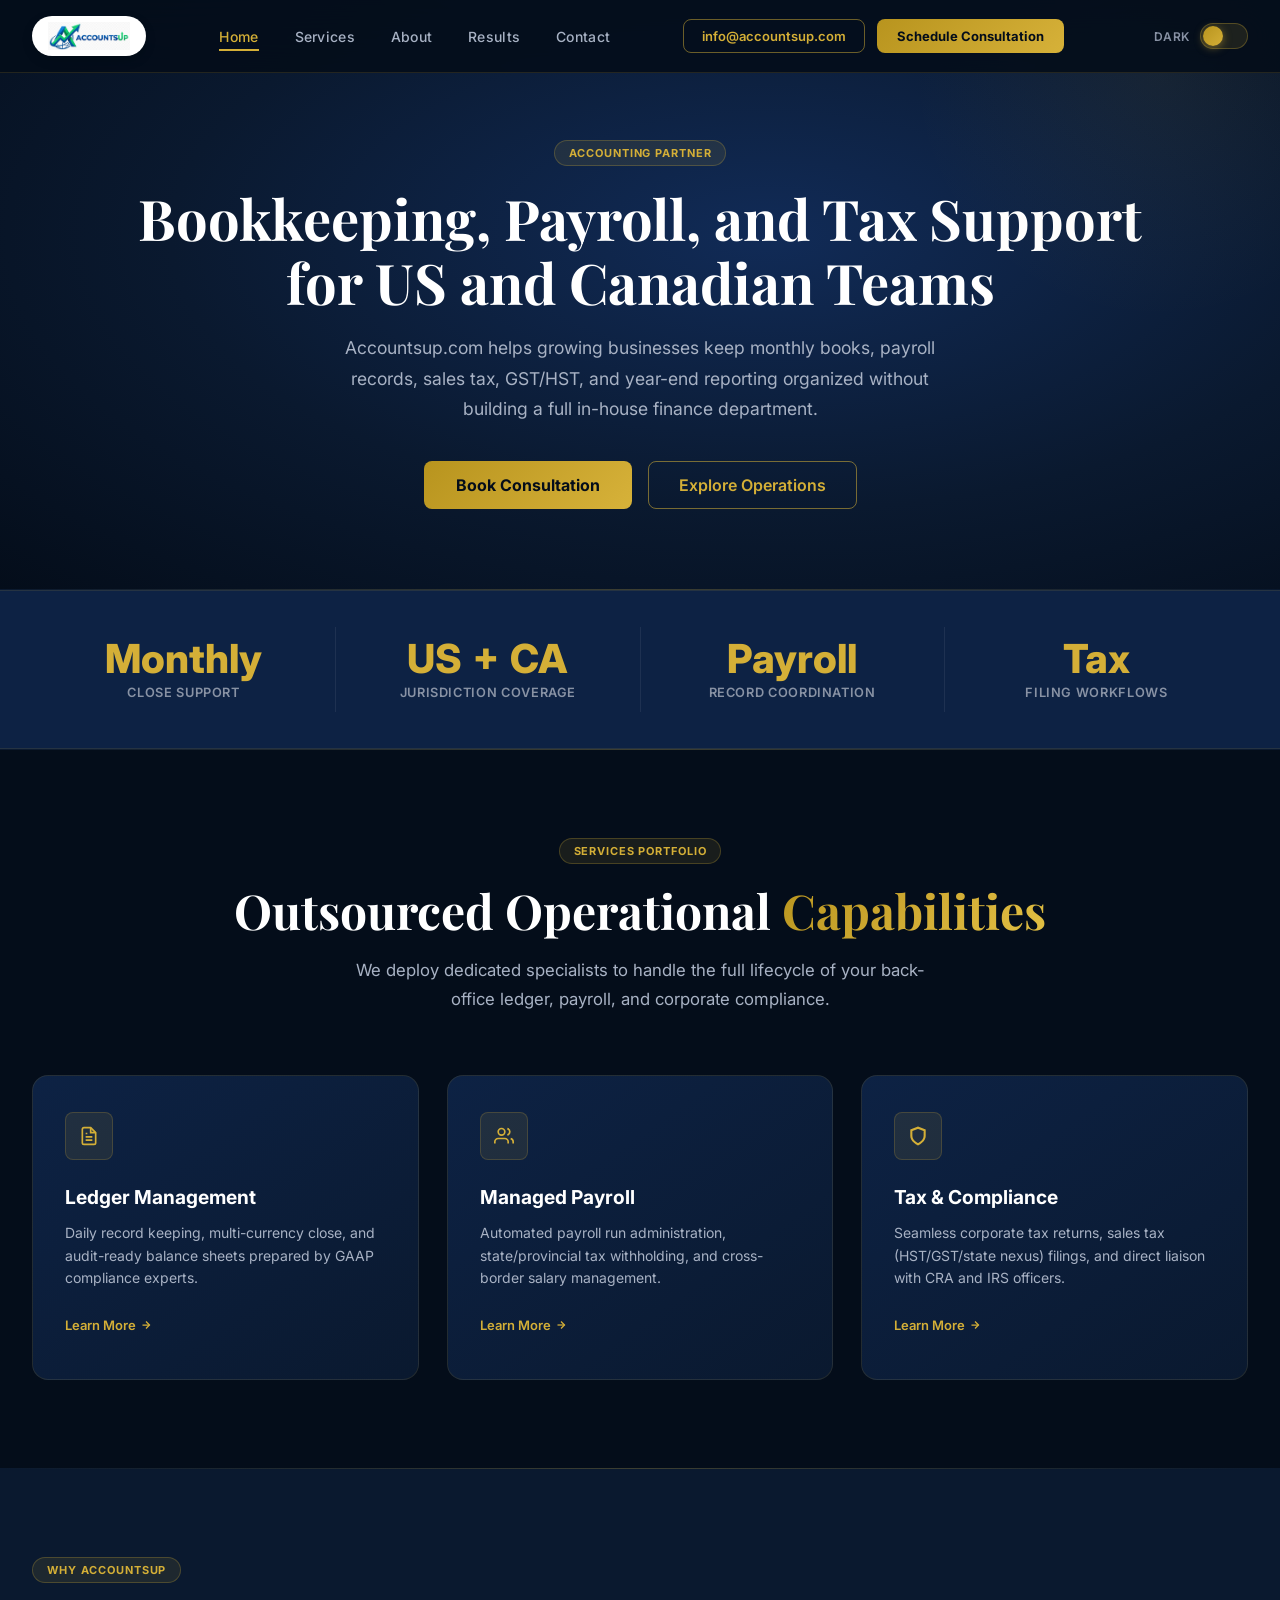
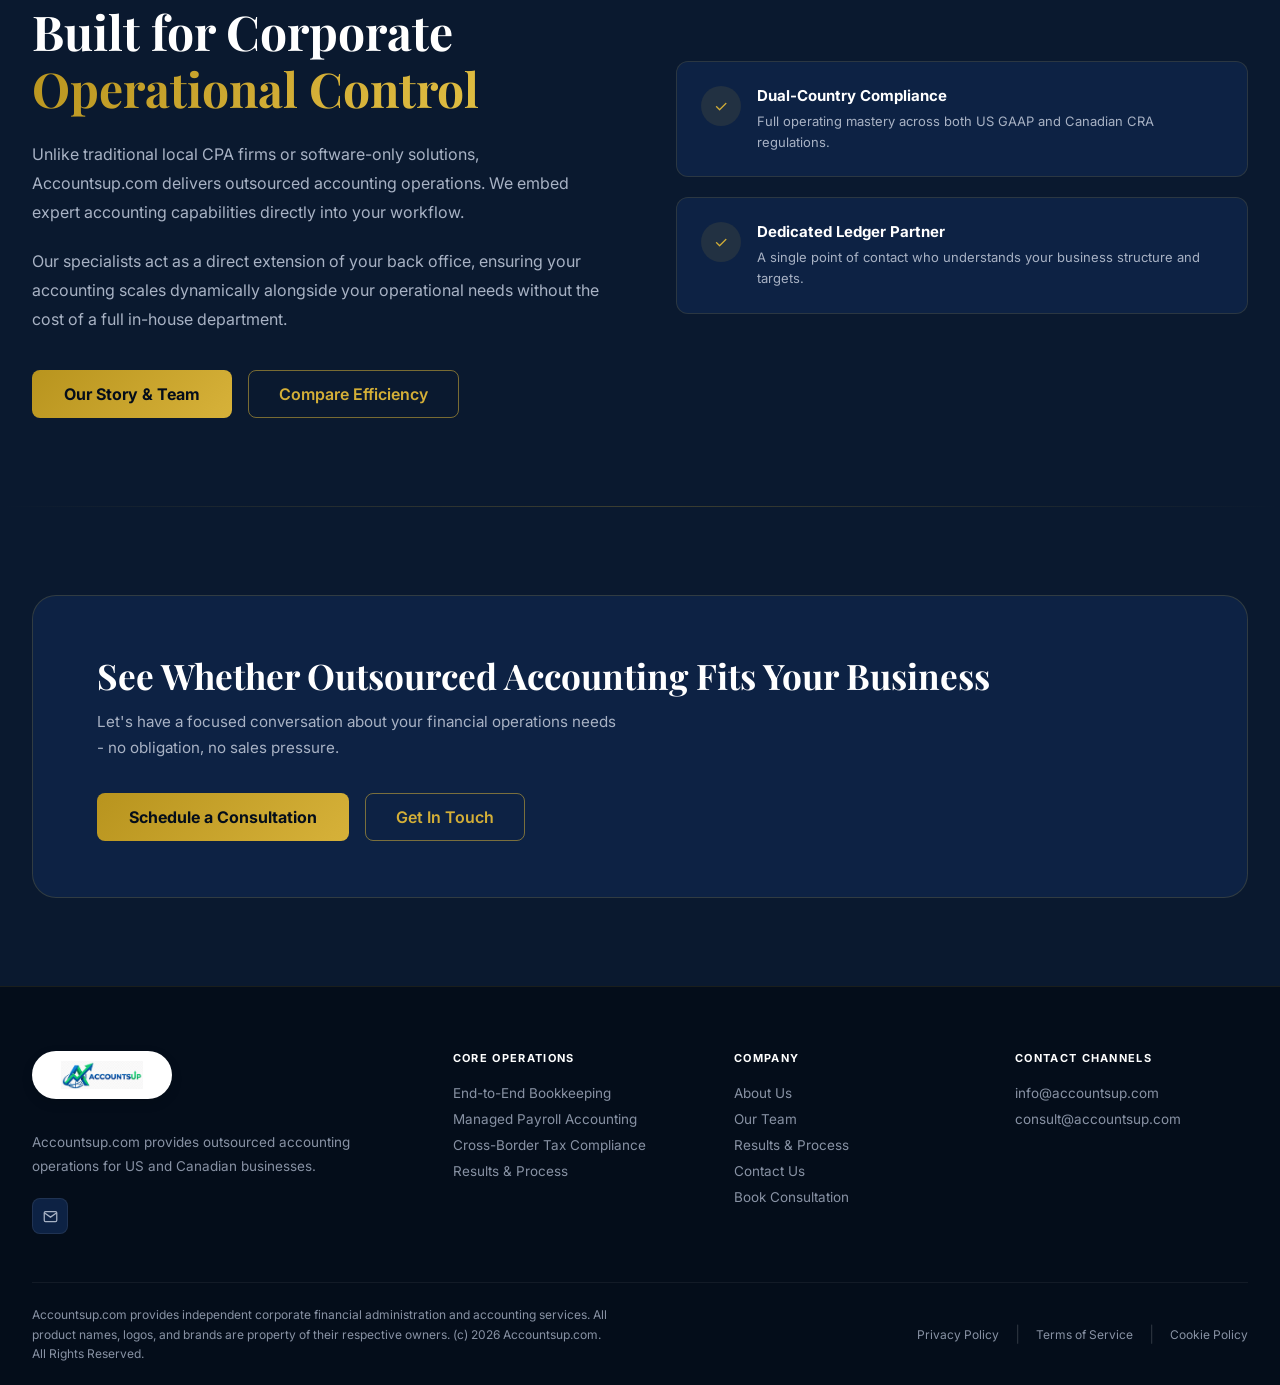
<file: index.html>
﻿<!DOCTYPE html>
<html lang="en">
<head>
<meta charset="UTF-8">
<meta name="viewport" content="width=device-width, initial-scale=1.0">
<meta name="description" content="Accountsup.com - Premium Corporate Accounting & financial operations for US & Canada. Expert bookkeeping, payroll, and tax compliance under US GAAP and CRA regulations.">
<title>Accountsup.com | Corporate Accounting & financial operations</title>
<link rel="stylesheet" href="css/global.css">
</head>
<body class="page-fade-in">

<header id="main-nav">
  <div class="nav-inner">
    <a href="index.html" class="nav-logo" id="logo-nav">
    <img src="assets/logo.png" alt="Accountsup Logo" style="height:48px;width:auto;">
</a>
    <nav class="nav-links" aria-label="Primary navigation">
      <a href="index.html" class="nav-link" id="nav-home">Home</a>
      <a href="services.html" class="nav-link" id="nav-services">Services</a>
      <a href="about.html" class="nav-link" id="nav-about">About</a>
      <a href="performance.html" class="nav-link" id="nav-performance">Results</a>
      <a href="contact.html" class="nav-link" id="nav-contact">Contact</a>
    </nav>
    <div class="nav-actions">
      <a href="mailto:info@accountsup.com" class="btn-outline-sm">info@accountsup.com</a>
      <a href="consultation.html" class="btn-gold-sm" id="nav-consultation">Schedule Consultation</a>
    </div>
    <button class="hamburger" id="hamburger-btn" aria-label="Toggle menu">
      <span></span><span></span><span></span>
    </button>
  </div>
</header>

<div id="mobile-menu">
  <a href="index.html" class="mobile-nav-link" id="mob-nav-home">Home</a>
  <a href="services.html" class="mobile-nav-link" id="mob-nav-services">Services</a>
  <a href="about.html" class="mobile-nav-link" id="mob-nav-about">About</a>
  <a href="performance.html" class="mobile-nav-link" id="mob-nav-performance">Results</a>
  <a href="contact.html" class="mobile-nav-link" id="mob-nav-contact">Contact</a>
  <a href="consultation.html" class="mobile-cta" id="mob-nav-consultation">Schedule Consultation</a>
</div>

<main>
  <div class="page-hero" style="text-align:center;">
    <div class="page-hero-inner">
      <div class="page-hero-chip">Accounting Partner</div>
      <h1>Bookkeeping, Payroll, and Tax Support<br>for US and Canadian Teams</h1>
      <p style="margin: 0 auto 36px auto;">Accountsup.com helps growing businesses keep monthly books, payroll records, sales tax, GST/HST, and year-end reporting organized without building a full in-house finance department.</p>
      <div style="display:flex;gap:16px;flex-wrap:wrap;justify-content:center;">
        <a href="consultation.html" class="btn-gold" id="hero-consult-btn">Book Consultation</a>
        <a href="services.html" class="btn-outline" id="hero-services-btn">Explore Operations</a>
      </div>
    </div>
  </div>

  <div class="section-divider"></div>

  <div class="stats-bar reveal">
    <div class="stat-item"><div class="stat-number">Monthly</div><div class="stat-label">Close Support</div></div>
    <div class="stat-item"><div class="stat-number">US + CA</div><div class="stat-label">Jurisdiction Coverage</div></div>
    <div class="stat-item"><div class="stat-number">Payroll</div><div class="stat-label">Record Coordination</div></div>
    <div class="stat-item"><div class="stat-number">Tax</div><div class="stat-label">Filing Workflows</div></div>
  </div>

  <div class="section-divider"></div>

  <section class="section section-alt">
    <div class="section-inner">
      <div class="section-header reveal">
        <div class="section-chip">Services Portfolio</div>
        <h2 class="section-title">Outsourced Operational <span class="gold-gradient-text">Capabilities</span></h2>
        <p class="section-subtitle">We deploy dedicated specialists to handle the full lifecycle of your back-office ledger, payroll, and corporate compliance.</p>
      </div>
      <div class="grid-3">
        <div class="card reveal" id="svc-bookkeeping-card">
          <div class="card-icon" style="width:48px;height:48px;background:rgba(212,175,55,0.1);border-radius:8px;display:flex;align-items:center;justify-content:center;margin-bottom:24px;">
            <svg width="20" height="20" viewBox="0 0 24 24" fill="none" stroke="var(--gold)" stroke-width="2"><path d="M14 2H6a2 2 0 00-2 2v16a2 2 0 002 2h12a2 2 0 002-2V8z"/><polyline points="14 2 14 8 20 8"/><line x1="16" y1="13" x2="8" y2="13"/><line x1="16" y1="17" x2="8" y2="17"/><polyline points="10 9 9 9 8 9"/></svg>
          </div>
          <h3 class="card-title" style="font-size:1.2rem;font-weight:700;color:var(--white);margin-bottom:12px;">Ledger Management</h3>
          <p class="card-text" style="font-size:14px;color:var(--slate-mid);line-height:1.6;margin-bottom:24px;">Daily record keeping, multi-currency close, and audit-ready balance sheets prepared by GAAP compliance experts.</p>
          <a href="services.html#bookkeeping" class="footer-link" style="color:var(--gold);font-weight:600;font-size:13px;display:inline-flex;align-items:center;gap:4px;">Learn More <svg width="12" height="12" viewBox="0 0 24 24" fill="none" stroke="currentColor" stroke-width="2.5"><line x1="5" y1="12" x2="19" y2="12"/><polyline points="12 5 19 12 12 19"/></svg></a>
        </div>
        
        <div class="card reveal reveal-delay-1" id="svc-payroll-card">
          <div class="card-icon" style="width:48px;height:48px;background:rgba(212,175,55,0.1);border-radius:8px;display:flex;align-items:center;justify-content:center;margin-bottom:24px;">
            <svg width="20" height="20" viewBox="0 0 24 24" fill="none" stroke="var(--gold)" stroke-width="2"><path d="M17 21v-2a4 4 0 00-4-4H5a4 4 0 00-4 4v2"/><circle cx="9" cy="7" r="4"/><path d="M23 21v-2a4 4 0 00-3-3.87"/><path d="M16 3.13a4 4 0 010 7.75"/></svg>
          </div>
          <h3 class="card-title" style="font-size:1.2rem;font-weight:700;color:var(--white);margin-bottom:12px;">Managed Payroll</h3>
          <p class="card-text" style="font-size:14px;color:var(--slate-mid);line-height:1.6;margin-bottom:24px;">Automated payroll run administration, state/provincial tax withholding, and cross-border salary management.</p>
          <a href="services.html#payroll" class="footer-link" style="color:var(--gold);font-weight:600;font-size:13px;display:inline-flex;align-items:center;gap:4px;">Learn More <svg width="12" height="12" viewBox="0 0 24 24" fill="none" stroke="currentColor" stroke-width="2.5"><line x1="5" y1="12" x2="19" y2="12"/><polyline points="12 5 19 12 12 19"/></svg></a>
        </div>

        <div class="card reveal reveal-delay-2" id="svc-tax-card">
          <div class="card-icon" style="width:48px;height:48px;background:rgba(212,175,55,0.1);border-radius:8px;display:flex;align-items:center;justify-content:center;margin-bottom:24px;">
            <svg width="20" height="20" viewBox="0 0 24 24" fill="none" stroke="var(--gold)" stroke-width="2.5"><path d="M12 22s8-4 8-10V5l-8-3-8 3v7c0 6 8 10 8 10z"/></svg>
          </div>
          <h3 class="card-title" style="font-size:1.2rem;font-weight:700;color:var(--white);margin-bottom:12px;">Tax &amp; Compliance</h3>
          <p class="card-text" style="font-size:14px;color:var(--slate-mid);line-height:1.6;margin-bottom:24px;">Seamless corporate tax returns, sales tax (HST/GST/state nexus) filings, and direct liaison with CRA and IRS officers.</p>
          <a href="services.html#tax" class="footer-link" style="color:var(--gold);font-weight:600;font-size:13px;display:inline-flex;align-items:center;gap:4px;">Learn More <svg width="12" height="12" viewBox="0 0 24 24" fill="none" stroke="currentColor" stroke-width="2.5"><line x1="5" y1="12" x2="19" y2="12"/><polyline points="12 5 19 12 12 19"/></svg></a>
        </div>
      </div>
    </div>
  </section>

  <div class="section-divider"></div>

  <section class="section">
    <div class="section-inner">
      <div style="display:grid;grid-template-columns:1fr 1fr;gap:72px;align-items:center;">
        <div class="reveal">
          <div class="section-chip" style="margin-bottom:20px;">Why Accountsup</div>
          <h2 class="section-title" style="text-align:left;margin-bottom:22px;">Built for Corporate <span class="gold-gradient-text">Operational Control</span></h2>
          <p style="color:var(--slate-mid);line-height:1.82;margin-bottom:20px;">Unlike traditional local CPA firms or software-only solutions, Accountsup.com delivers outsourced accounting operations. We embed expert accounting capabilities directly into your workflow.</p>
          <p style="color:var(--slate-mid);line-height:1.82;margin-bottom:36px;">Our specialists act as a direct extension of your back office, ensuring your accounting scales dynamically alongside your operational needs without the cost of a full in-house department.</p>
          <div style="display:flex;gap:16px;flex-wrap:wrap;">
            <a href="about.html" class="btn-gold" id="home-about-link">Our Story &amp; Team</a>
            <a href="performance.html" class="btn-outline" id="home-perf-link">Compare Efficiency</a>
          </div>
        </div>
        <div class="reveal reveal-delay-2">
          <div style="display:grid;grid-template-columns:1fr;gap:20px;">
            <div class="value-card" style="padding:24px;border:1px solid rgba(212,175,55,0.15);border-radius:12px;display:flex;gap:16px;background:var(--navy-800);">
              <div style="width:40px;height:40px;background:rgba(212,175,55,0.1);border-radius:50%;display:flex;align-items:center;justify-content:center;color:var(--gold);flex-shrink:0;">✓</div>
              <div>
                <h4 style="color:var(--white);font-weight:700;margin-bottom:6px;font-size:15px;">Dual-Country Compliance</h4>
                <p style="color:var(--slate-mid);font-size:13px;line-height:1.6;">Full operating mastery across both US GAAP and Canadian CRA regulations.</p>
              </div>
            </div>
            <div class="value-card" style="padding:24px;border:1px solid rgba(212,175,55,0.15);border-radius:12px;display:flex;gap:16px;background:var(--navy-800);">
              <div style="width:40px;height:40px;background:rgba(212,175,55,0.1);border-radius:50%;display:flex;align-items:center;justify-content:center;color:var(--gold);flex-shrink:0;">✓</div>
              <div>
                <h4 style="color:var(--white);font-weight:700;margin-bottom:6px;font-size:15px;">Dedicated Ledger Partner</h4>
                <p style="color:var(--slate-mid);font-size:13px;line-height:1.6;">A single point of contact who understands your business structure and targets.</p>
              </div>
            </div>
          </div>
        </div>
      </div>
    </div>
  </section>

  <div class="section-divider"></div>

  <section class="section">
    <div class="section-inner">
      <div class="cta-banner reveal">
        <div><h2>See Whether Outsourced Accounting Fits Your Business</h2><p>Let's have a focused conversation about your financial operations needs - no obligation, no sales pressure.</p></div>
        <div class="cta-actions">
          <a href="consultation.html" class="btn-gold" id="home-cta-consult">Schedule a Consultation</a>
          <a href="contact.html" class="btn-outline" id="home-cta-contact">Get In Touch</a>
        </div>
      </div>
    </div>
  </section>
</main>

<footer id="main-footer">
  <div class="footer-inner">
    <div class="footer-grid">
      <div><div class="nav-logo" style="margin-bottom:16px;width:140px;height:48px;">Accountsup</div><p class="footer-brand-desc">Accountsup.com provides outsourced accounting operations for US and Canadian businesses.</p><div class="footer-socials"><a href="mailto:info@accountsup.com" class="footer-social" aria-label="Email"><svg width="15" height="15" viewBox="0 0 24 24" fill="none" stroke="currentColor" stroke-width="2"><path d="M4 4h16c1.1 0 2 .9 2 2v12c0 1.1-.9 2-2 2H4c-1.1 0-2-.9-2-2V6c0-1.1.9-2 2-2z"/><polyline points="22,6 12,13 2,6"/></svg></a></div></div>
      <div><div class="footer-col-title">Core Operations</div><a href="services.html#bookkeeping" class="footer-link">End-to-End Bookkeeping</a><a href="services.html#payroll" class="footer-link">Managed Payroll Accounting</a><a href="services.html#tax" class="footer-link">Cross-Border Tax Compliance</a><a href="performance.html" class="footer-link">Results & Process</a></div>
      <div><div class="footer-col-title">Company</div><a href="about.html" class="footer-link">About Us</a><a href="about.html#team" class="footer-link">Our Team</a><a href="performance.html" class="footer-link">Results & Process</a><a href="contact.html" class="footer-link">Contact Us</a><a href="consultation.html" class="footer-link">Book Consultation</a></div>
      <div><div class="footer-col-title">Contact Channels</div><a href="mailto:info@accountsup.com" class="footer-link">info@accountsup.com</a><a href="mailto:consult@accountsup.com" class="footer-link">consult@accountsup.com</a></div>
    </div>
    <div class="footer-bottom"><p class="footer-legal">Accountsup.com provides independent corporate financial administration and accounting services. All product names, logos, and brands are property of their respective owners. (c) 2026 Accountsup.com. All Rights Reserved.</p><div class="footer-policy-links"><a href="privacy.html">Privacy Policy</a><span>|</span><a href="terms.html">Terms of Service</a><span>|</span><a href="cookies.html">Cookie Policy</a></div></div>
  </div>
</footer>

<button id="back-to-top" aria-label="Back to top">
  <svg width="20" height="20" viewBox="0 0 24 24" fill="none" stroke="#040d1a" stroke-width="2.8"><path d="M18 15l-6-6-6 6"/></svg>
</button>

<style>
@keyframes floatCard { 0%,100%{transform:translateY(0)} 50%{transform:translateY(-14px)} }
@keyframes pulse { 0%,100%{opacity:1} 50%{opacity:.4} }
@media (max-width:900px){ [style*="grid-template-columns:1fr 1fr"]:first-of-type{grid-template-columns:1fr!important} }
</style>
<script src="js/nav.js"></script>
</body>
</html>
</file>
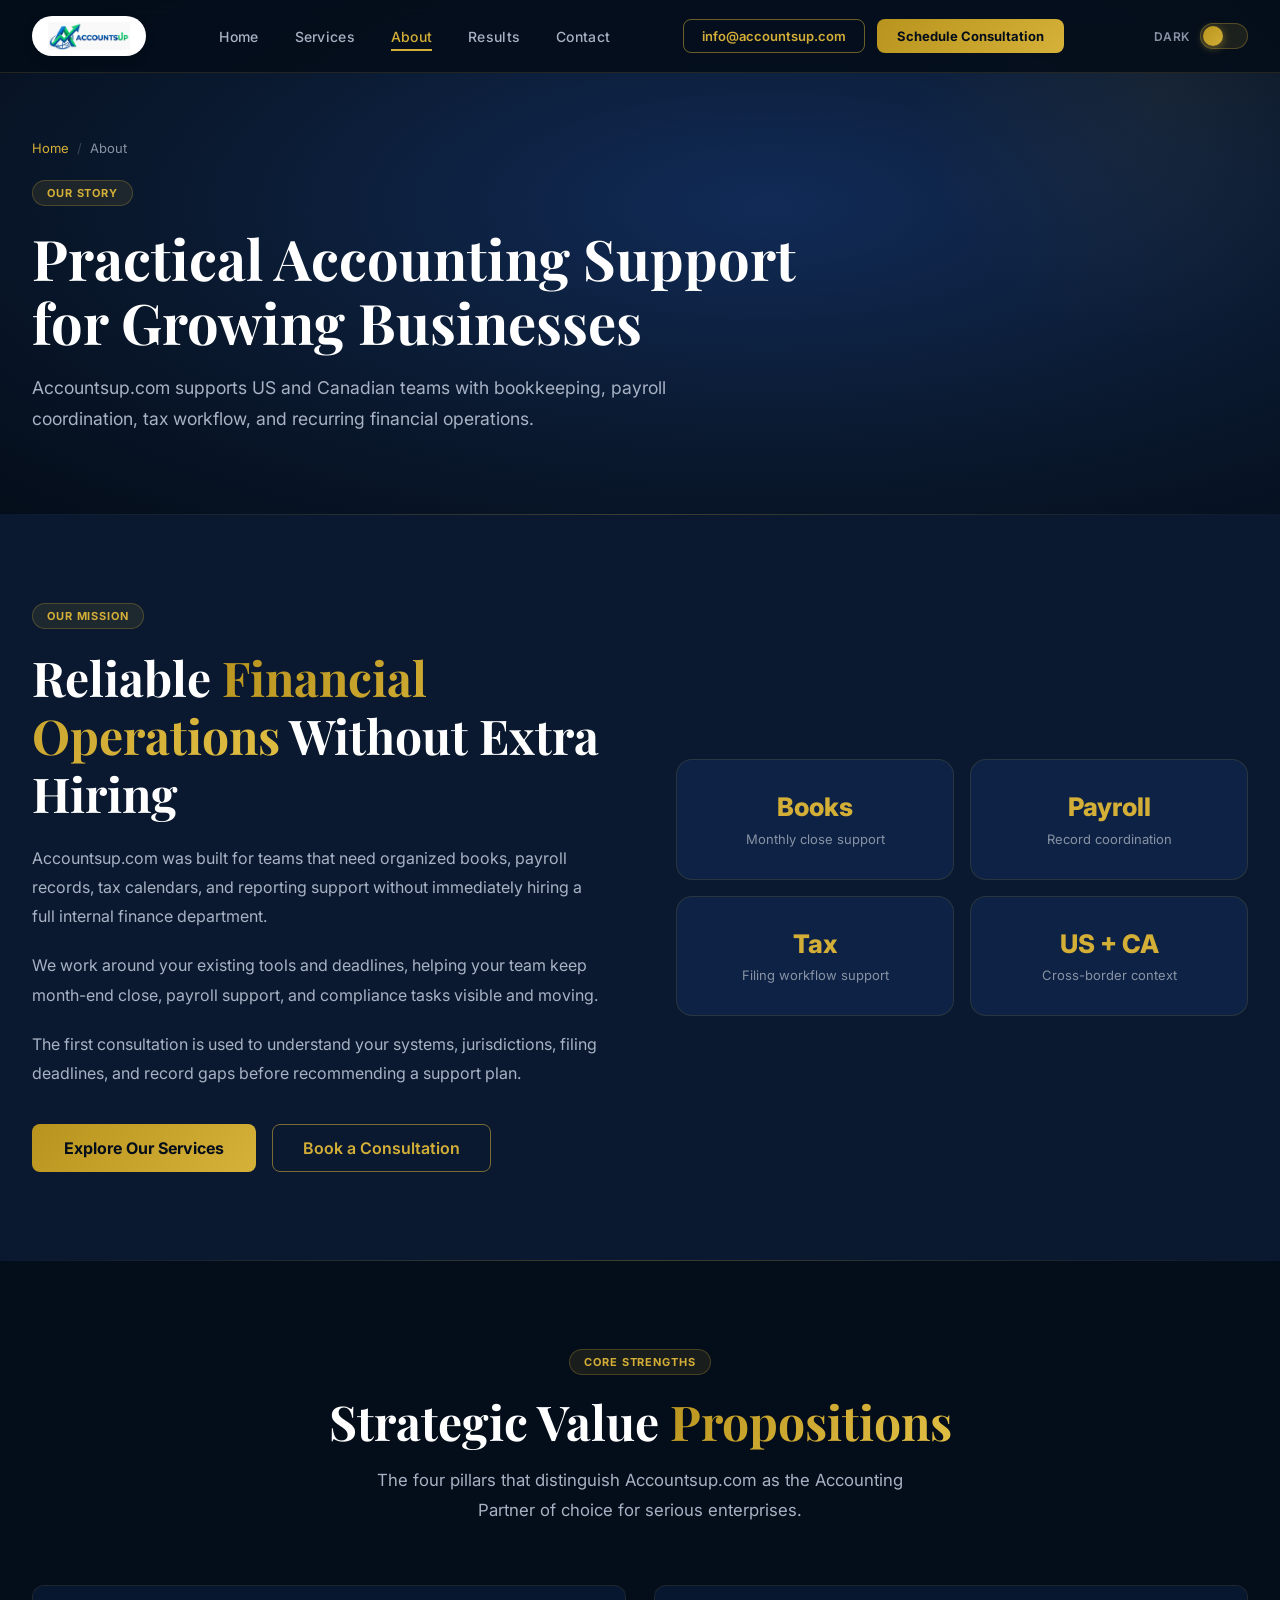
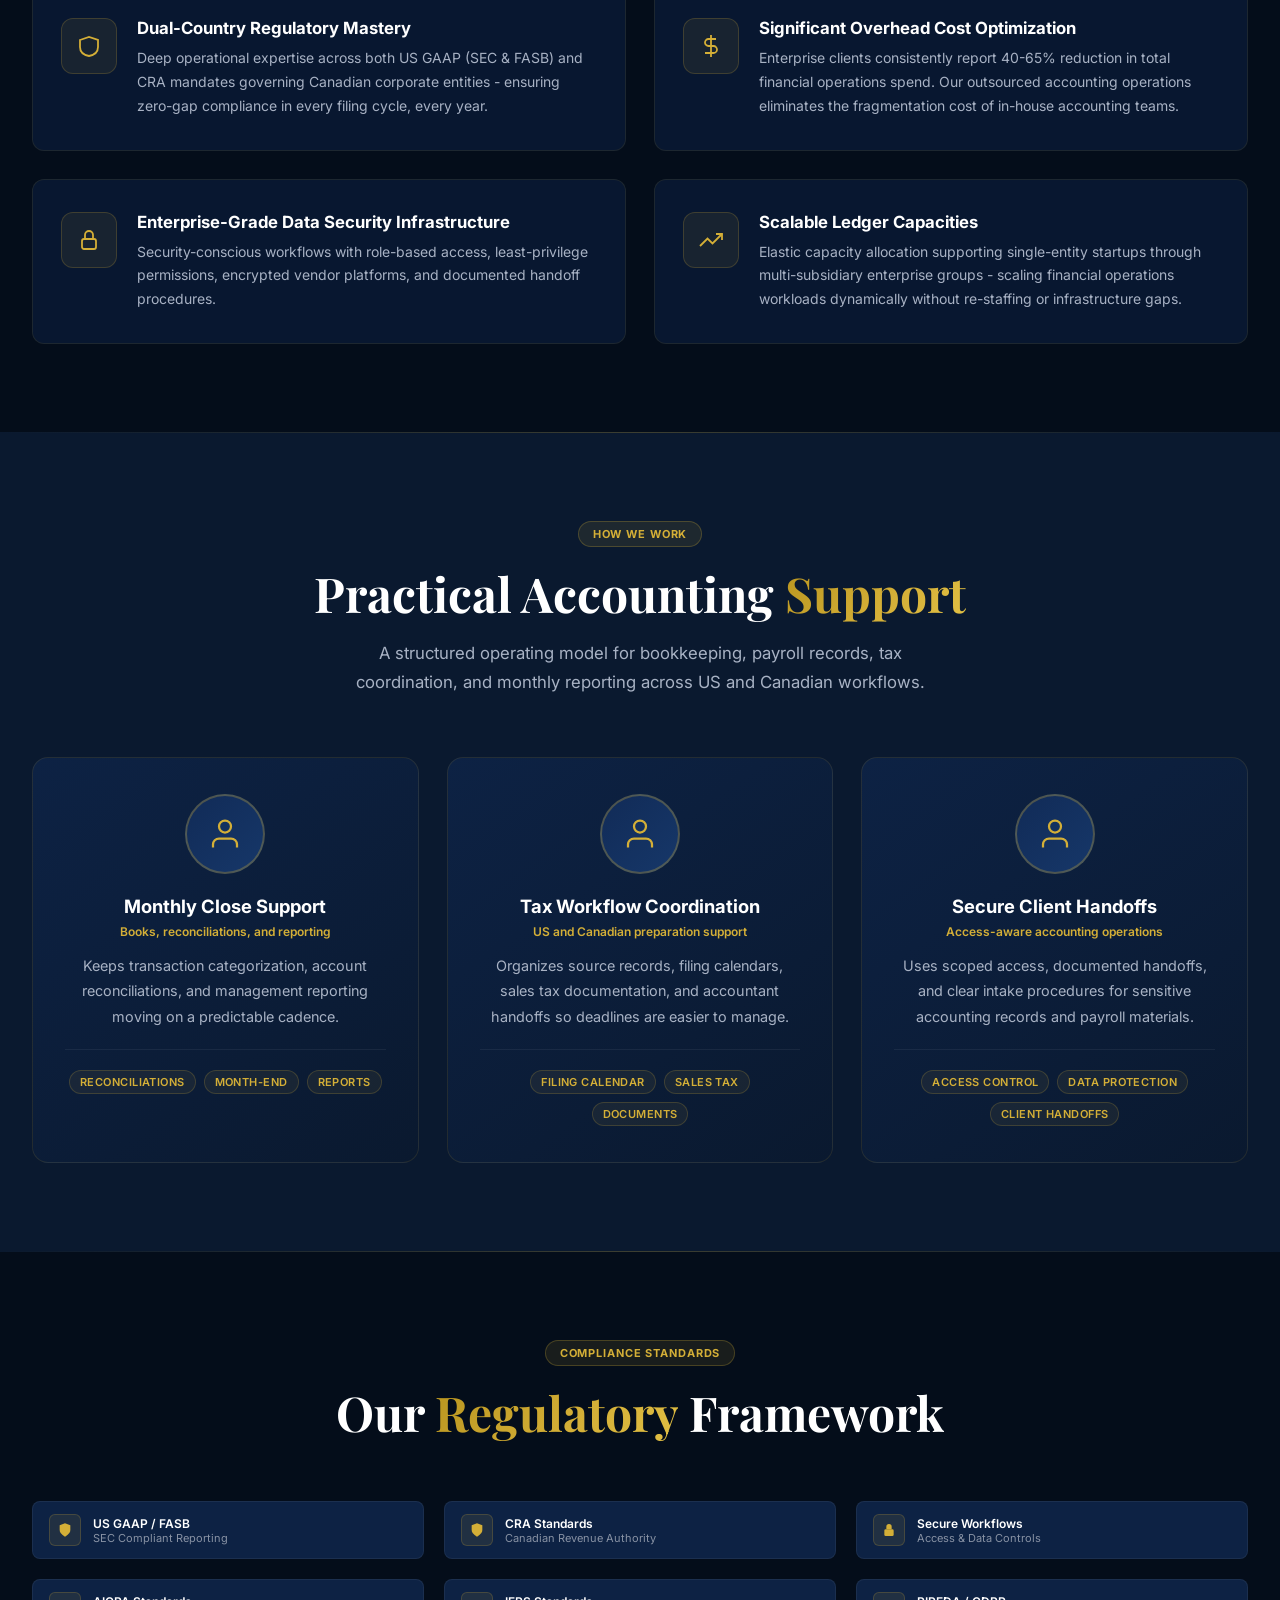
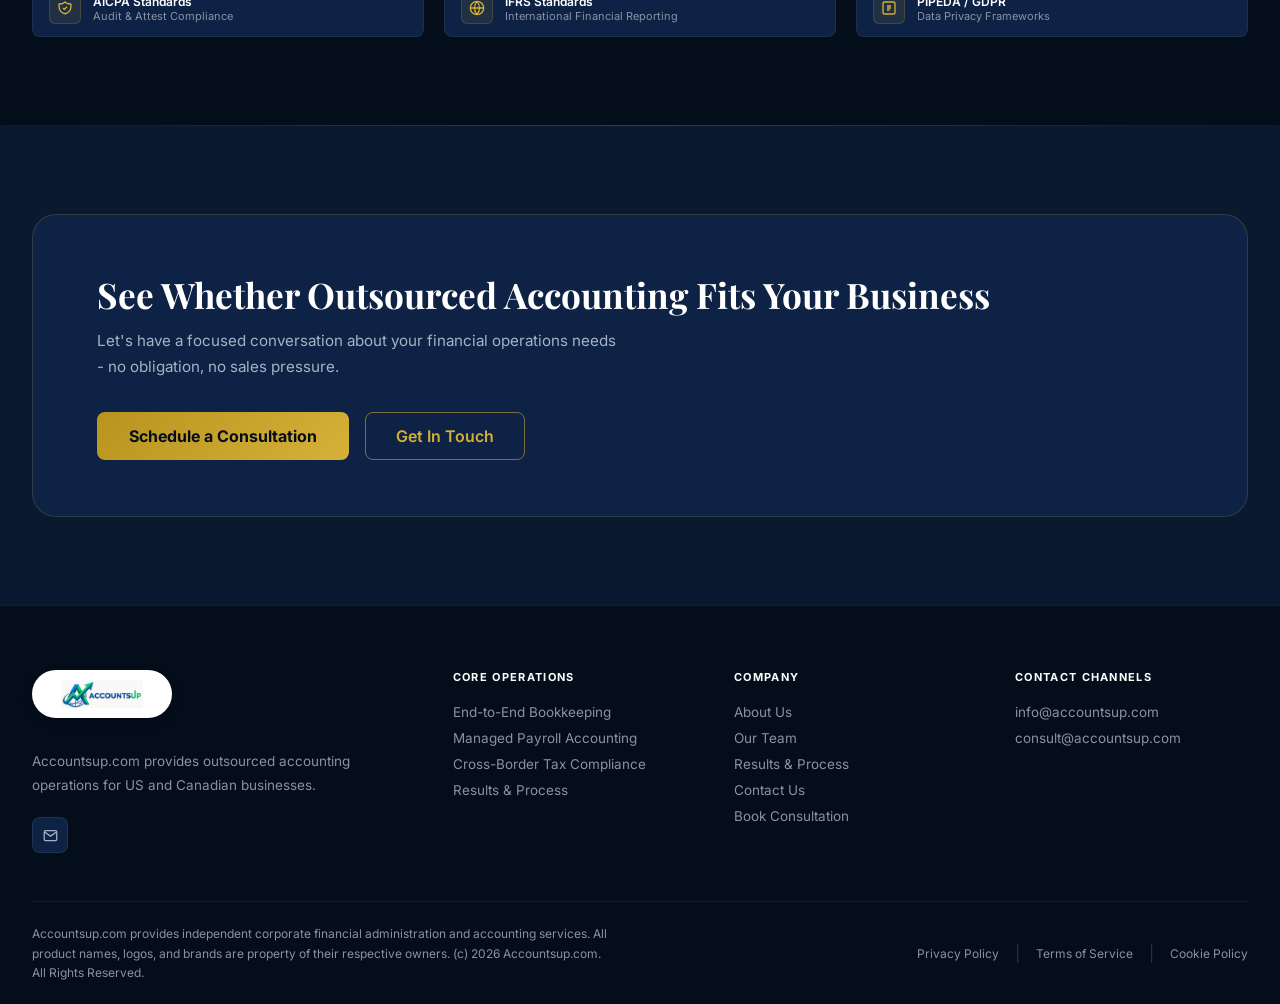
<file: about.html>
﻿<!DOCTYPE html>
<html lang="en">
<head>
<meta charset="UTF-8">
<meta name="viewport" content="width=device-width, initial-scale=1.0">
<meta name="description" content="About Accountsup.com - Our story, mission, and the Accounting Partner team delivering outsourced accounting operations across US and Canada.">
<title>About Us | Accountsup.com</title>
<link rel="stylesheet" href="css/global.css">
</head>
<body class="page-fade-in">

<header id="main-nav">
  <div class="nav-inner">
    <a href="index.html" class="nav-logo">Accountsup</a>
    <nav class="nav-links" aria-label="Primary navigation">
      <a href="index.html" class="nav-link" id="nav-home">Home</a>
      <a href="services.html" class="nav-link" id="nav-services">Services</a>
      <a href="about.html" class="nav-link" id="nav-about">About</a>
      <a href="performance.html" class="nav-link" id="nav-performance">Results</a>
      <a href="contact.html" class="nav-link" id="nav-contact">Contact</a>
    </nav>
    <div class="nav-actions">
      <a href="mailto:info@accountsup.com" class="btn-outline-sm">info@accountsup.com</a>
      <a href="consultation.html" class="btn-gold-sm" id="nav-consultation">Schedule Consultation</a>
    </div>
    <button class="hamburger" id="hamburger-btn" aria-label="Toggle menu"><span></span><span></span><span></span></button>
  </div>
</header>
<div id="mobile-menu">
  <a href="index.html" class="mobile-nav-link" id="mob-nav-home">Home</a>
  <a href="services.html" class="mobile-nav-link" id="mob-nav-services">Services</a>
  <a href="about.html" class="mobile-nav-link" id="mob-nav-about">About</a>
  <a href="performance.html" class="mobile-nav-link" id="mob-nav-performance">Results</a>
  <a href="contact.html" class="mobile-nav-link" id="mob-nav-contact">Contact</a>
  <a href="consultation.html" class="mobile-cta" id="mob-nav-consultation">Schedule Consultation</a>
</div>

<main>
  <div class="page-hero">
    <div class="page-hero-inner">
      <div class="breadcrumb"><a href="index.html">Home</a><span class="breadcrumb-sep">/</span><span>About</span></div>
      <div class="page-hero-chip">Our Story</div>
      <h1>Practical Accounting Support<br>for Growing Businesses</h1>
      <p>Accountsup.com supports US and Canadian teams with bookkeeping, payroll coordination, tax workflow, and recurring financial operations.</p>
    </div>
  </div>

  <div class="section-divider"></div>

  <section class="section">
    <div class="section-inner">
      <div style="display:grid;grid-template-columns:1fr 1fr;gap:72px;align-items:center;">
        <div class="reveal">
          <div class="section-chip" style="margin-bottom:20px;">Our Mission</div>
          <h2 class="section-title" style="text-align:left;margin-bottom:22px;">Reliable <span class="gold-gradient-text">Financial Operations</span> Without Extra Hiring</h2>
          <p style="color:var(--slate-mid);line-height:1.82;margin-bottom:20px;">Accountsup.com was built for teams that need organized books, payroll records, tax calendars, and reporting support without immediately hiring a full internal finance department.</p>
          <p style="color:var(--slate-mid);line-height:1.82;margin-bottom:20px;">We work around your existing tools and deadlines, helping your team keep month-end close, payroll support, and compliance tasks visible and moving.</p>
          <p style="color:var(--slate-mid);line-height:1.82;margin-bottom:36px;">The first consultation is used to understand your systems, jurisdictions, filing deadlines, and record gaps before recommending a support plan.</p>
          <div style="display:flex;gap:16px;flex-wrap:wrap;">
            <a href="services.html" class="btn-gold" id="about-services-link">Explore Our Services</a>
            <a href="consultation.html" class="btn-outline" id="about-consult-link">Book a Consultation</a>
          </div>
        </div>
        <div class="reveal reveal-delay-2">
          <div style="display:grid;grid-template-columns:1fr 1fr;gap:16px;">
            <div style="background:var(--navy-800);border:1px solid rgba(212,175,55,0.14);border-radius:16px;padding:32px 24px;text-align:center;">
              <div style="font-size:1.6rem;font-weight:800;color:var(--gold);line-height:1.2;margin-bottom:8px;">Books</div>
              <div style="font-size:13px;color:var(--slate-soft);">Monthly close support</div>
            </div>
            <div style="background:var(--navy-800);border:1px solid rgba(212,175,55,0.14);border-radius:16px;padding:32px 24px;text-align:center;">
              <div style="font-size:1.6rem;font-weight:800;color:var(--gold);line-height:1.2;margin-bottom:8px;">Payroll</div>
              <div style="font-size:13px;color:var(--slate-soft);">Record coordination</div>
            </div>
            <div style="background:var(--navy-800);border:1px solid rgba(212,175,55,0.14);border-radius:16px;padding:32px 24px;text-align:center;">
              <div style="font-size:1.6rem;font-weight:800;color:var(--gold);line-height:1.2;margin-bottom:8px;">Tax</div>
              <div style="font-size:13px;color:var(--slate-soft);">Filing workflow support</div>
            </div>
            <div style="background:var(--navy-800);border:1px solid rgba(212,175,55,0.14);border-radius:16px;padding:32px 24px;text-align:center;">
              <div style="font-size:1.6rem;font-weight:800;color:var(--gold);line-height:1.2;margin-bottom:8px;">US + CA</div>
              <div style="font-size:13px;color:var(--slate-soft);">Cross-border context</div>
            </div>
          </div>
        </div>
      </div>
    </div>
  </section>

  <div class="section-divider"></div>

  <section class="section section-alt">
    <div class="section-inner">
      <div class="section-header reveal">
        <div class="section-chip">Core Strengths</div>
        <h2 class="section-title">Strategic Value <span class="gold-gradient-text">Propositions</span></h2>
        <p class="section-subtitle">The four pillars that distinguish Accountsup.com as the Accounting Partner of choice for serious enterprises.</p>
      </div>
      <div class="grid-2">
        <div class="value-card reveal" id="about-vp-reg">
          <div class="card-icon" style="flex-shrink:0;"><svg width="24" height="24" viewBox="0 0 24 24" fill="none" stroke="var(--gold)" stroke-width="1.8"><path d="M3 6l9-3 9 3v7c0 4.5-3.5 8-9 9C6.5 21 3 17.5 3 13V6z"/></svg></div>
          <div><h3>Dual-Country Regulatory Mastery</h3><p>Deep operational expertise across both US GAAP (SEC &amp; FASB) and CRA mandates governing Canadian corporate entities - ensuring zero-gap compliance in every filing cycle, every year.</p></div>
        </div>
        <div class="value-card reveal reveal-delay-1" id="about-vp-cost">
          <div class="card-icon" style="flex-shrink:0;"><svg width="24" height="24" viewBox="0 0 24 24" fill="none" stroke="var(--gold)" stroke-width="1.8"><path d="M12 1v22M17 5H9.5a3.5 3.5 0 000 7h5a3.5 3.5 0 010 7H6"/></svg></div>
          <div><h3>Significant Overhead Cost Optimization</h3><p>Enterprise clients consistently report 40-65% reduction in total financial operations spend. Our outsourced accounting operations eliminates the fragmentation cost of in-house accounting teams.</p></div>
        </div>
        <div class="value-card reveal reveal-delay-2" id="about-vp-sec">
          <div class="card-icon" style="flex-shrink:0;"><svg width="24" height="24" viewBox="0 0 24 24" fill="none" stroke="var(--gold)" stroke-width="1.8"><rect x="5" y="11" width="14" height="10" rx="2"/><path d="M8 11V7a4 4 0 018 0v4"/></svg></div>
          <div><h3>Enterprise-Grade Data Security Infrastructure</h3><p>Security-conscious workflows with role-based access, least-privilege permissions, encrypted vendor platforms, and documented handoff procedures.</p></div>
        </div>
        <div class="value-card reveal reveal-delay-3" id="about-vp-scale">
          <div class="card-icon" style="flex-shrink:0;"><svg width="24" height="24" viewBox="0 0 24 24" fill="none" stroke="var(--gold)" stroke-width="1.8"><polyline points="23 6 13.5 15.5 8.5 10.5 1 18"/><polyline points="17 6 23 6 23 12"/></svg></div>
          <div><h3>Scalable Ledger Capacities</h3><p>Elastic capacity allocation supporting single-entity startups through multi-subsidiary enterprise groups - scaling financial operations workloads dynamically without re-staffing or infrastructure gaps.</p></div>
        </div>
      </div>
    </div>
  </section>

  <div class="section-divider"></div>

  <section class="section" id="team">
    <div class="section-inner">
      <div class="section-header reveal">
        <div class="section-chip">How We Work</div>
        <h2 class="section-title">Practical Accounting <span class="gold-gradient-text">Support</span></h2>
        <p class="section-subtitle">A structured operating model for bookkeeping, payroll records, tax coordination, and monthly reporting across US and Canadian workflows.</p>
      </div>
      <div class="grid-3">
        <div class="card reveal" id="team-card-1" style="text-align:center;">
          <div style="width:80px;height:80px;border-radius:50%;background:linear-gradient(135deg,var(--navy-700),var(--navy-600));border:2px solid rgba(212,175,55,0.3);margin:0 auto 20px;display:flex;align-items:center;justify-content:center;">
            <svg width="36" height="36" viewBox="0 0 24 24" fill="none" stroke="var(--gold)" stroke-width="1.5"><path d="M20 21v-2a4 4 0 00-4-4H8a4 4 0 00-4 4v2"/><circle cx="12" cy="7" r="4"/></svg>
          </div>
          <h3 class="card-title" style="margin-bottom:4px;">Monthly Close Support</h3>
          <div style="font-size:12px;color:var(--gold);font-weight:600;margin-bottom:14px;">Books, reconciliations, and reporting</div>
          <p class="card-text">Keeps transaction categorization, account reconciliations, and management reporting moving on a predictable cadence.</p>
          <div class="card-footer" style="justify-content:center;">
            <span class="tech-badge">Reconciliations</span><span class="tech-badge">Month-End</span><span class="tech-badge">Reports</span>
          </div>
        </div>
        <div class="card reveal reveal-delay-1" id="team-card-2" style="text-align:center;">
          <div style="width:80px;height:80px;border-radius:50%;background:linear-gradient(135deg,var(--navy-700),var(--navy-600));border:2px solid rgba(212,175,55,0.3);margin:0 auto 20px;display:flex;align-items:center;justify-content:center;">
            <svg width="36" height="36" viewBox="0 0 24 24" fill="none" stroke="var(--gold)" stroke-width="1.5"><path d="M20 21v-2a4 4 0 00-4-4H8a4 4 0 00-4 4v2"/><circle cx="12" cy="7" r="4"/></svg>
          </div>
          <h3 class="card-title" style="margin-bottom:4px;">Tax Workflow Coordination</h3>
          <div style="font-size:12px;color:var(--gold);font-weight:600;margin-bottom:14px;">US and Canadian preparation support</div>
          <p class="card-text">Organizes source records, filing calendars, sales tax documentation, and accountant handoffs so deadlines are easier to manage.</p>
          <div class="card-footer" style="justify-content:center;">
            <span class="tech-badge">Filing Calendar</span><span class="tech-badge">Sales Tax</span><span class="tech-badge">Documents</span>
          </div>
        </div>
        <div class="card reveal reveal-delay-2" id="team-card-3" style="text-align:center;">
          <div style="width:80px;height:80px;border-radius:50%;background:linear-gradient(135deg,var(--navy-700),var(--navy-600));border:2px solid rgba(212,175,55,0.3);margin:0 auto 20px;display:flex;align-items:center;justify-content:center;">
            <svg width="36" height="36" viewBox="0 0 24 24" fill="none" stroke="var(--gold)" stroke-width="1.5"><path d="M20 21v-2a4 4 0 00-4-4H8a4 4 0 00-4 4v2"/><circle cx="12" cy="7" r="4"/></svg>
          </div>
          <h3 class="card-title" style="margin-bottom:4px;">Secure Client Handoffs</h3>
          <div style="font-size:12px;color:var(--gold);font-weight:600;margin-bottom:14px;">Access-aware accounting operations</div>
          <p class="card-text">Uses scoped access, documented handoffs, and clear intake procedures for sensitive accounting records and payroll materials.</p>
          <div class="card-footer" style="justify-content:center;">
            <span class="tech-badge">Access Control</span><span class="tech-badge">Data Protection</span><span class="tech-badge">Client Handoffs</span>
          </div>
        </div>
      </div>
    </div>
  </section>

  <div class="section-divider"></div>

  <section class="section section-alt">
    <div class="section-inner">
      <div class="section-header reveal">
        <div class="section-chip">Compliance Standards</div>
        <h2 class="section-title">Our <span class="gold-gradient-text">Regulatory</span> Framework</h2>
      </div>
      <div style="display:grid;grid-template-columns:repeat(3,1fr);gap:20px;" class="reveal" id="compliance-grid">
        <div class="compliance-badge"><div class="compliance-badge-icon"><svg width="16" height="16" viewBox="0 0 24 24" fill="var(--gold)"><path d="M12 22s8-4 8-10V5l-8-3-8 3v7c0 6 8 10 8 10z"/></svg></div><div><div class="compliance-badge-title">US GAAP / FASB</div><div class="compliance-badge-sub">SEC Compliant Reporting</div></div></div>
        <div class="compliance-badge"><div class="compliance-badge-icon"><svg width="16" height="16" viewBox="0 0 24 24" fill="var(--gold)"><path d="M12 22s8-4 8-10V5l-8-3-8 3v7c0 6 8 10 8 10z"/></svg></div><div><div class="compliance-badge-title">CRA Standards</div><div class="compliance-badge-sub">Canadian Revenue Authority</div></div></div>
        <div class="compliance-badge"><div class="compliance-badge-icon"><svg width="16" height="16" viewBox="0 0 24 24" fill="var(--gold)"><rect x="5" y="11" width="14" height="10" rx="2"/><path d="M8 11V7a4 4 0 018 0v4"/></svg></div><div><div class="compliance-badge-title">Secure Workflows</div><div class="compliance-badge-sub">Access & Data Controls</div></div></div>
        <div class="compliance-badge"><div class="compliance-badge-icon"><svg width="16" height="16" viewBox="0 0 24 24" fill="none" stroke="var(--gold)" stroke-width="2"><path d="M9 12l2 2 4-4m5.618-4.016A11.955 11.955 0 0112 2.944a11.955 11.955 0 01-8.618 3.04A12.02 12.02 0 003 9c0 5.591 3.824 10.29 9 11.622 5.176-1.332 9-6.03 9-11.622 0-1.042-.133-2.052-.382-3.016z"/></svg></div><div><div class="compliance-badge-title">AICPA Standards</div><div class="compliance-badge-sub">Audit &amp; Attest Compliance</div></div></div>
        <div class="compliance-badge"><div class="compliance-badge-icon"><svg width="16" height="16" viewBox="0 0 24 24" fill="none" stroke="var(--gold)" stroke-width="2"><circle cx="12" cy="12" r="10"/><path d="M2 12h20M12 2a15.3 15.3 0 010 20M12 2a15.3 15.3 0 000 20"/></svg></div><div><div class="compliance-badge-title">IFRS Standards</div><div class="compliance-badge-sub">International Financial Reporting</div></div></div>
        <div class="compliance-badge"><div class="compliance-badge-icon"><svg width="16" height="16" viewBox="0 0 24 24" fill="none" stroke="var(--gold)" stroke-width="2"><rect x="3" y="3" width="18" height="18" rx="2"/><path d="M9 9h6M9 12h6M9 15h4"/></svg></div><div><div class="compliance-badge-title">PIPEDA / GDPR</div><div class="compliance-badge-sub">Data Privacy Frameworks</div></div></div>
      </div>
    </div>
  </section>

  <div class="section-divider"></div>

  <section class="section">
    <div class="section-inner">
      <div class="cta-banner reveal">
        <div><h2>See Whether Outsourced Accounting Fits Your Business</h2><p>Let's have a focused conversation about your financial operations needs - no obligation, no sales pressure.</p></div>
        <div class="cta-actions">
          <a href="consultation.html" class="btn-gold" id="about-cta-consult">Schedule a Consultation</a>
          <a href="contact.html" class="btn-outline" id="about-cta-contact">Get In Touch</a>
        </div>
      </div>
    </div>
  </section>
</main>

<footer id="main-footer">
  <div class="footer-inner">
    <div class="footer-grid">
      <div><div class="nav-logo" style="margin-bottom:16px;width:140px;height:48px;">Accountsup</div><p class="footer-brand-desc">Accountsup.com provides outsourced accounting operations for US and Canadian businesses.</p><div class="footer-socials"><a href="mailto:info@accountsup.com" class="footer-social" aria-label="Email"><svg width="15" height="15" viewBox="0 0 24 24" fill="none" stroke="currentColor" stroke-width="2"><path d="M4 4h16c1.1 0 2 .9 2 2v12c0 1.1-.9 2-2 2H4c-1.1 0-2-.9-2-2V6c0-1.1.9-2 2-2z"/><polyline points="22,6 12,13 2,6"/></svg></a></div></div>
      <div><div class="footer-col-title">Core Operations</div><a href="services.html#bookkeeping" class="footer-link">End-to-End Bookkeeping</a><a href="services.html#payroll" class="footer-link">Managed Payroll Accounting</a><a href="services.html#tax" class="footer-link">Cross-Border Tax Compliance</a><a href="performance.html" class="footer-link">Results & Process</a></div>
      <div><div class="footer-col-title">Company</div><a href="about.html" class="footer-link">About Us</a><a href="about.html#team" class="footer-link">Our Team</a><a href="performance.html" class="footer-link">Results & Process</a><a href="contact.html" class="footer-link">Contact Us</a><a href="consultation.html" class="footer-link">Book Consultation</a></div>
      <div><div class="footer-col-title">Contact Channels</div><a href="mailto:info@accountsup.com" class="footer-link">info@accountsup.com</a><a href="mailto:consult@accountsup.com" class="footer-link">consult@accountsup.com</a></div>
    </div>
    <div class="footer-bottom"><p class="footer-legal">Accountsup.com provides independent corporate financial administration and accounting services. All product names, logos, and brands are property of their respective owners. (c) 2026 Accountsup.com. All Rights Reserved.</p><div class="footer-policy-links"><a href="privacy.html">Privacy Policy</a><span>|</span><a href="terms.html">Terms of Service</a><span>|</span><a href="cookies.html">Cookie Policy</a></div></div>
  </div>
</footer>
<button id="back-to-top" aria-label="Back to top"><svg width="20" height="20" viewBox="0 0 24 24" fill="none" stroke="#040d1a" stroke-width="2.8"><path d="M18 15l-6-6-6 6"/></svg></button>
<style>@media(max-width:900px){[style*="grid-template-columns:1fr 1fr"]{grid-template-columns:1fr!important}[style*="grid-template-columns:repeat(3,1fr)"]{grid-template-columns:1fr 1fr!important}}</style>
<script src="js/nav.js"></script>
</body>
</html>
</file>
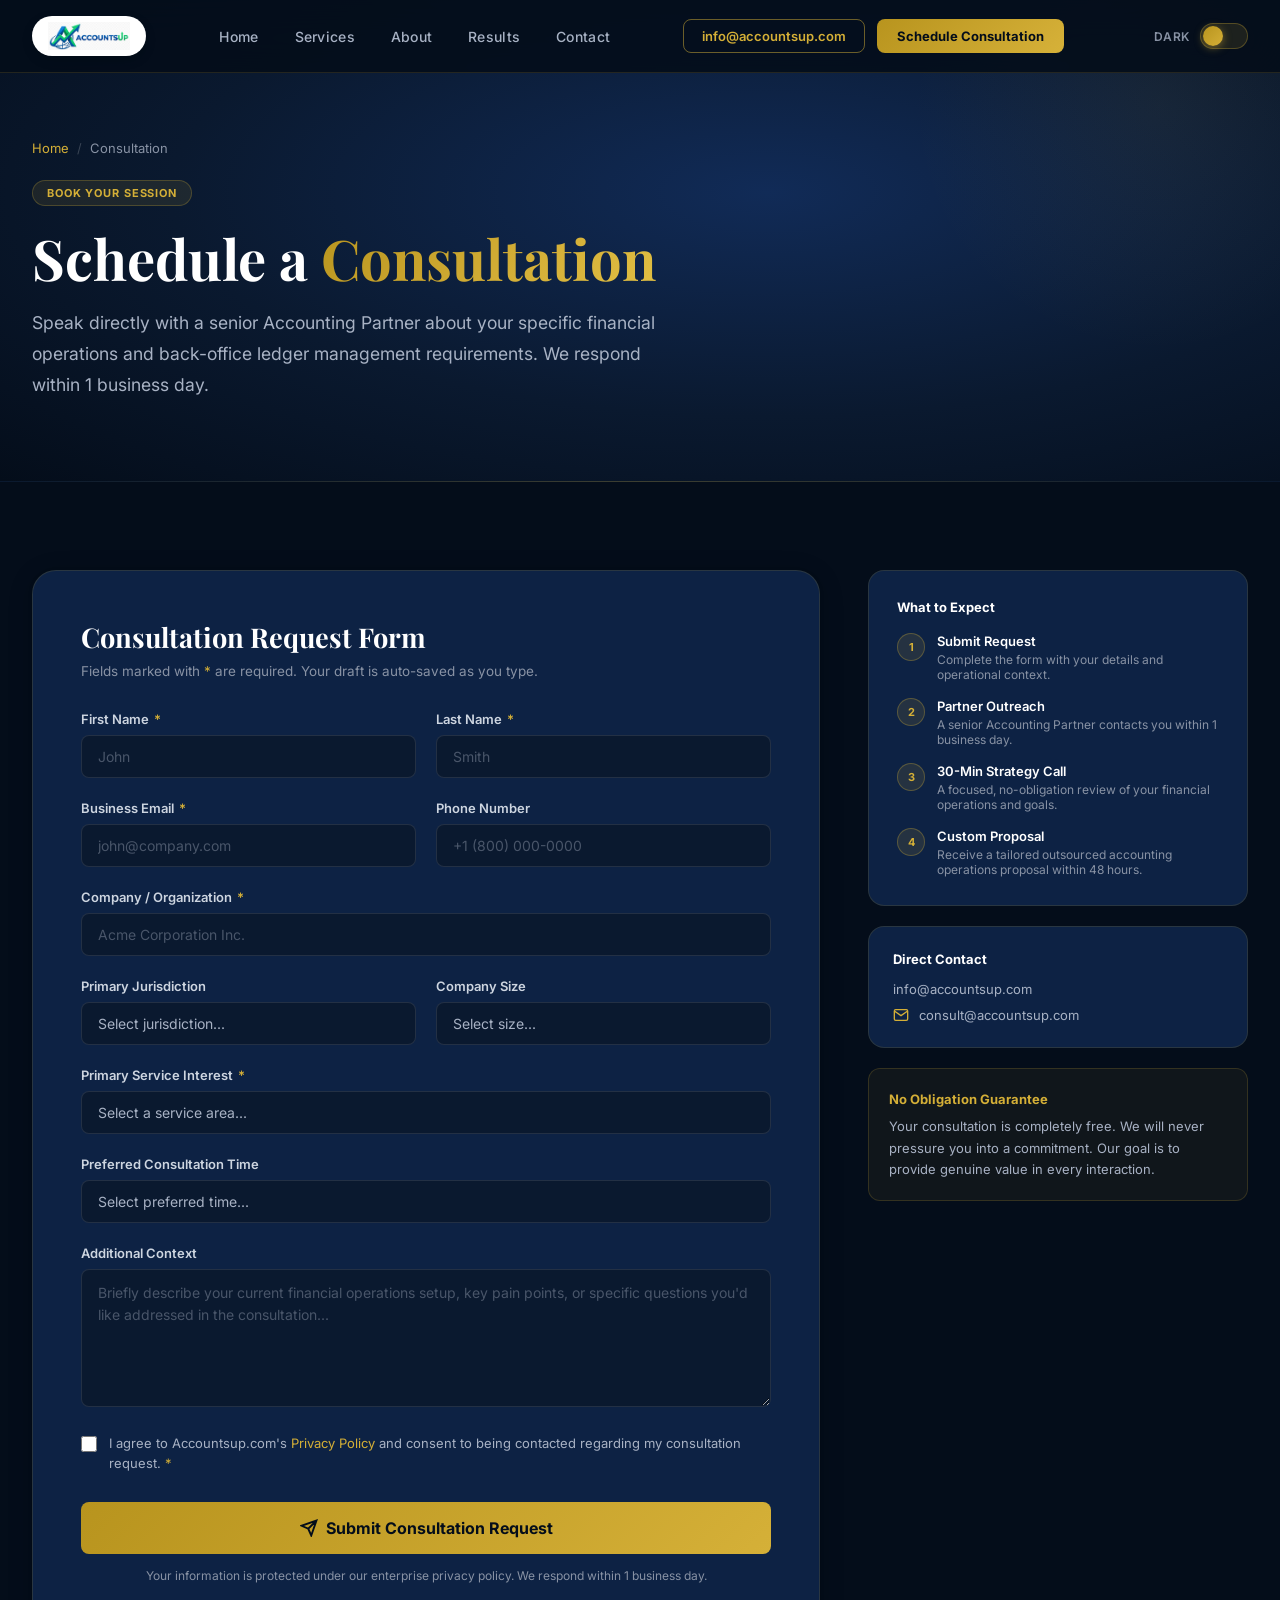
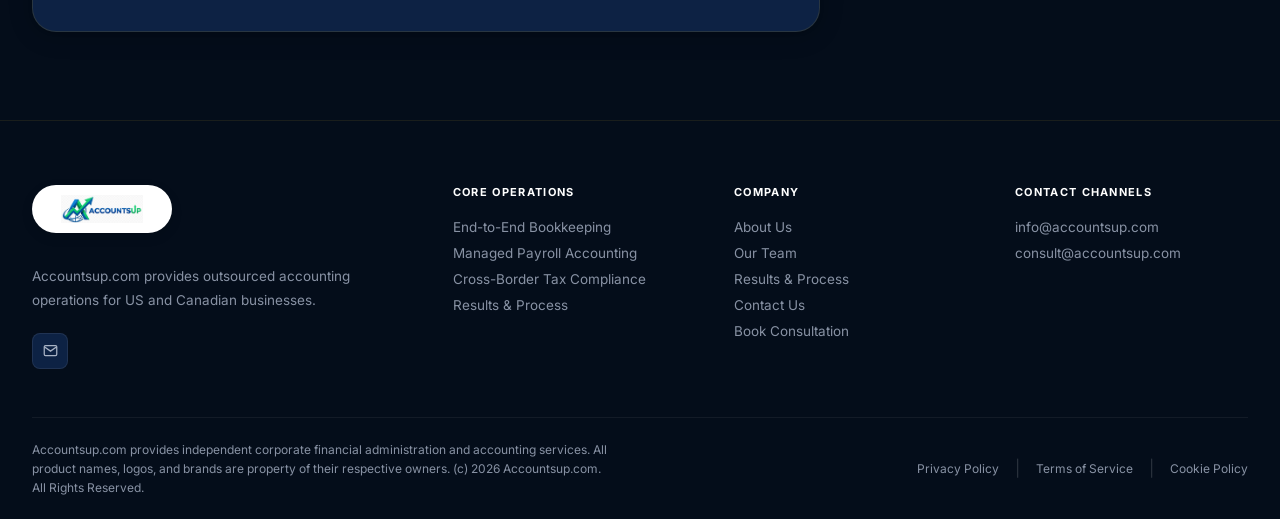
<file: consultation.html>
﻿<!DOCTYPE html>
<html lang="en">
<head>
<meta charset="UTF-8">
<meta name="viewport" content="width=device-width, initial-scale=1.0">
<meta name="description" content="Schedule a Consultation with Accountsup.com - Speak directly with an Accounting Partner about your financial operations needs.">
<title>Schedule a Consultation | Accountsup.com</title>
<link rel="stylesheet" href="css/global.css">
</head>
<body class="page-fade-in">

<header id="main-nav">
  <div class="nav-inner">
    <a href="index.html" class="nav-logo">Accountsup</a>
    <nav class="nav-links" aria-label="Primary navigation">
      <a href="index.html" class="nav-link" id="nav-home">Home</a>
      <a href="services.html" class="nav-link" id="nav-services">Services</a>
      <a href="about.html" class="nav-link" id="nav-about">About</a>
      <a href="performance.html" class="nav-link" id="nav-performance">Results</a>
      <a href="contact.html" class="nav-link" id="nav-contact">Contact</a>
    </nav>
    <div class="nav-actions">
      <a href="mailto:info@accountsup.com" class="btn-outline-sm">info@accountsup.com</a>
      <a href="consultation.html" class="btn-gold-sm active" id="nav-consultation">Schedule Consultation</a>
    </div>
    <button class="hamburger" id="hamburger-btn" aria-label="Toggle menu"><span></span><span></span><span></span></button>
  </div>
</header>
<div id="mobile-menu">
  <a href="index.html" class="mobile-nav-link" id="mob-nav-home">Home</a>
  <a href="services.html" class="mobile-nav-link" id="mob-nav-services">Services</a>
  <a href="about.html" class="mobile-nav-link" id="mob-nav-about">About</a>
  <a href="performance.html" class="mobile-nav-link" id="mob-nav-performance">Results</a>
  <a href="contact.html" class="mobile-nav-link" id="mob-nav-contact">Contact</a>
  <a href="consultation.html" class="mobile-cta" id="mob-nav-consultation">Schedule Consultation</a>
</div>

<main>
  <div class="page-hero">
    <div class="page-hero-inner">
      <div class="breadcrumb"><a href="index.html">Home</a><span class="breadcrumb-sep">/</span><span>Consultation</span></div>
      <div class="page-hero-chip">Book Your Session</div>
      <h1>Schedule a <span class="gold-gradient-text">Consultation</span></h1>
      <p>Speak directly with a senior Accounting Partner about your specific financial operations and back-office ledger management requirements. We respond within 1 business day.</p>
    </div>
  </div>

  <div class="section-divider"></div>

  <section class="section section-alt">
    <div class="section-inner">
      <div style="display:grid;grid-template-columns:1fr 380px;gap:48px;align-items:start;">

        <div class="form-container reveal" id="consultation-form-container">
          <h2 style="font-family:var(--font-display);font-size:1.7rem;font-weight:700;color:var(--white);margin-bottom:8px;">Consultation Request Form</h2>
          <p style="font-size:13.5px;color:var(--slate-soft);margin-bottom:32px;">Fields marked with <span style="color:var(--gold);">*</span> are required. Your draft is auto-saved as you type.</p>

          <div id="draft-notice" style="display:none;background:rgba(212,175,55,0.08);border:1px solid rgba(212,175,55,0.2);border-radius:8px;padding:10px 16px;margin-bottom:24px;font-size:12.5px;color:var(--gold);align-items:center;gap:8px;">
            <svg width="14" height="14" viewBox="0 0 24 24" fill="currentColor"><path d="M12 2C6.48 2 2 6.48 2 12s4.48 10 10 10 10-4.48 10-10S17.52 2 12 2zm1 15h-2v-6h2v6zm0-8h-2V7h2v2z"/></svg>
            Draft restored from your previous visit.
          </div>

          <form id="consultation-form" novalidate>
            <!-- Honeypot Spam Protection (hidden from humans) -->
            <div style="display:none;" aria-hidden="true">
              <input type="text" name="website_honeypot" tabindex="-1" autocomplete="off">
            </div>

            <div class="form-row">
              <div class="form-group">
                <label class="form-label" for="first-name">First Name <span class="req">*</span></label>
                <input class="form-input" type="text" id="first-name" name="firstName" required placeholder="John" autocomplete="given-name">
                <div class="form-error" id="err-first-name">Please enter your first name.</div>
              </div>
              <div class="form-group">
                <label class="form-label" for="last-name">Last Name <span class="req">*</span></label>
                <input class="form-input" type="text" id="last-name" name="lastName" required placeholder="Smith" autocomplete="family-name">
                <div class="form-error" id="err-last-name">Please enter your last name.</div>
              </div>
            </div>
            <div class="form-row">
              <div class="form-group">
                <label class="form-label" for="email">Business Email <span class="req">*</span></label>
                <input class="form-input" type="email" id="email" name="email" required placeholder="john@company.com" autocomplete="email">
                <div class="form-error" id="err-email">Please enter a valid business email.</div>
              </div>
              <div class="form-group">
                <label class="form-label" for="phone">Phone Number</label>
                <input class="form-input" type="tel" id="phone" name="phone" placeholder="+1 (800) 000-0000" autocomplete="tel">
              </div>
            </div>
            <div class="form-group">
              <label class="form-label" for="company">Company / Organization <span class="req">*</span></label>
              <input class="form-input" type="text" id="company" name="company" required placeholder="Acme Corporation Inc." autocomplete="organization">
              <div class="form-error" id="err-company">Please enter your company name.</div>
            </div>
            <div class="form-row">
              <div class="form-group">
                <label class="form-label" for="country">Primary Jurisdiction</label>
                <select class="form-select" id="country" name="country">
                  <option value="">Select jurisdiction...</option>
                  <option value="us">United States</option>
                  <option value="ca">Canada</option>
                  <option value="both">Both US &amp; Canada</option>
                </select>
              </div>
              <div class="form-group">
                <label class="form-label" for="company-size">Company Size</label>
                <select class="form-select" id="company-size" name="companySize">
                  <option value="">Select size...</option>
                  <option value="1-10">1-10 employees</option>
                  <option value="11-50">11-50 employees</option>
                  <option value="51-200">51-200 employees</option>
                  <option value="201-500">201-500 employees</option>
                  <option value="500+">500+ employees</option>
                </select>
              </div>
            </div>
            <div class="form-group">
              <label class="form-label" for="service-interest">Primary Service Interest <span class="req">*</span></label>
              <select class="form-select" id="service-interest" name="serviceInterest" required>
                <option value="">Select a service area...</option>
                <option value="bookkeeping">End-to-End Bookkeeping</option>
                <option value="payroll">Managed Payroll Accounting</option>
                <option value="tax">Cross-Border Tax Filing &amp; Compliance</option>
                <option value="full">Full financial operations Suite</option>
              </select>
              <div class="form-error" id="err-service">Please select a service area.</div>
            </div>
            <div class="form-group">
              <label class="form-label" for="preferred-time">Preferred Consultation Time</label>
              <select class="form-select" id="preferred-time" name="preferredTime">
                <option value="">Select preferred time...</option>
                <option value="morning">Morning (8:00 AM - 12:00 PM ET)</option>
                <option value="afternoon">Afternoon (12:00 PM - 4:00 PM ET)</option>
                <option value="late">Late Afternoon (4:00 PM - 6:00 PM ET)</option>
              </select>
            </div>
            <div class="form-group">
              <label class="form-label" for="message">Additional Context</label>
              <textarea class="form-textarea" id="message" name="message" rows="5" placeholder="Briefly describe your current financial operations setup, key pain points, or specific questions you'd like addressed in the consultation..."></textarea>
            </div>
            <div style="display:flex;align-items:flex-start;gap:12px;margin-bottom:28px;">
              <input type="checkbox" id="privacy-consent" name="privacyConsent" required style="margin-top:3px;accent-color:var(--gold);width:16px;height:16px;flex-shrink:0;">
              <label for="privacy-consent" style="font-size:13px;color:var(--slate-mid);line-height:1.6;">I agree to Accountsup.com's <a href="privacy.html" style="color:var(--gold);">Privacy Policy</a> and consent to being contacted regarding my consultation request. <span style="color:var(--gold);">*</span></label>
            </div>
            <div class="form-error" id="err-consent" style="margin-top:-16px;margin-bottom:16px;">Please accept the privacy policy to proceed.</div>
            <button type="submit" class="btn-gold" style="width:100%;padding:16px;font-size:1rem;" id="submit-btn">
              <svg width="18" height="18" viewBox="0 0 24 24" fill="none" stroke="currentColor" stroke-width="2.5"><path d="M22 2L11 13M22 2L15 22l-4-9-9-4 20-7z"/></svg>
              Submit Consultation Request
            </button>
            <div class="form-error" id="consultation-submission-error" style="margin-top: 16px; text-align: center; font-size: 13.5px; background: rgba(239, 68, 68, 0.08); border: 1px solid rgba(239, 68, 68, 0.25); padding: 10px 14px; border-radius: 8px;"></div>
            <p style="font-size:12px;color:var(--slate-soft);text-align:center;margin-top:14px;">Your information is protected under our enterprise privacy policy. We respond within 1 business day.</p>
          </form>

          <div class="success-state" id="success-state">
            <div class="success-icon">
              <svg width="32" height="32" viewBox="0 0 24 24" fill="none" stroke="#4ade80" stroke-width="2.5"><path d="M22 11.08V12a10 10 0 11-5.93-9.14"/><polyline points="22 4 12 14.01 9 11.01"/></svg>
            </div>
            <h3 style="font-family:var(--font-display);font-size:1.8rem;font-weight:700;color:var(--white);margin-bottom:12px;">Consultation Request Received!</h3>
            <p style="color:var(--slate-mid);max-width:420px;margin:0 auto 28px;line-height:1.7;">Thank you! Your request has been submitted successfully. We will contact you shortly.</p>
            <a href="index.html" class="btn-outline" id="success-home-link">Return to Homepage</a>
          </div>
        </div>

        <div class="reveal reveal-delay-2" style="display:flex;flex-direction:column;gap:20px;position:sticky;top:100px;">
          <div style="background:var(--navy-800);border:1px solid rgba(212,175,55,0.14);border-radius:16px;padding:28px;">
            <div style="font-size:13px;font-weight:700;color:var(--white);margin-bottom:18px;">What to Expect</div>
            <div style="display:flex;flex-direction:column;gap:16px;">
              <div style="display:flex;align-items:flex-start;gap:12px;">
                <div style="width:28px;height:28px;border-radius:50%;background:rgba(212,175,55,0.12);border:1px solid rgba(212,175,55,0.3);display:flex;align-items:center;justify-content:center;flex-shrink:0;font-size:11px;font-weight:700;color:var(--gold);">1</div>
                <div><div style="font-size:13px;font-weight:600;color:var(--white);margin-bottom:3px;">Submit Request</div><div style="font-size:12px;color:var(--slate-soft);">Complete the form with your details and operational context.</div></div>
              </div>
              <div style="display:flex;align-items:flex-start;gap:12px;">
                <div style="width:28px;height:28px;border-radius:50%;background:rgba(212,175,55,0.12);border:1px solid rgba(212,175,55,0.3);display:flex;align-items:center;justify-content:center;flex-shrink:0;font-size:11px;font-weight:700;color:var(--gold);">2</div>
                <div><div style="font-size:13px;font-weight:600;color:var(--white);margin-bottom:3px;">Partner Outreach</div><div style="font-size:12px;color:var(--slate-soft);">A senior Accounting Partner contacts you within 1 business day.</div></div>
              </div>
              <div style="display:flex;align-items:flex-start;gap:12px;">
                <div style="width:28px;height:28px;border-radius:50%;background:rgba(212,175,55,0.12);border:1px solid rgba(212,175,55,0.3);display:flex;align-items:center;justify-content:center;flex-shrink:0;font-size:11px;font-weight:700;color:var(--gold);">3</div>
                <div><div style="font-size:13px;font-weight:600;color:var(--white);margin-bottom:3px;">30-Min Strategy Call</div><div style="font-size:12px;color:var(--slate-soft);">A focused, no-obligation review of your financial operations and goals.</div></div>
              </div>
              <div style="display:flex;align-items:flex-start;gap:12px;">
                <div style="width:28px;height:28px;border-radius:50%;background:rgba(212,175,55,0.12);border:1px solid rgba(212,175,55,0.3);display:flex;align-items:center;justify-content:center;flex-shrink:0;font-size:11px;font-weight:700;color:var(--gold);">4</div>
                <div><div style="font-size:13px;font-weight:600;color:var(--white);margin-bottom:3px;">Custom Proposal</div><div style="font-size:12px;color:var(--slate-soft);">Receive a tailored outsourced accounting operations proposal within 48 hours.</div></div>
              </div>
            </div>
          </div>
          <div style="background:var(--navy-800);border:1px solid rgba(212,175,55,0.14);border-radius:16px;padding:24px;">
            <div style="font-size:13px;font-weight:700;color:var(--white);margin-bottom:14px;">Direct Contact</div>
            <a href="mailto:info@accountsup.com" style="display:flex;align-items:center;gap:10px;color:var(--slate-mid);font-size:13px;margin-bottom:10px;transition:color .2s;" onmouseover="this.style.color='var(--gold)'" onmouseout="this.style.color='var(--slate-mid)'">info@accountsup.com</a>
            <a href="mailto:consult@accountsup.com" style="display:flex;align-items:center;gap:10px;color:var(--slate-mid);font-size:13px;transition:color .2s;" onmouseover="this.style.color='var(--gold)'" onmouseout="this.style.color='var(--slate-mid)'">
              <svg width="16" height="16" viewBox="0 0 24 24" fill="none" stroke="var(--gold)" stroke-width="2"><path d="M4 4h16c1.1 0 2 .9 2 2v12c0 1.1-.9 2-2 2H4c-1.1 0-2-.9-2-2V6c0-1.1.9-2 2-2z"/><polyline points="22,6 12,13 2,6"/></svg>
              consult@accountsup.com
            </a>
          </div>
          <div style="background:rgba(212,175,55,0.06);border:1px solid rgba(212,175,55,0.18);border-radius:12px;padding:20px;font-size:13px;color:var(--slate-mid);line-height:1.65;">
            <strong style="color:var(--gold);display:block;margin-bottom:6px;">No Obligation Guarantee</strong>
            Your consultation is completely free. We will never pressure you into a commitment. Our goal is to provide genuine value in every interaction.
          </div>
        </div>

      </div>
    </div>
  </section>
</main>

<footer id="main-footer">
  <div class="footer-inner">
    <div class="footer-grid">
      <div><div class="nav-logo" style="margin-bottom:16px;width:140px;height:48px;">Accountsup</div><p class="footer-brand-desc">Accountsup.com provides outsourced accounting operations for US and Canadian businesses.</p><div class="footer-socials"><a href="mailto:info@accountsup.com" class="footer-social" aria-label="Email"><svg width="15" height="15" viewBox="0 0 24 24" fill="none" stroke="currentColor" stroke-width="2"><path d="M4 4h16c1.1 0 2 .9 2 2v12c0 1.1-.9 2-2 2H4c-1.1 0-2-.9-2-2V6c0-1.1.9-2 2-2z"/><polyline points="22,6 12,13 2,6"/></svg></a></div></div>
      <div><div class="footer-col-title">Core Operations</div><a href="services.html#bookkeeping" class="footer-link">End-to-End Bookkeeping</a><a href="services.html#payroll" class="footer-link">Managed Payroll Accounting</a><a href="services.html#tax" class="footer-link">Cross-Border Tax Compliance</a><a href="performance.html" class="footer-link">Results & Process</a></div>
      <div><div class="footer-col-title">Company</div><a href="about.html" class="footer-link">About Us</a><a href="about.html#team" class="footer-link">Our Team</a><a href="performance.html" class="footer-link">Results & Process</a><a href="contact.html" class="footer-link">Contact Us</a><a href="consultation.html" class="footer-link">Book Consultation</a></div>
      <div><div class="footer-col-title">Contact Channels</div><a href="mailto:info@accountsup.com" class="footer-link">info@accountsup.com</a><a href="mailto:consult@accountsup.com" class="footer-link">consult@accountsup.com</a></div>
    </div>
    <div class="footer-bottom"><p class="footer-legal">Accountsup.com provides independent corporate financial administration and accounting services. All product names, logos, and brands are property of their respective owners. (c) 2026 Accountsup.com. All Rights Reserved.</p><div class="footer-policy-links"><a href="privacy.html">Privacy Policy</a><span>|</span><a href="terms.html">Terms of Service</a><span>|</span><a href="cookies.html">Cookie Policy</a></div></div>
  </div>
</footer>
<button id="back-to-top" aria-label="Back to top"><svg width="20" height="20" viewBox="0 0 24 24" fill="none" stroke="#040d1a" stroke-width="2.8"><path d="M18 15l-6-6-6 6"/></svg></button>

<style>
@media(max-width:1024px){[style*="grid-template-columns:1fr 380px"]{grid-template-columns:1fr!important} [style*="position:sticky"]{position:static!important}}
@media(max-width:768px){.form-row{grid-template-columns:1fr!important}}
</style>
<script src="js/nav.js"></script>
<script src="js/form-handler.js"></script>
<script>
document.addEventListener('DOMContentLoaded', function () {
  var DRAFT_KEY = 'accountsup_consult_draft';
  var fields = ['first-name','last-name','email','phone','company','country','company-size','service-interest','preferred-time','message'];

  function saveDraft() {
    var data = {};
    fields.forEach(function(id) {
      var el = document.getElementById(id);
      if (el) data[id] = el.value;
    });
    localStorage.setItem(DRAFT_KEY, JSON.stringify(data));
  }

  function loadDraft() {
    try {
      var saved = JSON.parse(localStorage.getItem(DRAFT_KEY) || '{}');
      var hasData = false;
      fields.forEach(function(id) {
        if (saved[id]) {
          var el = document.getElementById(id);
          if (el) { el.value = saved[id]; hasData = true; }
        }
      });
      if (hasData) {
        var notice = document.getElementById('draft-notice');
        if (notice) notice.style.display = 'flex';
      }
    } catch(e) {}
  }

  loadDraft();
  fields.forEach(function(id) {
    var el = document.getElementById(id);
    if (el) el.addEventListener('input', saveDraft);
  });

  function showError(id, show) {
    var errEl = document.getElementById('err-' + id);
    var inp = document.getElementById(id);
    if (errEl) errEl.classList[show ? 'add' : 'remove']('visible');
    if (inp) inp.classList[show ? 'add' : 'remove']('error');
  }

  var form = document.getElementById('consultation-form');
  if (form) {
    form.addEventListener('submit', function(e) {
      e.preventDefault();
      var valid = true;

      var fn = document.getElementById('first-name');
      if (!fn || !fn.value.trim()) { showError('first-name', true); valid = false; } else { showError('first-name', false); }

      var ln = document.getElementById('last-name');
      if (!ln || !ln.value.trim()) { showError('last-name', true); valid = false; } else { showError('last-name', false); }

      var em = document.getElementById('email');
      var emailRe = /^[^\s@]+@[^\s@]+\.[^\s@]+$/;
      if (!em || !emailRe.test(em.value.trim())) { showError('email', true); valid = false; } else { showError('email', false); }

      var co = document.getElementById('company');
      if (!co || !co.value.trim()) { showError('company', true); valid = false; } else { showError('company', false); }

      var si = document.getElementById('service-interest');
      if (!si || !si.value) { showError('service', true); valid = false; } else { showError('service', false); }

      var consent = document.getElementById('privacy-consent');
      var consentErr = document.getElementById('err-consent');
      if (!consent || !consent.checked) {
        if (consentErr) consentErr.classList.add('visible');
        valid = false;
      } else {
        if (consentErr) consentErr.classList.remove('visible');
      }

      if (!valid) return;

      var data = {
        firstName: document.getElementById('first-name').value.trim(),
        lastName: document.getElementById('last-name').value.trim(),
        email: document.getElementById('email').value.trim(),
        phone: document.getElementById('phone').value.trim(),
        company: document.getElementById('company').value.trim(),
        country: document.getElementById('country').value.trim(),
        companySize: document.getElementById('company-size').value,
        serviceInterest: document.getElementById('service-interest').value,
        preferredTime: document.getElementById('preferred-time').value,
        message: document.getElementById('message').value.trim()
      };

      submitForm(
        'consultation',
        data,
        'submit-btn',
        'success-state',
        'consultation-form',
        'consultation-submission-error',
        function() {
          localStorage.removeItem(DRAFT_KEY);
        }
      );
    });

    fields.forEach(function(id) {
      var el = document.getElementById(id);
      if (el) {
        el.addEventListener('blur', function() {
          if (id === 'first-name' && !el.value.trim()) showError('first-name', true);
          else if (id === 'first-name') showError('first-name', false);
          if (id === 'last-name' && !el.value.trim()) showError('last-name', true);
          else if (id === 'last-name') showError('last-name', false);
          if (id === 'email') {
            var re = /^[^\s@]+@[^\s@]+\.[^\s@]+$/;
            showError('email', !re.test(el.value.trim()));
          }
          if (id === 'company' && !el.value.trim()) showError('company', true);
          else if (id === 'company') showError('company', false);
        });
      }
    });
  }
});
</script>
<style>@keyframes spin{from{transform:rotate(0deg)}to{transform:rotate(360deg)}}</style>
</body>
</html>
</file>
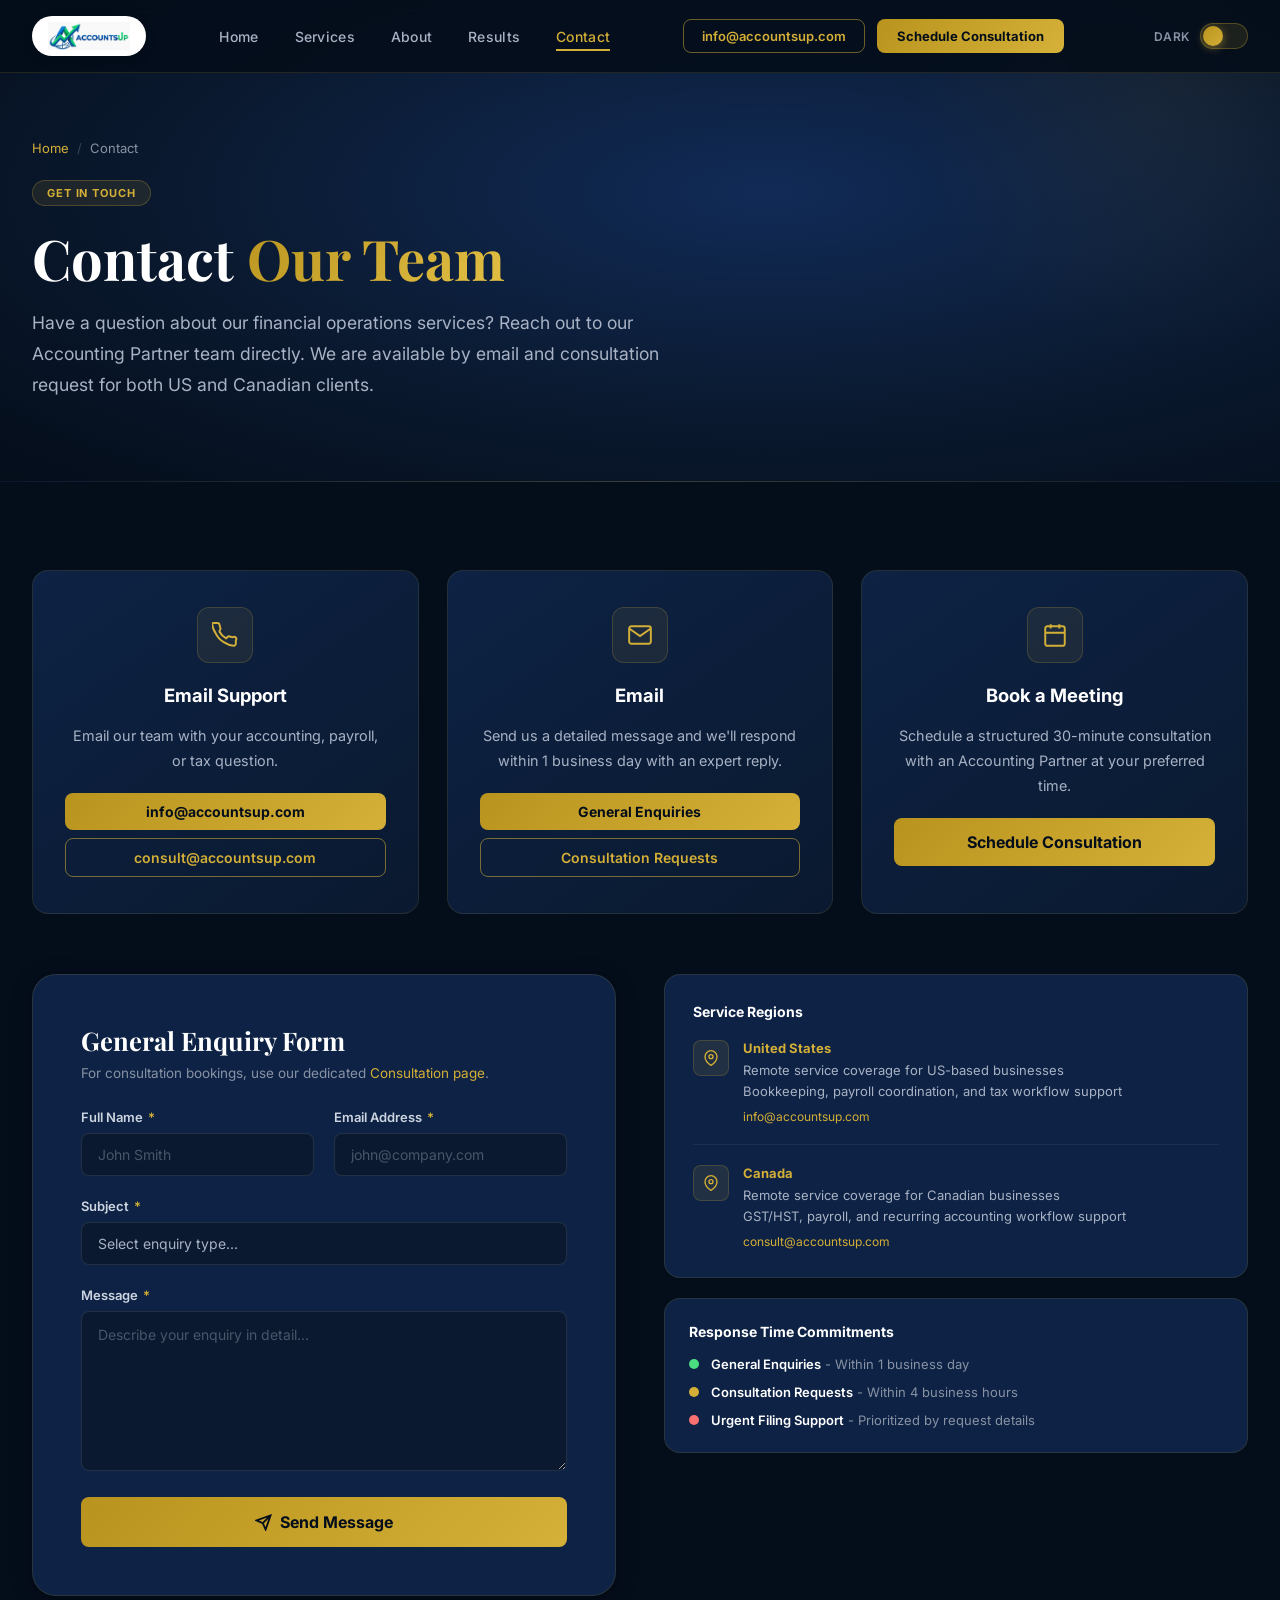
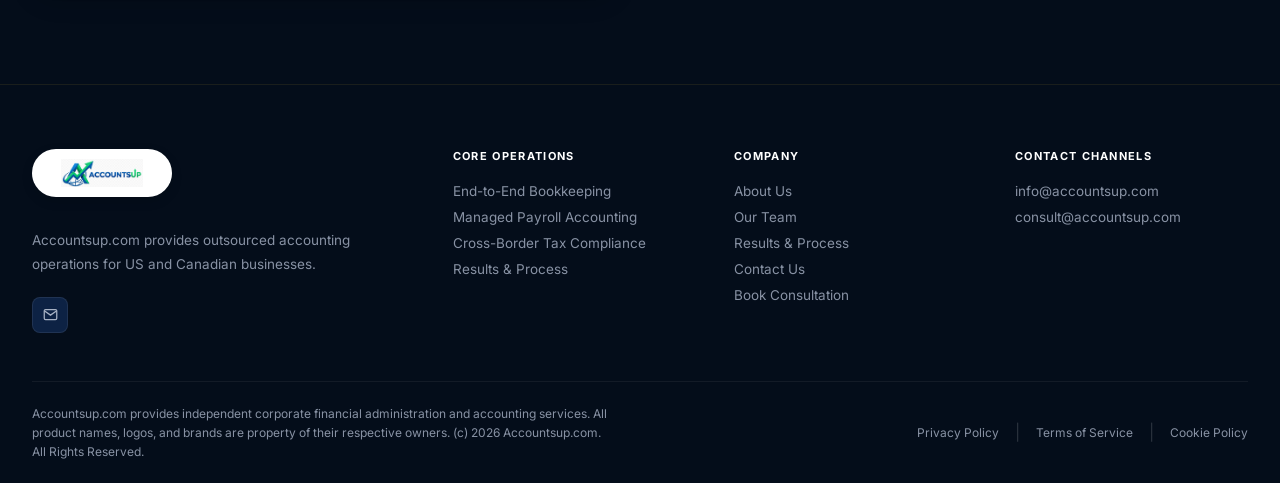
<file: contact.html>
﻿<!DOCTYPE html>
<html lang="en">
<head>
<meta charset="UTF-8">
<meta name="viewport" content="width=device-width, initial-scale=1.0">
<meta name="description" content="Contact Accountsup.com - Reach our Accounting Partner team via email or our general enquiry form for US and Canada offices.">
<title>Contact Us | Accountsup.com</title>
<link rel="stylesheet" href="css/global.css">
</head>
<body class="page-fade-in">

<header id="main-nav">
  <div class="nav-inner">
    <a href="index.html" class="nav-logo">Accountsup</a>
    <nav class="nav-links" aria-label="Primary navigation">
      <a href="index.html" class="nav-link" id="nav-home">Home</a>
      <a href="services.html" class="nav-link" id="nav-services">Services</a>
      <a href="about.html" class="nav-link" id="nav-about">About</a>
      <a href="performance.html" class="nav-link" id="nav-performance">Results</a>
      <a href="contact.html" class="nav-link" id="nav-contact">Contact</a>
    </nav>
    <div class="nav-actions">
      <a href="mailto:info@accountsup.com" class="btn-outline-sm">info@accountsup.com</a>
      <a href="consultation.html" class="btn-gold-sm" id="nav-consultation">Schedule Consultation</a>
    </div>
    <button class="hamburger" id="hamburger-btn" aria-label="Toggle menu"><span></span><span></span><span></span></button>
  </div>
</header>
<div id="mobile-menu">
  <a href="index.html" class="mobile-nav-link" id="mob-nav-home">Home</a>
  <a href="services.html" class="mobile-nav-link" id="mob-nav-services">Services</a>
  <a href="about.html" class="mobile-nav-link" id="mob-nav-about">About</a>
  <a href="performance.html" class="mobile-nav-link" id="mob-nav-performance">Results</a>
  <a href="contact.html" class="mobile-nav-link" id="mob-nav-contact">Contact</a>
  <a href="consultation.html" class="mobile-cta" id="mob-nav-consultation">Schedule Consultation</a>
</div>

<main>
  <div class="page-hero">
    <div class="page-hero-inner">
      <div class="breadcrumb"><a href="index.html">Home</a><span class="breadcrumb-sep">/</span><span>Contact</span></div>
      <div class="page-hero-chip">Get In Touch</div>
      <h1>Contact <span class="gold-gradient-text">Our Team</span></h1>
      <p>Have a question about our financial operations services? Reach out to our Accounting Partner team directly. We are available by email and consultation request for both US and Canadian clients.</p>
    </div>
  </div>

  <div class="section-divider"></div>

  <section class="section section-alt">
    <div class="section-inner">
      <div class="grid-3" style="margin-bottom:60px;">
        <div class="card reveal" id="contact-phone" style="text-align:center;">
          <div class="card-icon" style="margin:0 auto 20px;"><svg width="26" height="26" viewBox="0 0 24 24" fill="none" stroke="var(--gold)" stroke-width="1.8"><path d="M22 16.92v3a2 2 0 01-2.18 2 19.79 19.79 0 01-8.63-3.07A19.5 19.5 0 013.07 9.81a19.79 19.79 0 01-3.07-8.57A2 2 0 012 1h3a2 2 0 012 1.72c.127.96.361 1.903.7 2.81a2 2 0 01-.45 2.11L6.91 8.91a16 16 0 006.16 6.16l1.27-1.27a2 2 0 012.11-.45c.907.339 1.85.573 2.81.7A2 2 0 0122 16.92z"/></svg></div>
          <h3 class="card-title">Email Support</h3>
          <p class="card-text">Email our team with your accounting, payroll, or tax question.</p>
          <div style="display:flex;flex-direction:column;gap:8px;align-items:center;">
            <a href="mailto:info@accountsup.com" class="btn-gold btn-sm" style="width:100%;text-align:center;" id="contact-us-phone">info@accountsup.com</a><a href="mailto:consult@accountsup.com" class="btn-outline btn-sm" style="width:100%;text-align:center;" id="contact-ca-phone">consult@accountsup.com</a>
          </div>
        </div>
        <div class="card reveal reveal-delay-1" id="contact-email-card" style="text-align:center;">
          <div class="card-icon" style="margin:0 auto 20px;"><svg width="26" height="26" viewBox="0 0 24 24" fill="none" stroke="var(--gold)" stroke-width="1.8"><path d="M4 4h16c1.1 0 2 .9 2 2v12c0 1.1-.9 2-2 2H4c-1.1 0-2-.9-2-2V6c0-1.1.9-2 2-2z"/><polyline points="22,6 12,13 2,6"/></svg></div>
          <h3 class="card-title">Email</h3>
          <p class="card-text">Send us a detailed message and we'll respond within 1 business day with an expert reply.</p>
          <div style="display:flex;flex-direction:column;gap:8px;align-items:center;">
            <a href="mailto:info@accountsup.com" class="btn-gold btn-sm" style="width:100%;text-align:center;" id="contact-general-email">General Enquiries</a>
            <a href="mailto:consult@accountsup.com" class="btn-outline btn-sm" style="width:100%;text-align:center;" id="contact-consult-email">Consultation Requests</a>
          </div>
        </div>
        <div class="card reveal reveal-delay-2" id="contact-schedule-card" style="text-align:center;">
          <div class="card-icon" style="margin:0 auto 20px;"><svg width="26" height="26" viewBox="0 0 24 24" fill="none" stroke="var(--gold)" stroke-width="1.8"><rect x="3" y="4" width="18" height="18" rx="2"/><path d="M16 2v4M8 2v4M3 10h18"/></svg></div>
          <h3 class="card-title">Book a Meeting</h3>
          <p class="card-text">Schedule a structured 30-minute consultation with an Accounting Partner at your preferred time.</p>
          <a href="consultation.html" class="btn-gold" style="width:100%;display:block;text-align:center;" id="contact-book-meeting">Schedule Consultation</a>
        </div>
      </div>

      <div style="display:grid;grid-template-columns:1fr 1fr;gap:48px;align-items:start;">
        <div class="form-container reveal" id="contact-form-container">
          <h2 style="font-family:var(--font-display);font-size:1.6rem;font-weight:700;color:var(--white);margin-bottom:8px;">General Enquiry Form</h2>
          <p style="font-size:13.5px;color:var(--slate-soft);margin-bottom:28px;">For consultation bookings, use our dedicated <a href="consultation.html" style="color:var(--gold);">Consultation page</a>.</p>
          <form id="contact-form" novalidate>
            <!-- Honeypot Spam Protection (hidden from humans) -->
            <div style="display:none;" aria-hidden="true">
              <input type="text" name="website_honeypot" tabindex="-1" autocomplete="off">
            </div>

            <div class="form-row">
              <div class="form-group">
                <label class="form-label" for="c-name">Full Name <span class="req">*</span></label>
                <input class="form-input" type="text" id="c-name" name="name" required placeholder="John Smith" autocomplete="name">
                <div class="form-error" id="err-c-name">Please enter your full name.</div>
              </div>
              <div class="form-group">
                <label class="form-label" for="c-email">Email Address <span class="req">*</span></label>
                <input class="form-input" type="email" id="c-email" name="email" required placeholder="john@company.com" autocomplete="email">
                <div class="form-error" id="err-c-email">Please enter a valid email address.</div>
              </div>
            </div>
            <div class="form-group">
              <label class="form-label" for="c-subject">Subject <span class="req">*</span></label>
              <select class="form-select" id="c-subject" name="subject" required>
                <option value="">Select enquiry type...</option>
                <option value="pricing">Pricing &amp; Packages</option>
                <option value="services">Services Information</option>
                <option value="technical">Technical / Platform Support</option>
                <option value="partnership">Partnership &amp; Referrals</option>
                <option value="billing">Billing &amp; Invoicing</option>
                <option value="other">Other</option>
              </select>
              <div class="form-error" id="err-c-subject">Please select an enquiry type.</div>
            </div>
            <div class="form-group">
              <label class="form-label" for="c-message">Message <span class="req">*</span></label>
              <textarea class="form-textarea" id="c-message" name="message" required rows="6" placeholder="Describe your enquiry in detail..."></textarea>
              <div class="form-error" id="err-c-message">Please enter your message.</div>
            </div>
            <button type="submit" class="btn-gold" style="width:100%;padding:15px;" id="contact-submit-btn">
              <svg width="17" height="17" viewBox="0 0 24 24" fill="none" stroke="currentColor" stroke-width="2.5"><path d="M22 2L11 13M22 2L15 22l-4-9-9-4 20-7z"/></svg>
              Send Message
            </button>
            <div class="form-error" id="contact-submission-error" style="margin-top: 16px; text-align: center; font-size: 13.5px; background: rgba(239, 68, 68, 0.08); border: 1px solid rgba(239, 68, 68, 0.25); padding: 10px 14px; border-radius: 8px;"></div>
          </form>
          <div class="success-state" id="contact-success">
            <div class="success-icon"><svg width="32" height="32" viewBox="0 0 24 24" fill="none" stroke="#4ade80" stroke-width="2.5"><path d="M22 11.08V12a10 10 0 11-5.93-9.14"/><polyline points="22 4 12 14.01 9 11.01"/></svg></div>
            <h3 style="font-family:var(--font-display);font-size:1.6rem;font-weight:700;color:var(--white);margin-bottom:12px;">Message Sent!</h3>
            <p style="color:var(--slate-mid);max-width:380px;margin:0 auto 24px;line-height:1.7;">Thank you! Your request has been submitted successfully. We will contact you shortly.</p>
            <a href="index.html" class="btn-outline" id="contact-success-home">Return to Homepage</a>
          </div>
        </div>

        <div class="reveal reveal-delay-2" style="display:flex;flex-direction:column;gap:20px;">
          <div style="background:var(--navy-800);border:1px solid rgba(212,175,55,0.14);border-radius:16px;padding:28px;">
            <div style="font-size:14px;font-weight:700;color:var(--white);margin-bottom:20px;">Service Regions</div>
            <div style="display:flex;flex-direction:column;gap:20px;">
              <div style="display:flex;align-items:flex-start;gap:14px;">
                <div style="width:36px;height:36px;background:rgba(212,175,55,0.1);border:1px solid rgba(212,175,55,0.2);border-radius:8px;display:flex;align-items:center;justify-content:center;flex-shrink:0;">
                  <svg width="16" height="16" viewBox="0 0 24 24" fill="none" stroke="var(--gold)" stroke-width="2"><path d="M21 10c0 7-9 13-9 13s-9-6-9-13a9 9 0 0118 0z"/><circle cx="12" cy="10" r="3"/></svg>
                </div>
                <div>
                  <div style="font-size:13px;font-weight:700;color:var(--gold);margin-bottom:4px;">United States</div>
                  <div style="font-size:13px;color:var(--slate-mid);line-height:1.65;">Remote service coverage for US-based businesses<br>Bookkeeping, payroll coordination, and tax workflow support</div>
                  <a href="mailto:info@accountsup.com" style="font-size:12px;color:var(--gold);margin-top:6px;display:block;">info@accountsup.com</a>
                </div>
              </div>
              <div style="height:1px;background:rgba(255,255,255,0.06);"></div>
              <div style="display:flex;align-items:flex-start;gap:14px;">
                <div style="width:36px;height:36px;background:rgba(212,175,55,0.1);border:1px solid rgba(212,175,55,0.2);border-radius:8px;display:flex;align-items:center;justify-content:center;flex-shrink:0;">
                  <svg width="16" height="16" viewBox="0 0 24 24" fill="none" stroke="var(--gold)" stroke-width="2"><path d="M21 10c0 7-9 13-9 13s-9-6-9-13a9 9 0 0118 0z"/><circle cx="12" cy="10" r="3"/></svg>
                </div>
                <div>
                  <div style="font-size:13px;font-weight:700;color:var(--gold);margin-bottom:4px;">Canada</div>
                  <div style="font-size:13px;color:var(--slate-mid);line-height:1.65;">Remote service coverage for Canadian businesses<br>GST/HST, payroll, and recurring accounting workflow support</div>
                  <a href="mailto:consult@accountsup.com" style="font-size:12px;color:var(--gold);margin-top:6px;display:block;">consult@accountsup.com</a>
                </div>
              </div>
            </div>
          </div>

          <div style="background:var(--navy-800);border:1px solid rgba(212,175,55,0.14);border-radius:16px;padding:24px;">
            <div style="font-size:14px;font-weight:700;color:var(--white);margin-bottom:16px;">Response Time Commitments</div>
            <div style="display:flex;flex-direction:column;gap:12px;">
              <div style="display:flex;align-items:center;gap:12px;">
                <div style="width:10px;height:10px;border-radius:50%;background:#4ade80;flex-shrink:0;"></div>
                <div style="font-size:13px;"><span style="color:var(--white);font-weight:600;">General Enquiries</span> <span style="color:var(--slate-soft);">- Within 1 business day</span></div>
              </div>
              <div style="display:flex;align-items:center;gap:12px;">
                <div style="width:10px;height:10px;border-radius:50%;background:var(--gold);flex-shrink:0;"></div>
                <div style="font-size:13px;"><span style="color:var(--white);font-weight:600;">Consultation Requests</span> <span style="color:var(--slate-soft);">- Within 4 business hours</span></div>
              </div>
              <div style="display:flex;align-items:center;gap:12px;">
                <div style="width:10px;height:10px;border-radius:50%;background:#f87171;flex-shrink:0;"></div>
                <div style="font-size:13px;"><span style="color:var(--white);font-weight:600;">Urgent Filing Support</span> <span style="color:var(--slate-soft);">- Prioritized by request details</span></div>
              </div>
            </div>
          </div>
        </div>
      </div>
    </div>
  </section>
</main>

<footer id="main-footer">
  <div class="footer-inner">
    <div class="footer-grid">
      <div><div class="nav-logo" style="margin-bottom:16px;width:140px;height:48px;">Accountsup</div><p class="footer-brand-desc">Accountsup.com provides outsourced accounting operations for US and Canadian businesses.</p><div class="footer-socials"><a href="mailto:info@accountsup.com" class="footer-social" aria-label="Email"><svg width="15" height="15" viewBox="0 0 24 24" fill="none" stroke="currentColor" stroke-width="2"><path d="M4 4h16c1.1 0 2 .9 2 2v12c0 1.1-.9 2-2 2H4c-1.1 0-2-.9-2-2V6c0-1.1.9-2 2-2z"/><polyline points="22,6 12,13 2,6"/></svg></a></div></div>
      <div><div class="footer-col-title">Core Operations</div><a href="services.html#bookkeeping" class="footer-link">End-to-End Bookkeeping</a><a href="services.html#payroll" class="footer-link">Managed Payroll Accounting</a><a href="services.html#tax" class="footer-link">Cross-Border Tax Compliance</a><a href="performance.html" class="footer-link">Results & Process</a></div>
      <div><div class="footer-col-title">Company</div><a href="about.html" class="footer-link">About Us</a><a href="about.html#team" class="footer-link">Our Team</a><a href="performance.html" class="footer-link">Results & Process</a><a href="contact.html" class="footer-link">Contact Us</a><a href="consultation.html" class="footer-link">Book Consultation</a></div>
      <div><div class="footer-col-title">Contact Channels</div><a href="mailto:info@accountsup.com" class="footer-link">info@accountsup.com</a><a href="mailto:consult@accountsup.com" class="footer-link">consult@accountsup.com</a></div>
    </div>
    <div class="footer-bottom"><p class="footer-legal">Accountsup.com provides independent corporate financial administration and accounting services. All product names, logos, and brands are property of their respective owners. (c) 2026 Accountsup.com. All Rights Reserved.</p><div class="footer-policy-links"><a href="privacy.html">Privacy Policy</a><span>|</span><a href="terms.html">Terms of Service</a><span>|</span><a href="cookies.html">Cookie Policy</a></div></div>
  </div>
</footer>
<button id="back-to-top" aria-label="Back to top"><svg width="20" height="20" viewBox="0 0 24 24" fill="none" stroke="#040d1a" stroke-width="2.8"><path d="M18 15l-6-6-6 6"/></svg></button>

<style>
@media(max-width:1024px){[style*="grid-template-columns:1fr 1fr"]{grid-template-columns:1fr!important}}
@media(max-width:768px){.form-row{grid-template-columns:1fr!important}}
</style>

<script src="js/nav.js"></script>
<script src="js/form-handler.js"></script>
<script>
document.addEventListener('DOMContentLoaded', function () {
  function showErr(id, show) {
    var e = document.getElementById('err-' + id), i = document.getElementById(id);
    if (e) e.classList[show ? 'add' : 'remove']('visible');
    if (i) i.classList[show ? 'add' : 'remove']('error');
  }
  var form = document.getElementById('contact-form');
  if (!form) return;
  form.addEventListener('submit', function(e) {
    e.preventDefault();
    var valid = true;
    var name = document.getElementById('c-name');
    if (!name || !name.value.trim()) { showErr('c-name', true); valid = false; } else showErr('c-name', false);
    var email = document.getElementById('c-email');
    if (!email || !/^[^\s@]+@[^\s@]+\.[^\s@]+$/.test(email.value.trim())) { showErr('c-email', true); valid = false; } else showErr('c-email', false);
    var subj = document.getElementById('c-subject');
    if (!subj || !subj.value) { showErr('c-subject', true); valid = false; } else showErr('c-subject', false);
    var msg = document.getElementById('c-message');
    if (!msg || msg.value.trim().length < 10) { showErr('c-message', true); valid = false; } else showErr('c-message', false);
    
    if (!valid) return;

    var data = {
      name: name.value.trim(),
      email: email.value.trim(),
      subject: subj.value.trim(),
      message: msg.value.trim()
    };

    submitForm(
      'contact',
      data,
      'contact-submit-btn',
      'contact-success',
      'contact-form',
      'contact-submission-error'
    );
  });
});
</script>
<style>@keyframes spin{from{transform:rotate(0deg)}to{transform:rotate(360deg)}}</style>
</body>
</html>
</file>
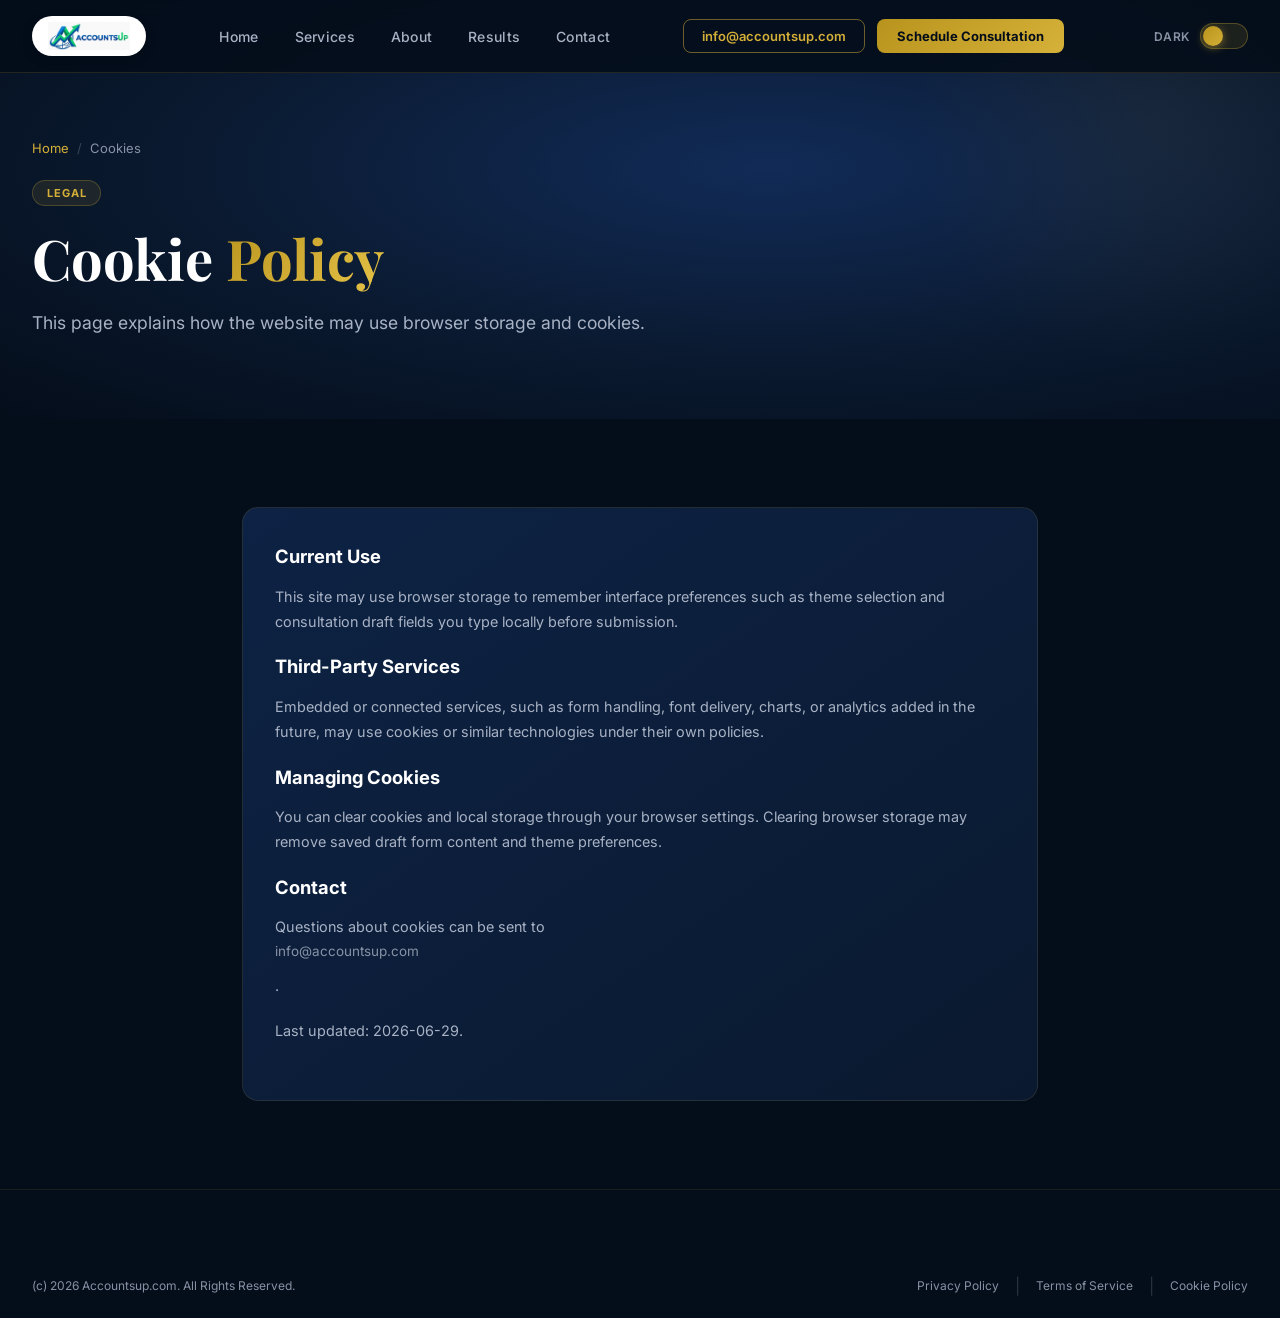
<file: cookies.html>
﻿<!DOCTYPE html>
<html lang="en">
<head>
<meta charset="UTF-8">
<meta name="viewport" content="width=device-width, initial-scale=1.0">
<meta name="description" content="Cookie Policy for Accountsup.com.">
<title>Cookie Policy | Accountsup.com</title>
<link rel="stylesheet" href="css/global.css">
</head>
<body>
<header id="main-nav">
  <div class="nav-inner">
    <a href="index.html" class="nav-logo">Accountsup</a>
    <nav class="nav-links" aria-label="Primary navigation">
      <a href="index.html" class="nav-link">Home</a>
      <a href="services.html" class="nav-link">Services</a>
      <a href="about.html" class="nav-link">About</a>
      <a href="performance.html" class="nav-link">Results</a>
      <a href="contact.html" class="nav-link">Contact</a>
    </nav>
    <div class="nav-actions">
      <a href="mailto:info@accountsup.com" class="btn-outline-sm">info@accountsup.com</a>
      <a href="consultation.html" class="btn-gold-sm">Schedule Consultation</a>
    </div>
  </div>
</header>
<main>
  <div class="page-hero">
    <div class="page-hero-inner">
      <div class="breadcrumb"><a href="index.html">Home</a><span class="breadcrumb-sep">/</span><span>Cookies</span></div>
      <div class="page-hero-chip">Legal</div>
      <h1>Cookie <span class="gold-gradient-text">Policy</span></h1>
      <p>This page explains how the website may use browser storage and cookies.</p>
    </div>
  </div>
  <section class="section section-alt">
    <div class="section-inner" style="max-width:860px;">
      <div class="card">
        <h2 class="card-title">Current Use</h2>
        <p class="card-text">This site may use browser storage to remember interface preferences such as theme selection and consultation draft fields you type locally before submission.</p>
        <h2 class="card-title">Third-Party Services</h2>
        <p class="card-text">Embedded or connected services, such as form handling, font delivery, charts, or analytics added in the future, may use cookies or similar technologies under their own policies.</p>
        <h2 class="card-title">Managing Cookies</h2>
        <p class="card-text">You can clear cookies and local storage through your browser settings. Clearing browser storage may remove saved draft form content and theme preferences.</p>
        <h2 class="card-title">Contact</h2>
        <p class="card-text">Questions about cookies can be sent to <a class="footer-link" href="mailto:info@accountsup.com">info@accountsup.com</a>.</p>
        <p class="card-text">Last updated: 2026-06-29.</p>
      </div>
    </div>
  </section>
</main>
<footer id="main-footer">
  <div class="footer-inner">
    <div class="footer-bottom"><p class="footer-legal">(c) 2026 Accountsup.com. All Rights Reserved.</p><div class="footer-policy-links"><a href="privacy.html">Privacy Policy</a><span>|</span><a href="terms.html">Terms of Service</a><span>|</span><a href="cookies.html">Cookie Policy</a></div></div>
  </div>
</footer>
<script src="js/nav.js"></script>
</body>
</html>
</file>
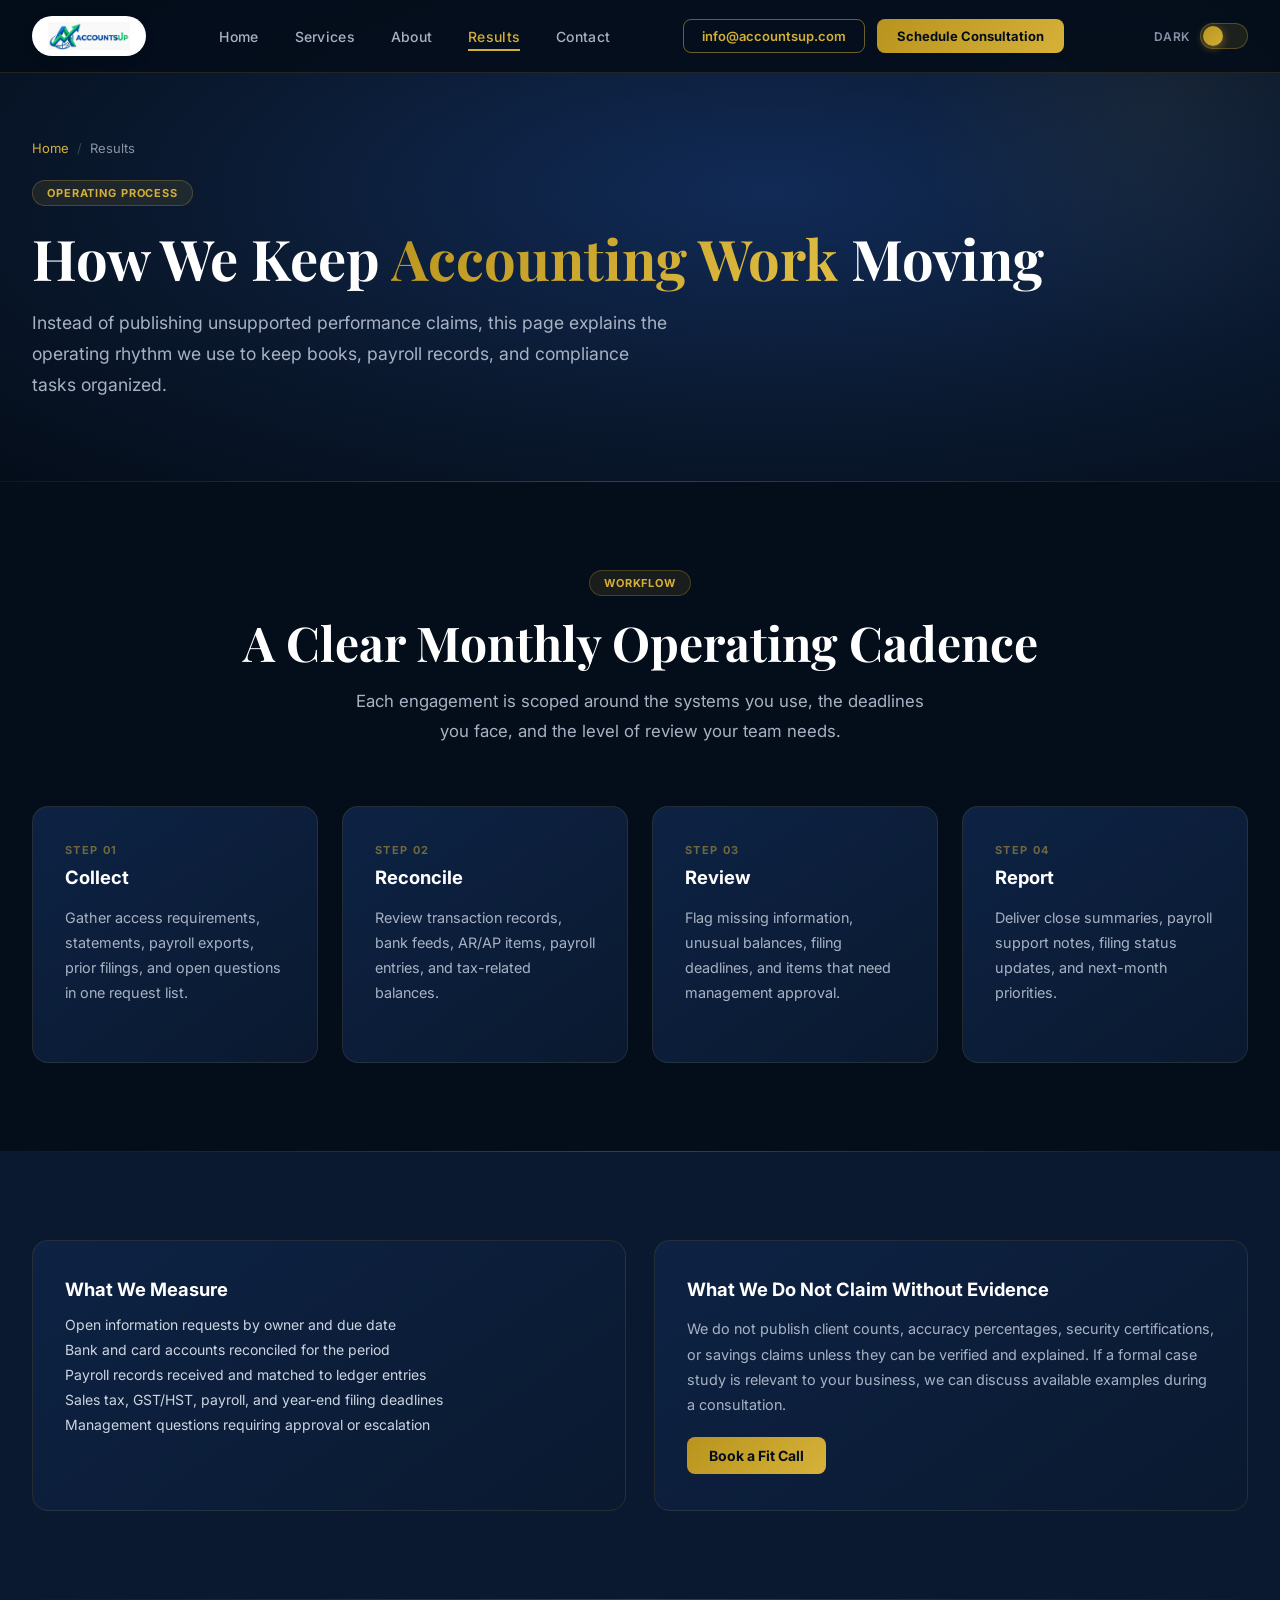
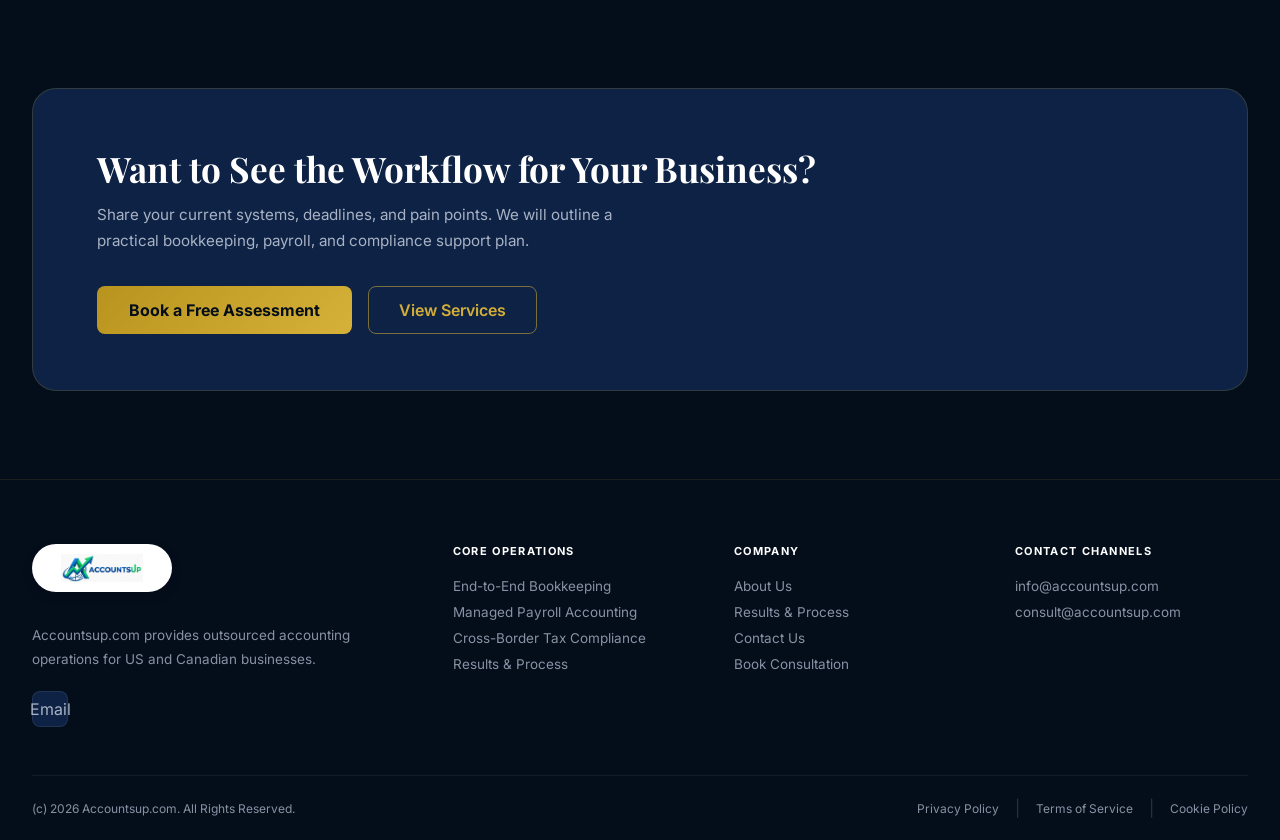
<file: performance.html>
﻿<!DOCTYPE html>
<html lang="en">
<head>
<meta charset="UTF-8">
<meta name="viewport" content="width=device-width, initial-scale=1.0">
<meta name="description" content="Accountsup.com results and process overview for bookkeeping, payroll, and tax compliance support.">
<title>Results & Process | Accountsup.com</title>
<link rel="stylesheet" href="css/global.css">
</head>
<body class="page-fade-in">
<header id="main-nav">
  <div class="nav-inner">
    <a href="index.html" class="nav-logo">Accountsup</a>
    <nav class="nav-links" aria-label="Primary navigation">
      <a href="index.html" class="nav-link" id="nav-home">Home</a>
      <a href="services.html" class="nav-link" id="nav-services">Services</a>
      <a href="about.html" class="nav-link" id="nav-about">About</a>
      <a href="performance.html" class="nav-link" id="nav-performance">Results</a>
      <a href="contact.html" class="nav-link" id="nav-contact">Contact</a>
    </nav>
    <div class="nav-actions">
      <a href="mailto:info@accountsup.com" class="btn-outline-sm">info@accountsup.com</a>
      <a href="consultation.html" class="btn-gold-sm" id="nav-consultation">Schedule Consultation</a>
    </div>
    <button class="hamburger" id="hamburger-btn" aria-label="Toggle menu"><span></span><span></span><span></span></button>
  </div>
</header>
<div id="mobile-menu">
  <a href="index.html" class="mobile-nav-link" id="mob-nav-home">Home</a>
  <a href="services.html" class="mobile-nav-link" id="mob-nav-services">Services</a>
  <a href="about.html" class="mobile-nav-link" id="mob-nav-about">About</a>
  <a href="performance.html" class="mobile-nav-link" id="mob-nav-performance">Results</a>
  <a href="contact.html" class="mobile-nav-link" id="mob-nav-contact">Contact</a>
  <a href="consultation.html" class="mobile-cta" id="mob-nav-consultation">Schedule Consultation</a>
</div>
<main>
  <div class="page-hero">
    <div class="page-hero-inner">
      <div class="breadcrumb"><a href="index.html">Home</a><span class="breadcrumb-sep">/</span><span>Results</span></div>
      <div class="page-hero-chip">Operating Process</div>
      <h1>How We Keep <span class="gold-gradient-text">Accounting Work</span> Moving</h1>
      <p>Instead of publishing unsupported performance claims, this page explains the operating rhythm we use to keep books, payroll records, and compliance tasks organized.</p>
    </div>
  </div>
  <div class="section-divider"></div>
  <section class="section section-alt">
    <div class="section-inner">
      <div class="section-header reveal">
        <div class="section-chip">Workflow</div>
        <h2 class="section-title">A Clear Monthly Operating Cadence</h2>
        <p class="section-subtitle">Each engagement is scoped around the systems you use, the deadlines you face, and the level of review your team needs.</p>
      </div>
      <div class="grid-4">
        <div class="card reveal"><div class="card-label">Step 01</div><h3 class="card-title">Collect</h3><p class="card-text">Gather access requirements, statements, payroll exports, prior filings, and open questions in one request list.</p></div>
        <div class="card reveal reveal-delay-1"><div class="card-label">Step 02</div><h3 class="card-title">Reconcile</h3><p class="card-text">Review transaction records, bank feeds, AR/AP items, payroll entries, and tax-related balances.</p></div>
        <div class="card reveal reveal-delay-2"><div class="card-label">Step 03</div><h3 class="card-title">Review</h3><p class="card-text">Flag missing information, unusual balances, filing deadlines, and items that need management approval.</p></div>
        <div class="card reveal reveal-delay-3"><div class="card-label">Step 04</div><h3 class="card-title">Report</h3><p class="card-text">Deliver close summaries, payroll support notes, filing status updates, and next-month priorities.</p></div>
      </div>
    </div>
  </section>
  <div class="section-divider"></div>
  <section class="section">
    <div class="section-inner">
      <div class="grid-2">
        <div class="card reveal">
          <h2 class="card-title">What We Measure</h2>
          <ul class="card-list">
            <li>Open information requests by owner and due date</li>
            <li>Bank and card accounts reconciled for the period</li>
            <li>Payroll records received and matched to ledger entries</li>
            <li>Sales tax, GST/HST, payroll, and year-end filing deadlines</li>
            <li>Management questions requiring approval or escalation</li>
          </ul>
        </div>
        <div class="card reveal reveal-delay-1">
          <h2 class="card-title">What We Do Not Claim Without Evidence</h2>
          <p class="card-text">We do not publish client counts, accuracy percentages, security certifications, or savings claims unless they can be verified and explained. If a formal case study is relevant to your business, we can discuss available examples during a consultation.</p>
          <a href="consultation.html" class="btn-gold btn-sm">Book a Fit Call</a>
        </div>
      </div>
    </div>
  </section>
  <div class="section-divider"></div>
  <section class="section section-alt">
    <div class="section-inner">
      <div class="cta-banner reveal">
        <div><h2>Want to See the Workflow for Your Business?</h2><p>Share your current systems, deadlines, and pain points. We will outline a practical bookkeeping, payroll, and compliance support plan.</p></div>
        <div class="cta-actions">
          <a href="consultation.html" class="btn-gold" id="perf-cta-consult">Book a Free Assessment</a>
          <a href="services.html" class="btn-outline" id="perf-cta-services">View Services</a>
        </div>
      </div>
    </div>
  </section>
</main>
<footer id="main-footer">
  <div class="footer-inner">
    <div class="footer-grid">
      <div><div class="nav-logo" style="margin-bottom:16px;width:140px;height:48px;">Accountsup</div><p class="footer-brand-desc">Accountsup.com provides outsourced accounting operations for US and Canadian businesses.</p><div class="footer-socials"><a href="mailto:info@accountsup.com" class="footer-social" aria-label="Email">Email</a></div></div>
      <div><div class="footer-col-title">Core Operations</div><a href="services.html#bookkeeping" class="footer-link">End-to-End Bookkeeping</a><a href="services.html#payroll" class="footer-link">Managed Payroll Accounting</a><a href="services.html#tax" class="footer-link">Cross-Border Tax Compliance</a><a href="performance.html" class="footer-link">Results & Process</a></div>
      <div><div class="footer-col-title">Company</div><a href="about.html" class="footer-link">About Us</a><a href="performance.html" class="footer-link">Results & Process</a><a href="contact.html" class="footer-link">Contact Us</a><a href="consultation.html" class="footer-link">Book Consultation</a></div>
      <div><div class="footer-col-title">Contact Channels</div><a href="mailto:info@accountsup.com" class="footer-link">info@accountsup.com</a><a href="mailto:consult@accountsup.com" class="footer-link">consult@accountsup.com</a></div>
    </div>
    <div class="footer-bottom"><p class="footer-legal">(c) 2026 Accountsup.com. All Rights Reserved.</p><div class="footer-policy-links"><a href="privacy.html">Privacy Policy</a><span>|</span><a href="terms.html">Terms of Service</a><span>|</span><a href="cookies.html">Cookie Policy</a></div></div>
  </div>
</footer>
<button id="back-to-top" aria-label="Back to top">Back to top</button>
<script src="js/nav.js"></script>
</body>
</html>
</file>
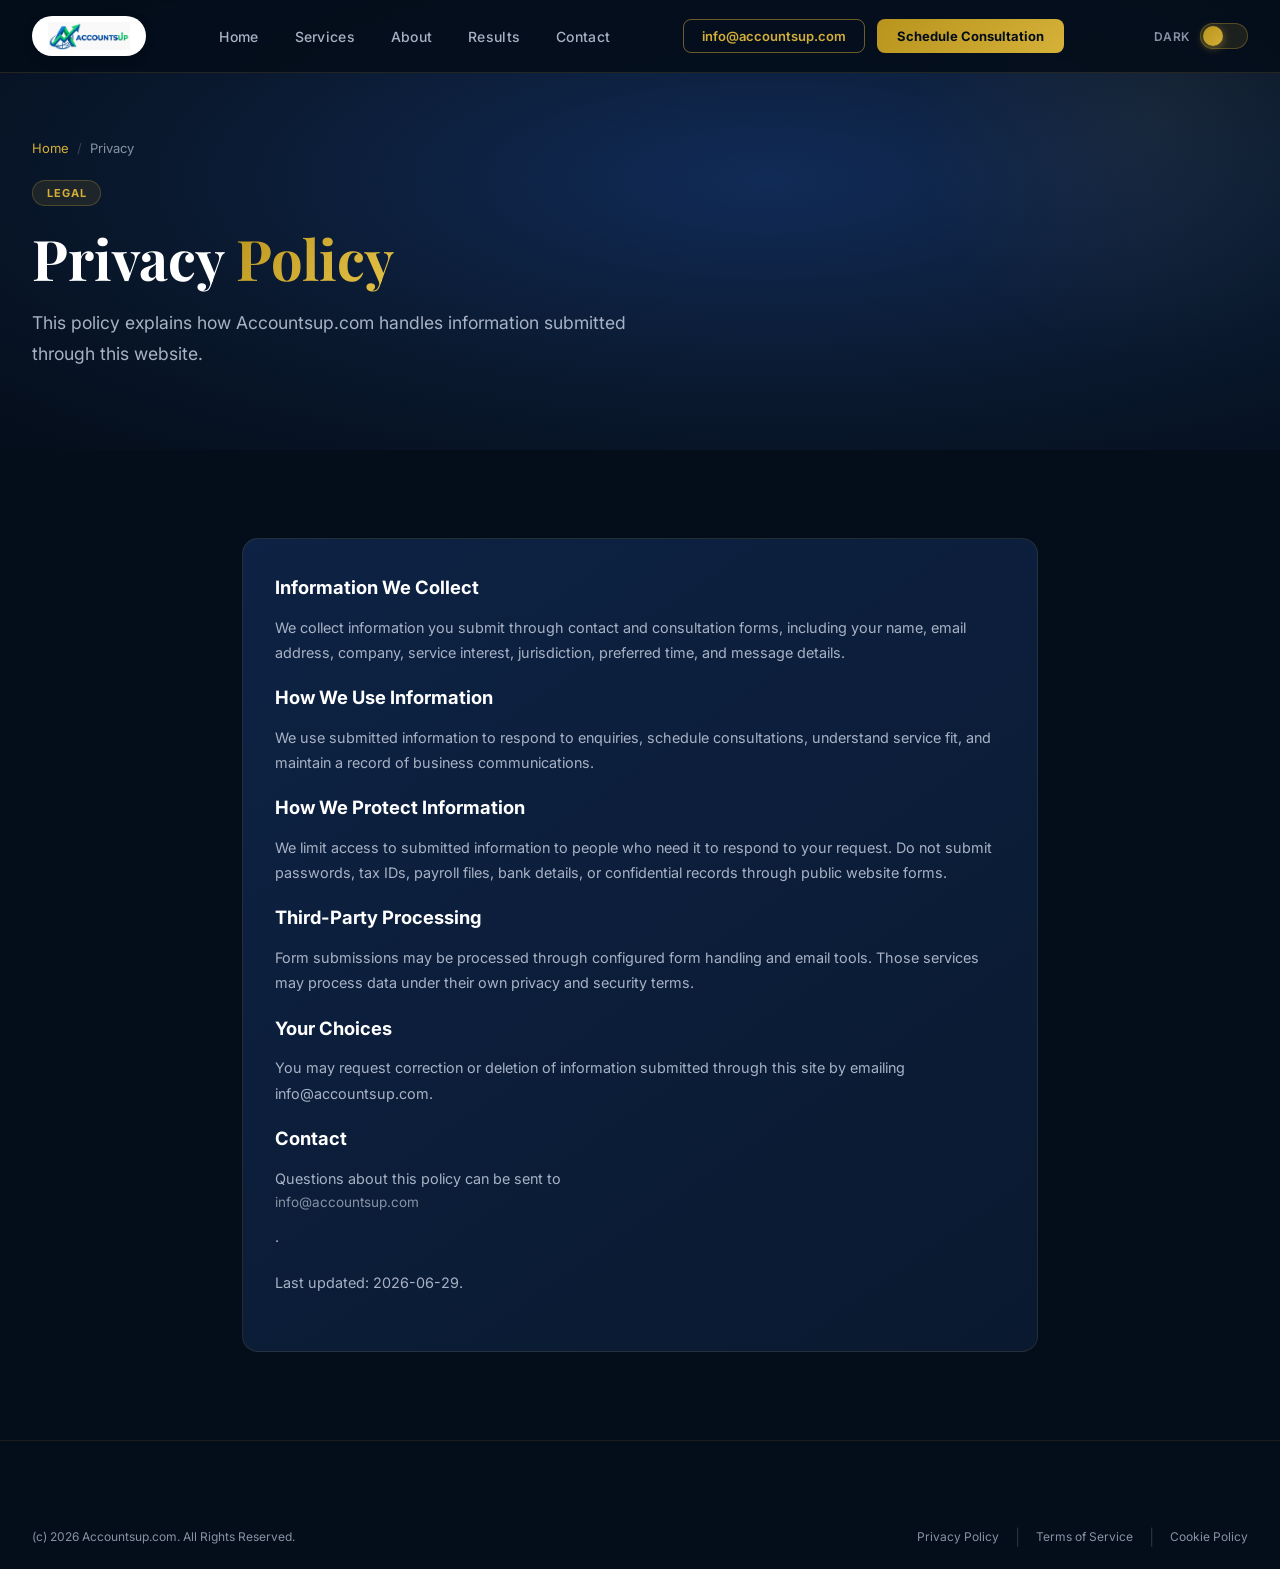
<file: privacy.html>
﻿<!DOCTYPE html>
<html lang="en">
<head>
<meta charset="UTF-8">
<meta name="viewport" content="width=device-width, initial-scale=1.0">
<meta name="description" content="Privacy Policy for Accountsup.com, including how consultation and contact form information is collected, used, and protected.">
<title>Privacy Policy | Accountsup.com</title>
<link rel="stylesheet" href="css/global.css">
</head>
<body>
<header id="main-nav">
  <div class="nav-inner">
    <a href="index.html" class="nav-logo">Accountsup</a>
    <nav class="nav-links" aria-label="Primary navigation">
      <a href="index.html" class="nav-link">Home</a>
      <a href="services.html" class="nav-link">Services</a>
      <a href="about.html" class="nav-link">About</a>
      <a href="performance.html" class="nav-link">Results</a>
      <a href="contact.html" class="nav-link">Contact</a>
    </nav>
    <div class="nav-actions">
      <a href="mailto:info@accountsup.com" class="btn-outline-sm">info@accountsup.com</a>
      <a href="consultation.html" class="btn-gold-sm">Schedule Consultation</a>
    </div>
  </div>
</header>
<main>
  <div class="page-hero">
    <div class="page-hero-inner">
      <div class="breadcrumb"><a href="index.html">Home</a><span class="breadcrumb-sep">/</span><span>Privacy</span></div>
      <div class="page-hero-chip">Legal</div>
      <h1>Privacy <span class="gold-gradient-text">Policy</span></h1>
      <p>This policy explains how Accountsup.com handles information submitted through this website.</p>
    </div>
  </div>
  <section class="section section-alt">
    <div class="section-inner" style="max-width:860px;">
      <div class="card">
        <h2 class="card-title">Information We Collect</h2>
        <p class="card-text">We collect information you submit through contact and consultation forms, including your name, email address, company, service interest, jurisdiction, preferred time, and message details.</p>
        <h2 class="card-title">How We Use Information</h2>
        <p class="card-text">We use submitted information to respond to enquiries, schedule consultations, understand service fit, and maintain a record of business communications.</p>
        <h2 class="card-title">How We Protect Information</h2>
        <p class="card-text">We limit access to submitted information to people who need it to respond to your request. Do not submit passwords, tax IDs, payroll files, bank details, or confidential records through public website forms.</p>
        <h2 class="card-title">Third-Party Processing</h2>
        <p class="card-text">Form submissions may be processed through configured form handling and email tools. Those services may process data under their own privacy and security terms.</p>
        <h2 class="card-title">Your Choices</h2>
        <p class="card-text">You may request correction or deletion of information submitted through this site by emailing info@accountsup.com.</p>
        <h2 class="card-title">Contact</h2>
        <p class="card-text">Questions about this policy can be sent to <a class="footer-link" href="mailto:info@accountsup.com">info@accountsup.com</a>.</p>
        <p class="card-text">Last updated: 2026-06-29.</p>
      </div>
    </div>
  </section>
</main>
<footer id="main-footer">
  <div class="footer-inner">
    <div class="footer-bottom"><p class="footer-legal">(c) 2026 Accountsup.com. All Rights Reserved.</p><div class="footer-policy-links"><a href="privacy.html">Privacy Policy</a><span>|</span><a href="terms.html">Terms of Service</a><span>|</span><a href="cookies.html">Cookie Policy</a></div></div>
  </div>
</footer>
<script src="js/nav.js"></script>
</body>
</html>
</file>
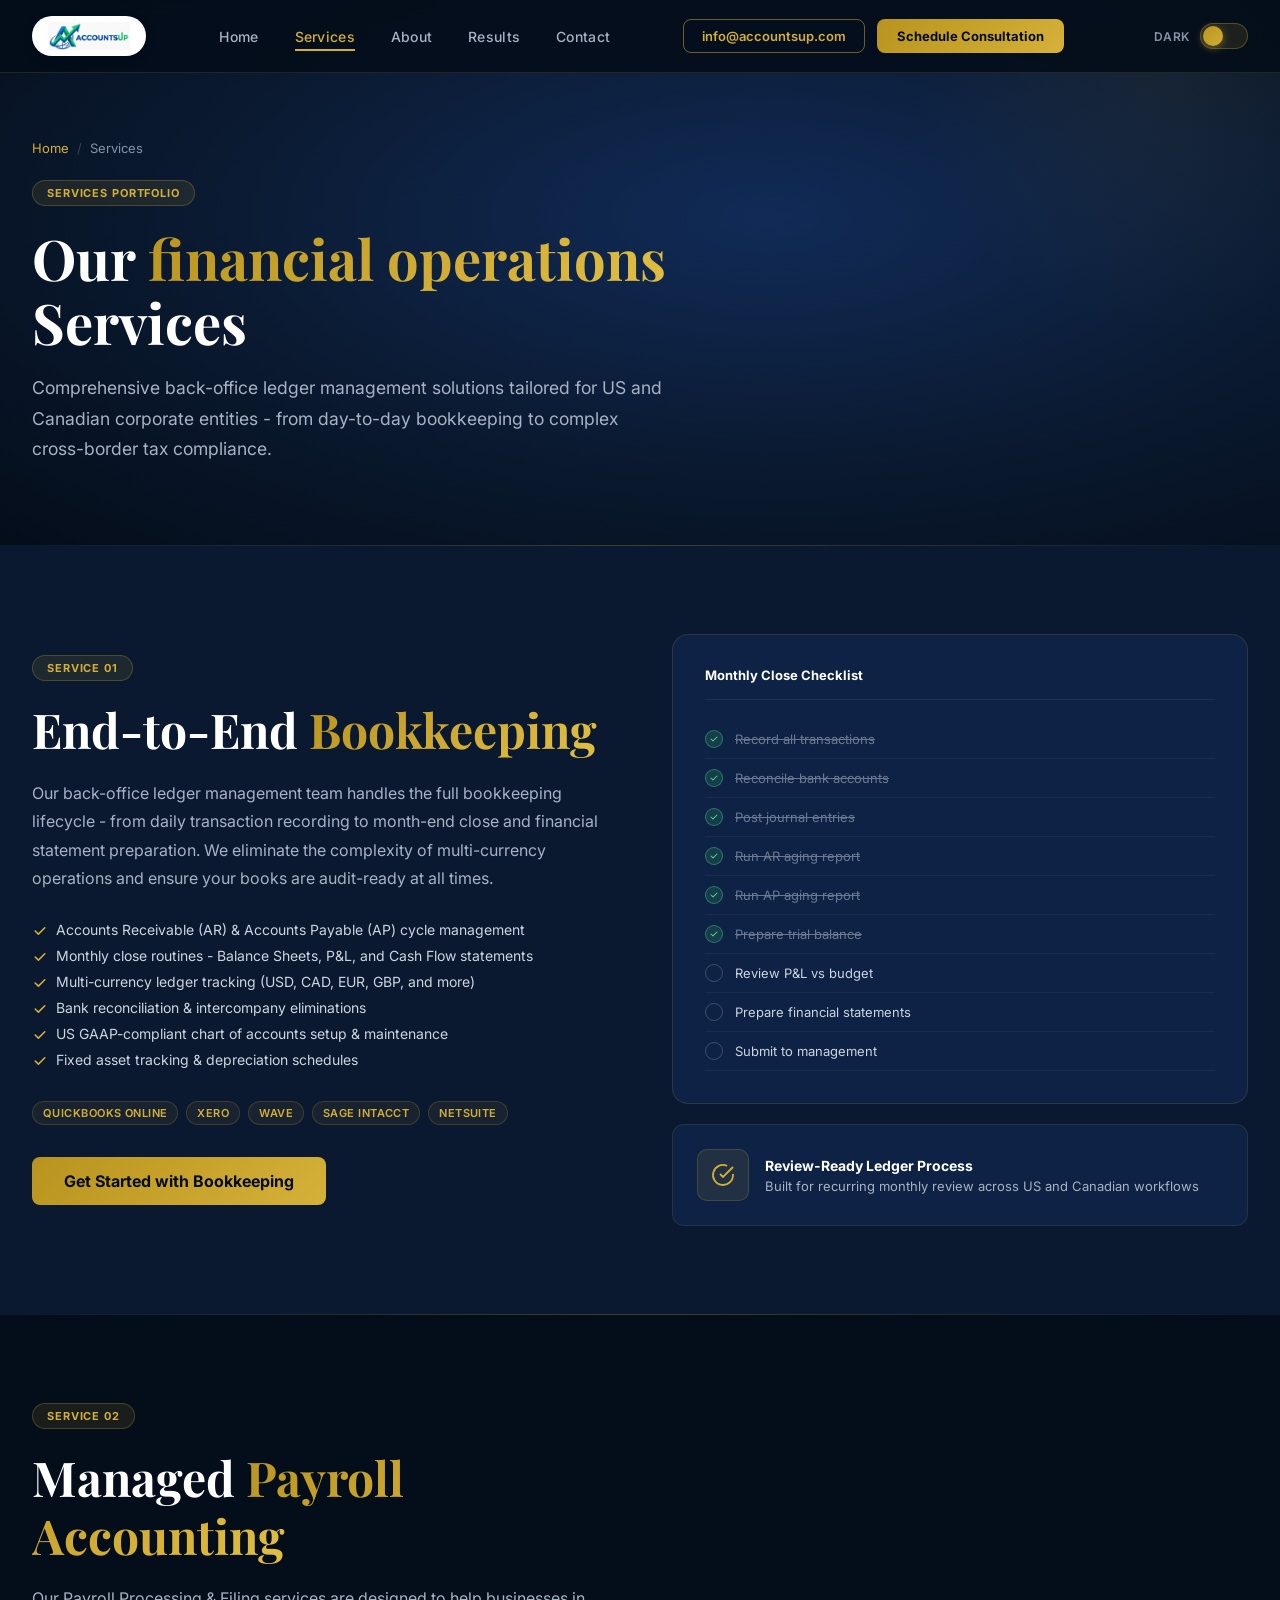
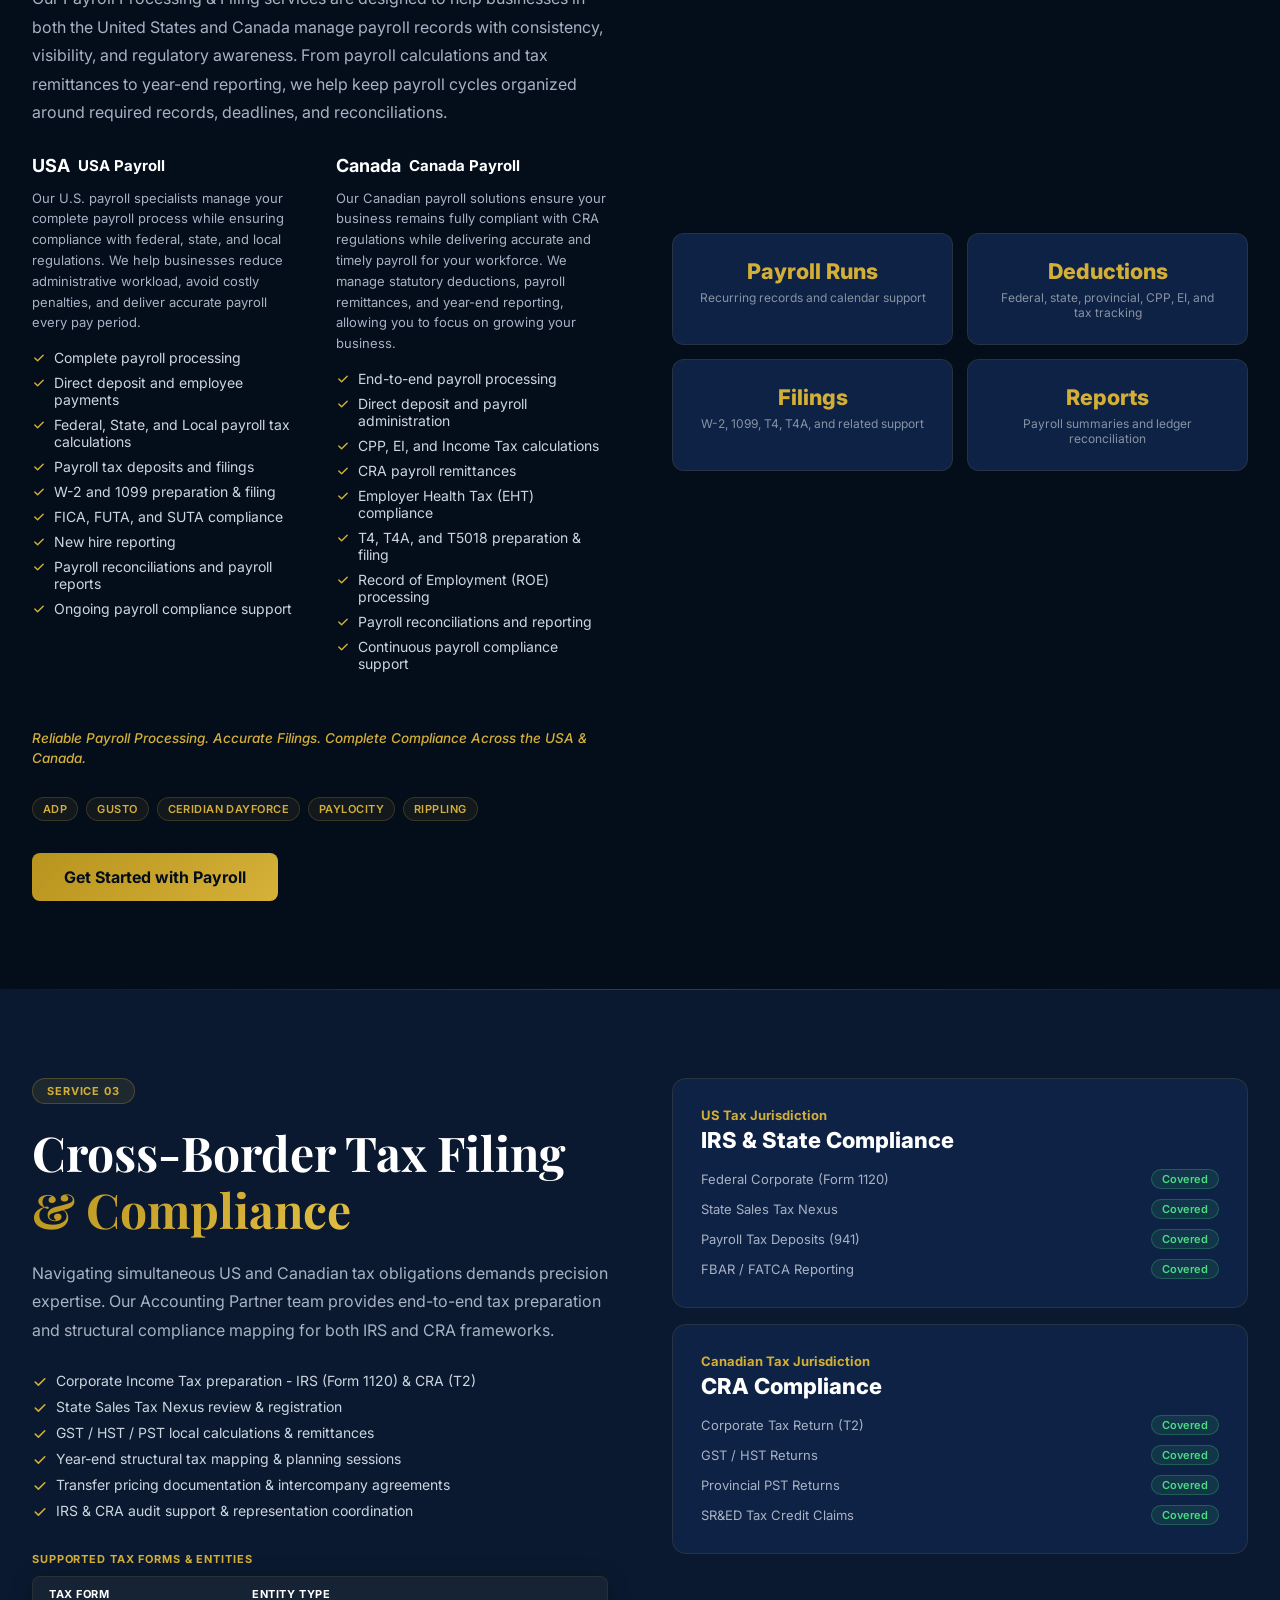
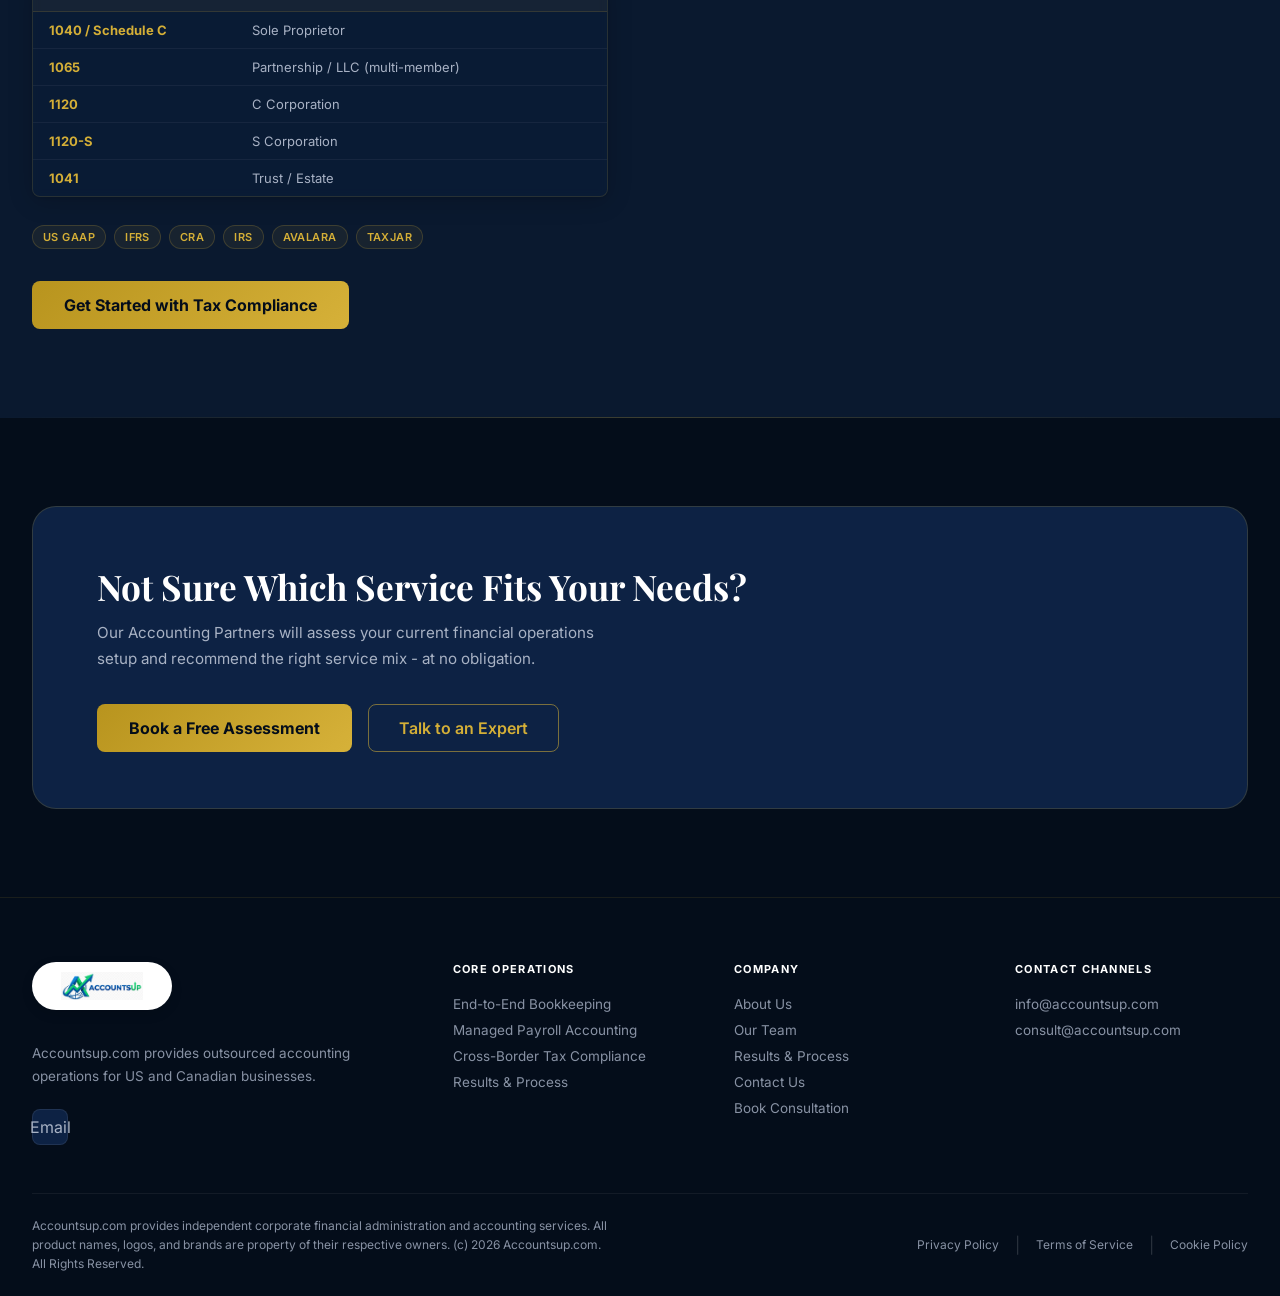
<file: services.html>
﻿<!DOCTYPE html>
<html lang="en">
<head>
<meta charset="UTF-8">
<meta name="viewport" content="width=device-width, initial-scale=1.0">
<meta name="description" content="Accountsup.com Services - End-to-End Bookkeeping, Managed Payroll Accounting, and Cross-Border Tax Filing & Compliance for US and Canadian corporations.">
<title>Services | Accountsup.com</title>
<link rel="stylesheet" href="css/global.css">
</head>
<body class="page-fade-in">

<header id="main-nav">
  <div class="nav-inner">
    <a href="index.html" class="nav-logo">Accountsup</a>
    <nav class="nav-links" aria-label="Primary navigation">
      <a href="index.html" class="nav-link" id="nav-home">Home</a>
      <a href="services.html" class="nav-link" id="nav-services">Services</a>
      <a href="about.html" class="nav-link" id="nav-about">About</a>
      <a href="performance.html" class="nav-link" id="nav-performance">Results</a>
      <a href="contact.html" class="nav-link" id="nav-contact">Contact</a>
    </nav>
    <div class="nav-actions">
      <a href="mailto:info@accountsup.com" class="btn-outline-sm">info@accountsup.com</a>
      <a href="consultation.html" class="btn-gold-sm" id="nav-consultation">Schedule Consultation</a>
    </div>
    <button class="hamburger" id="hamburger-btn" aria-label="Toggle menu">
      <span></span><span></span><span></span>
    </button>
  </div>
</header>

<div id="mobile-menu">
  <a href="index.html" class="mobile-nav-link" id="mob-nav-home">Home</a>
  <a href="services.html" class="mobile-nav-link" id="mob-nav-services">Services</a>
  <a href="about.html" class="mobile-nav-link" id="mob-nav-about">About</a>
  <a href="performance.html" class="mobile-nav-link" id="mob-nav-performance">Results</a>
  <a href="contact.html" class="mobile-nav-link" id="mob-nav-contact">Contact</a>
  <a href="consultation.html" class="mobile-cta" id="mob-nav-consultation">Schedule Consultation</a>
</div>

<main>

  <div class="page-hero">
    <div class="page-hero-inner">
      <div class="breadcrumb"><a href="index.html">Home</a><span class="breadcrumb-sep">/</span><span>Services</span></div>
      <div class="page-hero-chip">Services Portfolio</div>
      <h1>Our <span class="gold-gradient-text">financial operations</span><br>Services</h1>
      <p>Comprehensive back-office ledger management solutions tailored for US and Canadian corporate entities - from day-to-day bookkeeping to complex cross-border tax compliance.</p>
    </div>
  </div>

  <div class="section-divider"></div>

  <section class="section" id="bookkeeping">
    <div class="section-inner">
      <div style="display:grid;grid-template-columns:1fr 1fr;gap:64px;align-items:center;">
        <div class="reveal">
          <div class="section-chip" style="margin-bottom:20px;">Service 01</div>
          <h2 class="section-title" style="text-align:left;margin-bottom:20px;">End-to-End <span class="gold-gradient-text">Bookkeeping</span></h2>
          <p style="color:var(--slate-mid);line-height:1.78;margin-bottom:28px;">Our back-office ledger management team handles the full bookkeeping lifecycle - from daily transaction recording to month-end close and financial statement preparation. We eliminate the complexity of multi-currency operations and ensure your books are audit-ready at all times.</p>
          <ul class="card-list" style="margin-bottom:32px;">
            <li><svg width="16" height="16" viewBox="0 0 20 20" fill="var(--gold)"><path d="M16.707 5.293a1 1 0 010 1.414l-8 8a1 1 0 01-1.414 0l-4-4a1 1 0 011.414-1.414L8 12.586l7.293-7.293a1 1 0 011.414 0z"/></svg>Accounts Receivable (AR) &amp; Accounts Payable (AP) cycle management</li>
            <li><svg width="16" height="16" viewBox="0 0 20 20" fill="var(--gold)"><path d="M16.707 5.293a1 1 0 010 1.414l-8 8a1 1 0 01-1.414 0l-4-4a1 1 0 011.414-1.414L8 12.586l7.293-7.293a1 1 0 011.414 0z"/></svg>Monthly close routines - Balance Sheets, P&amp;L, and Cash Flow statements</li>
            <li><svg width="16" height="16" viewBox="0 0 20 20" fill="var(--gold)"><path d="M16.707 5.293a1 1 0 010 1.414l-8 8a1 1 0 01-1.414 0l-4-4a1 1 0 011.414-1.414L8 12.586l7.293-7.293a1 1 0 011.414 0z"/></svg>Multi-currency ledger tracking (USD, CAD, EUR, GBP, and more)</li>
            <li><svg width="16" height="16" viewBox="0 0 20 20" fill="var(--gold)"><path d="M16.707 5.293a1 1 0 010 1.414l-8 8a1 1 0 01-1.414 0l-4-4a1 1 0 011.414-1.414L8 12.586l7.293-7.293a1 1 0 011.414 0z"/></svg>Bank reconciliation &amp; intercompany eliminations</li>
            <li><svg width="16" height="16" viewBox="0 0 20 20" fill="var(--gold)"><path d="M16.707 5.293a1 1 0 010 1.414l-8 8a1 1 0 01-1.414 0l-4-4a1 1 0 011.414-1.414L8 12.586l7.293-7.293a1 1 0 011.414 0z"/></svg>US GAAP-compliant chart of accounts setup &amp; maintenance</li>
            <li><svg width="16" height="16" viewBox="0 0 20 20" fill="var(--gold)"><path d="M16.707 5.293a1 1 0 010 1.414l-8 8a1 1 0 01-1.414 0l-4-4a1 1 0 011.414-1.414L8 12.586l7.293-7.293a1 1 0 011.414 0z"/></svg>Fixed asset tracking &amp; depreciation schedules</li>
          </ul>
          <div style="display:flex;flex-wrap:wrap;gap:8px;margin-bottom:32px;">
            <span class="tech-badge">QuickBooks Online</span><span class="tech-badge">Xero</span><span class="tech-badge">Wave</span><span class="tech-badge">Sage Intacct</span><span class="tech-badge">NetSuite</span>
          </div>
          <a href="consultation.html" class="btn-gold" id="svc-bookkeeping-cta">Get Started with Bookkeeping</a>
        </div>
        <div class="reveal reveal-delay-2">
          <div style="background:var(--navy-800);border:1px solid rgba(212,175,55,0.15);border-radius:16px;padding:32px;">
            <div style="font-size:13px;font-weight:700;color:var(--white);margin-bottom:20px;padding-bottom:16px;border-bottom:1px solid rgba(255,255,255,0.07);">Monthly Close Checklist</div>
            <div id="checklist-items"></div>
          </div>
          <div style="margin-top:20px;background:var(--navy-800);border:1px solid rgba(212,175,55,0.12);border-radius:12px;padding:24px;display:flex;align-items:center;gap:16px;">
            <div style="width:52px;height:52px;background:rgba(212,175,55,0.1);border:1px solid rgba(212,175,55,0.2);border-radius:10px;display:flex;align-items:center;justify-content:center;flex-shrink:0;">
              <svg width="24" height="24" viewBox="0 0 24 24" fill="none" stroke="var(--gold)" stroke-width="1.8"><path d="M22 11.08V12a10 10 0 11-5.93-9.14"/><polyline points="22 4 12 14.01 9 11.01"/></svg>
            </div>
            <div>
              <div style="font-size:14px;font-weight:700;color:var(--white);margin-bottom:4px;">Review-Ready Ledger Process</div>
              <div style="font-size:13px;color:var(--slate-mid);">Built for recurring monthly review across US and Canadian workflows</div>
            </div>
          </div>
        </div>
      </div>
    </div>
  </section>

  <div class="section-divider"></div>

  <section class="section section-alt" id="payroll">
    <div class="section-inner">
      <div style="display:grid;grid-template-columns:1fr 1fr;gap:64px;align-items:center;">
        <div class="reveal" style="order:2;">
          <div style="display:grid;grid-template-columns:1fr 1fr;gap:14px;">
            <div style="background:var(--navy-800);border:1px solid rgba(212,175,55,0.12);border-radius:12px;padding:24px;text-align:center;">
              <div style="font-size:1.35rem;font-weight:800;color:var(--gold);margin-bottom:6px;">Payroll Runs</div>
              <div style="font-size:12px;color:var(--slate-soft);">Recurring records and calendar support</div>
            </div>
            <div style="background:var(--navy-800);border:1px solid rgba(212,175,55,0.12);border-radius:12px;padding:24px;text-align:center;">
              <div style="font-size:1.35rem;font-weight:800;color:var(--gold);margin-bottom:6px;">Deductions</div>
              <div style="font-size:12px;color:var(--slate-soft);">Federal, state, provincial, CPP, EI, and tax tracking</div>
            </div>
            <div style="background:var(--navy-800);border:1px solid rgba(212,175,55,0.12);border-radius:12px;padding:24px;text-align:center;">
              <div style="font-size:1.35rem;font-weight:800;color:var(--gold);margin-bottom:6px;">Filings</div>
              <div style="font-size:12px;color:var(--slate-soft);">W-2, 1099, T4, T4A, and related support</div>
            </div>
            <div style="background:var(--navy-800);border:1px solid rgba(212,175,55,0.12);border-radius:12px;padding:24px;text-align:center;">
              <div style="font-size:1.35rem;font-weight:800;color:var(--gold);margin-bottom:6px;">Reports</div>
              <div style="font-size:12px;color:var(--slate-soft);">Payroll summaries and ledger reconciliation</div>
            </div>
          </div>
        </div>
        <div class="reveal reveal-delay-1" style="order:1;">
          <div class="section-chip" style="margin-bottom:20px;">Service 02</div>
          <h2 class="section-title" style="text-align:left;margin-bottom:20px;">Managed <span class="gold-gradient-text">Payroll Accounting</span></h2>
          <p style="color:var(--slate-mid);line-height:1.78;margin-bottom:28px;">Our Payroll Processing &amp; Filing services are designed to help businesses in both the United States and Canada manage payroll records with consistency, visibility, and regulatory awareness. From payroll calculations and tax remittances to year-end reporting, we help keep payroll cycles organized around required records, deadlines, and reconciliations.</p>
          
          <div class="grid-2" style="gap:32px;margin-bottom:32px;margin-top:24px;">
            <div>
              <h3 style="font-size:15px;font-weight:700;color:var(--white);margin-bottom:12px;display:flex;align-items:center;gap:8px;">
                <span style="font-size:18px;">USA</span> USA Payroll
              </h3>
              <p style="font-size:13px;color:var(--slate-mid);line-height:1.6;margin-bottom:16px;">Our U.S. payroll specialists manage your complete payroll process while ensuring compliance with federal, state, and local regulations. We help businesses reduce administrative workload, avoid costly penalties, and deliver accurate payroll every pay period.</p>
              <ul class="card-list" style="font-size:13px;gap:8px;">
                <li><svg width="14" height="14" viewBox="0 0 20 20" fill="var(--gold)"><path d="M16.707 5.293a1 1 0 010 1.414l-8 8a1 1 0 01-1.414 0l-4-4a1 1 0 011.414-1.414L8 12.586l7.293-7.293a1 1 0 011.414 0z"/></svg>Complete payroll processing</li>
                <li><svg width="14" height="14" viewBox="0 0 20 20" fill="var(--gold)"><path d="M16.707 5.293a1 1 0 010 1.414l-8 8a1 1 0 01-1.414 0l-4-4a1 1 0 011.414-1.414L8 12.586l7.293-7.293a1 1 0 011.414 0z"/></svg>Direct deposit and employee payments</li>
                <li><svg width="14" height="14" viewBox="0 0 20 20" fill="var(--gold)"><path d="M16.707 5.293a1 1 0 010 1.414l-8 8a1 1 0 01-1.414 0l-4-4a1 1 0 011.414-1.414L8 12.586l7.293-7.293a1 1 0 011.414 0z"/></svg>Federal, State, and Local payroll tax calculations</li>
                <li><svg width="14" height="14" viewBox="0 0 20 20" fill="var(--gold)"><path d="M16.707 5.293a1 1 0 010 1.414l-8 8a1 1 0 01-1.414 0l-4-4a1 1 0 011.414-1.414L8 12.586l7.293-7.293a1 1 0 011.414 0z"/></svg>Payroll tax deposits and filings</li>
                <li><svg width="14" height="14" viewBox="0 0 20 20" fill="var(--gold)"><path d="M16.707 5.293a1 1 0 010 1.414l-8 8a1 1 0 01-1.414 0l-4-4a1 1 0 011.414-1.414L8 12.586l7.293-7.293a1 1 0 011.414 0z"/></svg>W-2 and 1099 preparation &amp; filing</li>
                <li><svg width="14" height="14" viewBox="0 0 20 20" fill="var(--gold)"><path d="M16.707 5.293a1 1 0 010 1.414l-8 8a1 1 0 01-1.414 0l-4-4a1 1 0 011.414-1.414L8 12.586l7.293-7.293a1 1 0 011.414 0z"/></svg>FICA, FUTA, and SUTA compliance</li>
                <li><svg width="14" height="14" viewBox="0 0 20 20" fill="var(--gold)"><path d="M16.707 5.293a1 1 0 010 1.414l-8 8a1 1 0 01-1.414 0l-4-4a1 1 0 011.414-1.414L8 12.586l7.293-7.293a1 1 0 011.414 0z"/></svg>New hire reporting</li>
                <li><svg width="14" height="14" viewBox="0 0 20 20" fill="var(--gold)"><path d="M16.707 5.293a1 1 0 010 1.414l-8 8a1 1 0 01-1.414 0l-4-4a1 1 0 011.414-1.414L8 12.586l7.293-7.293a1 1 0 011.414 0z"/></svg>Payroll reconciliations and payroll reports</li>
                <li><svg width="14" height="14" viewBox="0 0 20 20" fill="var(--gold)"><path d="M16.707 5.293a1 1 0 010 1.414l-8 8a1 1 0 01-1.414 0l-4-4a1 1 0 011.414-1.414L8 12.586l7.293-7.293a1 1 0 011.414 0z"/></svg>Ongoing payroll compliance support</li>
              </ul>
            </div>
            <div>
              <h3 style="font-size:15px;font-weight:700;color:var(--white);margin-bottom:12px;display:flex;align-items:center;gap:8px;">
                <span style="font-size:18px;">Canada</span> Canada Payroll
              </h3>
              <p style="font-size:13px;color:var(--slate-mid);line-height:1.6;margin-bottom:16px;">Our Canadian payroll solutions ensure your business remains fully compliant with CRA regulations while delivering accurate and timely payroll for your workforce. We manage statutory deductions, payroll remittances, and year-end reporting, allowing you to focus on growing your business.</p>
              <ul class="card-list" style="font-size:13px;gap:8px;">
                <li><svg width="14" height="14" viewBox="0 0 20 20" fill="var(--gold)"><path d="M16.707 5.293a1 1 0 010 1.414l-8 8a1 1 0 01-1.414 0l-4-4a1 1 0 011.414-1.414L8 12.586l7.293-7.293a1 1 0 011.414 0z"/></svg>End-to-end payroll processing</li>
                <li><svg width="14" height="14" viewBox="0 0 20 20" fill="var(--gold)"><path d="M16.707 5.293a1 1 0 010 1.414l-8 8a1 1 0 01-1.414 0l-4-4a1 1 0 011.414-1.414L8 12.586l7.293-7.293a1 1 0 011.414 0z"/></svg>Direct deposit and payroll administration</li>
                <li><svg width="14" height="14" viewBox="0 0 20 20" fill="var(--gold)"><path d="M16.707 5.293a1 1 0 010 1.414l-8 8a1 1 0 01-1.414 0l-4-4a1 1 0 011.414-1.414L8 12.586l7.293-7.293a1 1 0 011.414 0z"/></svg>CPP, EI, and Income Tax calculations</li>
                <li><svg width="14" height="14" viewBox="0 0 20 20" fill="var(--gold)"><path d="M16.707 5.293a1 1 0 010 1.414l-8 8a1 1 0 01-1.414 0l-4-4a1 1 0 011.414-1.414L8 12.586l7.293-7.293a1 1 0 011.414 0z"/></svg>CRA payroll remittances</li>
                <li><svg width="14" height="14" viewBox="0 0 20 20" fill="var(--gold)"><path d="M16.707 5.293a1 1 0 010 1.414l-8 8a1 1 0 01-1.414 0l-4-4a1 1 0 011.414-1.414L8 12.586l7.293-7.293a1 1 0 011.414 0z"/></svg>Employer Health Tax (EHT) compliance</li>
                <li><svg width="14" height="14" viewBox="0 0 20 20" fill="var(--gold)"><path d="M16.707 5.293a1 1 0 010 1.414l-8 8a1 1 0 01-1.414 0l-4-4a1 1 0 011.414-1.414L8 12.586l7.293-7.293a1 1 0 011.414 0z"/></svg>T4, T4A, and T5018 preparation &amp; filing</li>
                <li><svg width="14" height="14" viewBox="0 0 20 20" fill="var(--gold)"><path d="M16.707 5.293a1 1 0 010 1.414l-8 8a1 1 0 01-1.414 0l-4-4a1 1 0 011.414-1.414L8 12.586l7.293-7.293a1 1 0 011.414 0z"/></svg>Record of Employment (ROE) processing</li>
                <li><svg width="14" height="14" viewBox="0 0 20 20" fill="var(--gold)"><path d="M16.707 5.293a1 1 0 010 1.414l-8 8a1 1 0 01-1.414 0l-4-4a1 1 0 011.414-1.414L8 12.586l7.293-7.293a1 1 0 011.414 0z"/></svg>Payroll reconciliations and reporting</li>
                <li><svg width="14" height="14" viewBox="0 0 20 20" fill="var(--gold)"><path d="M16.707 5.293a1 1 0 010 1.414l-8 8a1 1 0 01-1.414 0l-4-4a1 1 0 011.414-1.414L8 12.586l7.293-7.293a1 1 0 011.414 0z"/></svg>Continuous payroll compliance support</li>
              </ul>
            </div>
          </div>

          <div style="margin-bottom:28px;font-size:13.5px;font-style:italic;color:var(--gold);font-weight:500;line-height:1.5;">
            Reliable Payroll Processing. Accurate Filings. Complete Compliance Across the USA &amp; Canada.
          </div>
          <div style="display:flex;flex-wrap:wrap;gap:8px;margin-bottom:32px;">
            <span class="tech-badge">ADP</span><span class="tech-badge">Gusto</span><span class="tech-badge">Ceridian Dayforce</span><span class="tech-badge">Paylocity</span><span class="tech-badge">Rippling</span>
          </div>
          <a href="consultation.html" class="btn-gold" id="svc-payroll-cta">Get Started with Payroll</a>
        </div>
      </div>
    </div>
  </section>

  <div class="section-divider"></div>

  <section class="section" id="tax">
    <div class="section-inner">
      <div style="display:grid;grid-template-columns:1fr 1fr;gap:64px;align-items:start;">
        <div class="reveal">
          <div class="section-chip" style="margin-bottom:20px;">Service 03</div>
          <h2 class="section-title" style="text-align:left;margin-bottom:20px;">Cross-Border Tax Filing <span class="gold-gradient-text">&amp; Compliance</span></h2>
          <p style="color:var(--slate-mid);line-height:1.78;margin-bottom:28px;">Navigating simultaneous US and Canadian tax obligations demands precision expertise. Our Accounting Partner team provides end-to-end tax preparation and structural compliance mapping for both IRS and CRA frameworks.</p>
          <ul class="card-list" style="margin-bottom:32px;">
            <li><svg width="16" height="16" viewBox="0 0 20 20" fill="var(--gold)"><path d="M16.707 5.293a1 1 0 010 1.414l-8 8a1 1 0 01-1.414 0l-4-4a1 1 0 011.414-1.414L8 12.586l7.293-7.293a1 1 0 011.414 0z"/></svg>Corporate Income Tax preparation - IRS (Form 1120) &amp; CRA (T2)</li>
            <li><svg width="16" height="16" viewBox="0 0 20 20" fill="var(--gold)"><path d="M16.707 5.293a1 1 0 010 1.414l-8 8a1 1 0 01-1.414 0l-4-4a1 1 0 011.414-1.414L8 12.586l7.293-7.293a1 1 0 011.414 0z"/></svg>State Sales Tax Nexus review &amp; registration</li>
            <li><svg width="16" height="16" viewBox="0 0 20 20" fill="var(--gold)"><path d="M16.707 5.293a1 1 0 010 1.414l-8 8a1 1 0 01-1.414 0l-4-4a1 1 0 011.414-1.414L8 12.586l7.293-7.293a1 1 0 011.414 0z"/></svg>GST / HST / PST local calculations &amp; remittances</li>
            <li><svg width="16" height="16" viewBox="0 0 20 20" fill="var(--gold)"><path d="M16.707 5.293a1 1 0 010 1.414l-8 8a1 1 0 01-1.414 0l-4-4a1 1 0 011.414-1.414L8 12.586l7.293-7.293a1 1 0 011.414 0z"/></svg>Year-end structural tax mapping &amp; planning sessions</li>
            <li><svg width="16" height="16" viewBox="0 0 20 20" fill="var(--gold)"><path d="M16.707 5.293a1 1 0 010 1.414l-8 8a1 1 0 01-1.414 0l-4-4a1 1 0 011.414-1.414L8 12.586l7.293-7.293a1 1 0 011.414 0z"/></svg>Transfer pricing documentation &amp; intercompany agreements</li>
            <li><svg width="16" height="16" viewBox="0 0 20 20" fill="var(--gold)"><path d="M16.707 5.293a1 1 0 010 1.414l-8 8a1 1 0 01-1.414 0l-4-4a1 1 0 011.414-1.414L8 12.586l7.293-7.293a1 1 0 011.414 0z"/></svg>IRS &amp; CRA audit support &amp; representation coordination</li>
          </ul>

          <div style="margin-top:28px;margin-bottom:28px;">
            <div style="font-size:11px;font-weight:700;color:var(--gold);text-transform:uppercase;letter-spacing:0.08em;margin-bottom:10px;">Supported Tax Forms &amp; Entities</div>
            <div style="border:1px solid rgba(212,175,55,0.15);border-radius:8px;overflow:hidden;background:rgba(13,34,68,0.3);backdrop-filter:blur(4px);box-shadow:var(--shadow-card);">
              <div style="display:grid;grid-template-columns:1.2fr 2fr;background:rgba(212,175,55,0.06);padding:10px 16px;font-size:11px;font-weight:700;color:var(--white);letter-spacing:0.05em;text-transform:uppercase;border-bottom:1px solid rgba(212,175,55,0.15);">
                <div>Tax Form</div>
                <div>Entity Type</div>
              </div>
              <div style="display:grid;grid-template-columns:1.2fr 2fr;padding:10px 16px;font-size:13px;border-bottom:1px solid rgba(255,255,255,0.05);align-items:center;">
                <div style="font-weight:700;color:var(--gold);">1040 / Schedule C</div>
                <div style="color:var(--slate-mid);">Sole Proprietor</div>
              </div>
              <div style="display:grid;grid-template-columns:1.2fr 2fr;padding:10px 16px;font-size:13px;border-bottom:1px solid rgba(255,255,255,0.05);align-items:center;">
                <div style="font-weight:700;color:var(--gold);">1065</div>
                <div style="color:var(--slate-mid);">Partnership / LLC (multi-member)</div>
              </div>
              <div style="display:grid;grid-template-columns:1.2fr 2fr;padding:10px 16px;font-size:13px;border-bottom:1px solid rgba(255,255,255,0.05);align-items:center;">
                <div style="font-weight:700;color:var(--gold);">1120</div>
                <div style="color:var(--slate-mid);">C Corporation</div>
              </div>
              <div style="display:grid;grid-template-columns:1.2fr 2fr;padding:10px 16px;font-size:13px;border-bottom:1px solid rgba(255,255,255,0.05);align-items:center;">
                <div style="font-weight:700;color:var(--gold);">1120-S</div>
                <div style="color:var(--slate-mid);">S Corporation</div>
              </div>
              <div style="display:grid;grid-template-columns:1.2fr 2fr;padding:10px 16px;font-size:13px;align-items:center;">
                <div style="font-weight:700;color:var(--gold);">1041</div>
                <div style="color:var(--slate-mid);">Trust / Estate</div>
              </div>
            </div>
          </div>

          <div style="display:flex;flex-wrap:wrap;gap:8px;margin-bottom:32px;">
            <span class="tech-badge">US GAAP</span><span class="tech-badge">IFRS</span><span class="tech-badge">CRA</span><span class="tech-badge">IRS</span><span class="tech-badge">Avalara</span><span class="tech-badge">TaxJar</span>
          </div>
          <a href="consultation.html" class="btn-gold" id="svc-tax-cta">Get Started with Tax Compliance</a>
        </div>
        <div class="reveal reveal-delay-2">
          <div style="display:flex;flex-direction:column;gap:16px;">
            <div style="background:var(--navy-800);border:1px solid rgba(212,175,55,0.12);border-radius:14px;padding:28px;">
              <div style="font-size:13px;font-weight:700;color:var(--gold);margin-bottom:4px;">US Tax Jurisdiction</div>
              <div style="font-size:22px;font-weight:800;color:var(--white);margin-bottom:16px;">IRS &amp; State Compliance</div>
              <div style="display:flex;flex-direction:column;gap:10px;">
                <div style="display:flex;justify-content:space-between;align-items:center;font-size:13px;"><span style="color:var(--slate-mid);">Federal Corporate (Form 1120)</span><span style="background:rgba(74,222,128,0.1);color:#4ade80;border:1px solid rgba(74,222,128,0.25);padding:2px 10px;border-radius:20px;font-size:11px;font-weight:600;">Covered</span></div>
                <div style="display:flex;justify-content:space-between;align-items:center;font-size:13px;"><span style="color:var(--slate-mid);">State Sales Tax Nexus</span><span style="background:rgba(74,222,128,0.1);color:#4ade80;border:1px solid rgba(74,222,128,0.25);padding:2px 10px;border-radius:20px;font-size:11px;font-weight:600;">Covered</span></div>
                <div style="display:flex;justify-content:space-between;align-items:center;font-size:13px;"><span style="color:var(--slate-mid);">Payroll Tax Deposits (941)</span><span style="background:rgba(74,222,128,0.1);color:#4ade80;border:1px solid rgba(74,222,128,0.25);padding:2px 10px;border-radius:20px;font-size:11px;font-weight:600;">Covered</span></div>
                <div style="display:flex;justify-content:space-between;align-items:center;font-size:13px;"><span style="color:var(--slate-mid);">FBAR / FATCA Reporting</span><span style="background:rgba(74,222,128,0.1);color:#4ade80;border:1px solid rgba(74,222,128,0.25);padding:2px 10px;border-radius:20px;font-size:11px;font-weight:600;">Covered</span></div>
              </div>
            </div>
            <div style="background:var(--navy-800);border:1px solid rgba(212,175,55,0.12);border-radius:14px;padding:28px;">
              <div style="font-size:13px;font-weight:700;color:var(--gold);margin-bottom:4px;">Canadian Tax Jurisdiction</div>
              <div style="font-size:22px;font-weight:800;color:var(--white);margin-bottom:16px;">CRA Compliance</div>
              <div style="display:flex;flex-direction:column;gap:10px;">
                <div style="display:flex;justify-content:space-between;align-items:center;font-size:13px;"><span style="color:var(--slate-mid);">Corporate Tax Return (T2)</span><span style="background:rgba(74,222,128,0.1);color:#4ade80;border:1px solid rgba(74,222,128,0.25);padding:2px 10px;border-radius:20px;font-size:11px;font-weight:600;">Covered</span></div>
                <div style="display:flex;justify-content:space-between;align-items:center;font-size:13px;"><span style="color:var(--slate-mid);">GST / HST Returns</span><span style="background:rgba(74,222,128,0.1);color:#4ade80;border:1px solid rgba(74,222,128,0.25);padding:2px 10px;border-radius:20px;font-size:11px;font-weight:600;">Covered</span></div>
                <div style="display:flex;justify-content:space-between;align-items:center;font-size:13px;"><span style="color:var(--slate-mid);">Provincial PST Returns</span><span style="background:rgba(74,222,128,0.1);color:#4ade80;border:1px solid rgba(74,222,128,0.25);padding:2px 10px;border-radius:20px;font-size:11px;font-weight:600;">Covered</span></div>
                <div style="display:flex;justify-content:space-between;align-items:center;font-size:13px;"><span style="color:var(--slate-mid);">SR&amp;ED Tax Credit Claims</span><span style="background:rgba(74,222,128,0.1);color:#4ade80;border:1px solid rgba(74,222,128,0.25);padding:2px 10px;border-radius:20px;font-size:11px;font-weight:600;">Covered</span></div>
              </div>
            </div>
          </div>
        </div>
      </div>
    </div>
  </section>

  <div class="section-divider"></div>

  <section class="section section-alt">
    <div class="section-inner">
      <div class="cta-banner reveal">
        <div>
          <h2>Not Sure Which Service Fits Your Needs?</h2>
          <p>Our Accounting Partners will assess your current financial operations setup and recommend the right service mix - at no obligation.</p>
        </div>
        <div class="cta-actions">
          <a href="consultation.html" class="btn-gold" id="services-cta-consult">Book a Free Assessment</a>
          <a href="contact.html" class="btn-outline" id="services-cta-contact">Talk to an Expert</a>
        </div>
      </div>
    </div>
  </section>

</main>

<footer id="main-footer">
  <div class="footer-inner">
    <div class="footer-grid">
      <div>
        <div class="nav-logo" style="margin-bottom:16px;width:140px;height:48px;">Accountsup</div>
        <p class="footer-brand-desc">Accountsup.com provides outsourced accounting operations for US and Canadian businesses.</p>
        <div class="footer-socials">
          <a href="mailto:info@accountsup.com" class="footer-social" aria-label="Email">Email</a>
        </div>
      </div>
      <div>
        <div class="footer-col-title">Core Operations</div>
        <a href="services.html#bookkeeping" class="footer-link">End-to-End Bookkeeping</a>
        <a href="services.html#payroll" class="footer-link">Managed Payroll Accounting</a>
        <a href="services.html#tax" class="footer-link">Cross-Border Tax Compliance</a>
        <a href="performance.html" class="footer-link">Results & Process</a>
      </div>
      <div>
        <div class="footer-col-title">Company</div>
        <a href="about.html" class="footer-link">About Us</a>
        <a href="about.html#team" class="footer-link">Our Team</a>
        <a href="performance.html" class="footer-link">Results & Process</a>
        <a href="contact.html" class="footer-link">Contact Us</a>
        <a href="consultation.html" class="footer-link">Book Consultation</a>
      </div>
      <div>
        <div class="footer-col-title">Contact Channels</div>
        <a href="mailto:info@accountsup.com" class="footer-link">info@accountsup.com</a>
        <a href="mailto:consult@accountsup.com" class="footer-link">consult@accountsup.com</a>
      </div>
    </div>
    <div class="footer-bottom">
      <p class="footer-legal">Accountsup.com provides independent corporate financial administration and accounting services. All product names, logos, and brands are property of their respective owners. (c) 2026 Accountsup.com. All Rights Reserved.</p>
      <div class="footer-policy-links"><a href="privacy.html">Privacy Policy</a><span>|</span><a href="terms.html">Terms of Service</a><span>|</span><a href="cookies.html">Cookie Policy</a></div>
    </div>
  </div>
</footer>

<button id="back-to-top" aria-label="Back to top">
  <svg width="20" height="20" viewBox="0 0 24 24" fill="none" stroke="#040d1a" stroke-width="2.8"><path d="M18 15l-6-6-6 6"/></svg>
</button>

<style>
@media (max-width:900px){
  [style*="grid-template-columns:1fr 1fr"]{grid-template-columns:1fr!important}
  [style*="order:2"]{order:1!important}
  [style*="order:1"]{order:2!important}
}
</style>
<script src="js/nav.js"></script>
<script>
document.addEventListener('DOMContentLoaded', function () {
  var items = [
    'Record all transactions', 'Reconcile bank accounts', 'Post journal entries',
    'Run AR aging report', 'Run AP aging report', 'Prepare trial balance',
    'Review P&L vs budget', 'Prepare financial statements', 'Submit to management'
  ];
  var container = document.getElementById('checklist-items');
  if (!container) return;
  items.forEach(function (item, i) {
    var checked = i < 6;
    var div = document.createElement('div');
    div.style.cssText = 'display:flex;align-items:center;gap:12px;padding:10px 0;border-bottom:1px solid rgba(255,255,255,0.05);font-size:13px;color:' + (checked ? 'var(--slate-mid)' : 'var(--slate-light)');
    div.innerHTML = checked
      ? '<div style="width:18px;height:18px;border-radius:50%;background:rgba(74,222,128,0.15);border:1.5px solid rgba(74,222,128,0.4);display:flex;align-items:center;justify-content:center;flex-shrink:0;"><svg width="10" height="10" viewBox="0 0 20 20" fill="#4ade80"><path d="M16.707 5.293a1 1 0 010 1.414l-8 8a1 1 0 01-1.414 0l-4-4a1 1 0 011.414-1.414L8 12.586l7.293-7.293a1 1 0 011.414 0z"/></svg></div><span style="text-decoration:line-through;opacity:.6;">' + item + '</span>'
      : '<div style="width:18px;height:18px;border-radius:50%;border:1.5px solid rgba(255,255,255,0.2);flex-shrink:0;"></div><span>' + item + '</span>';
    container.appendChild(div);
  });
});
</script>
</body>
</html>
</file>
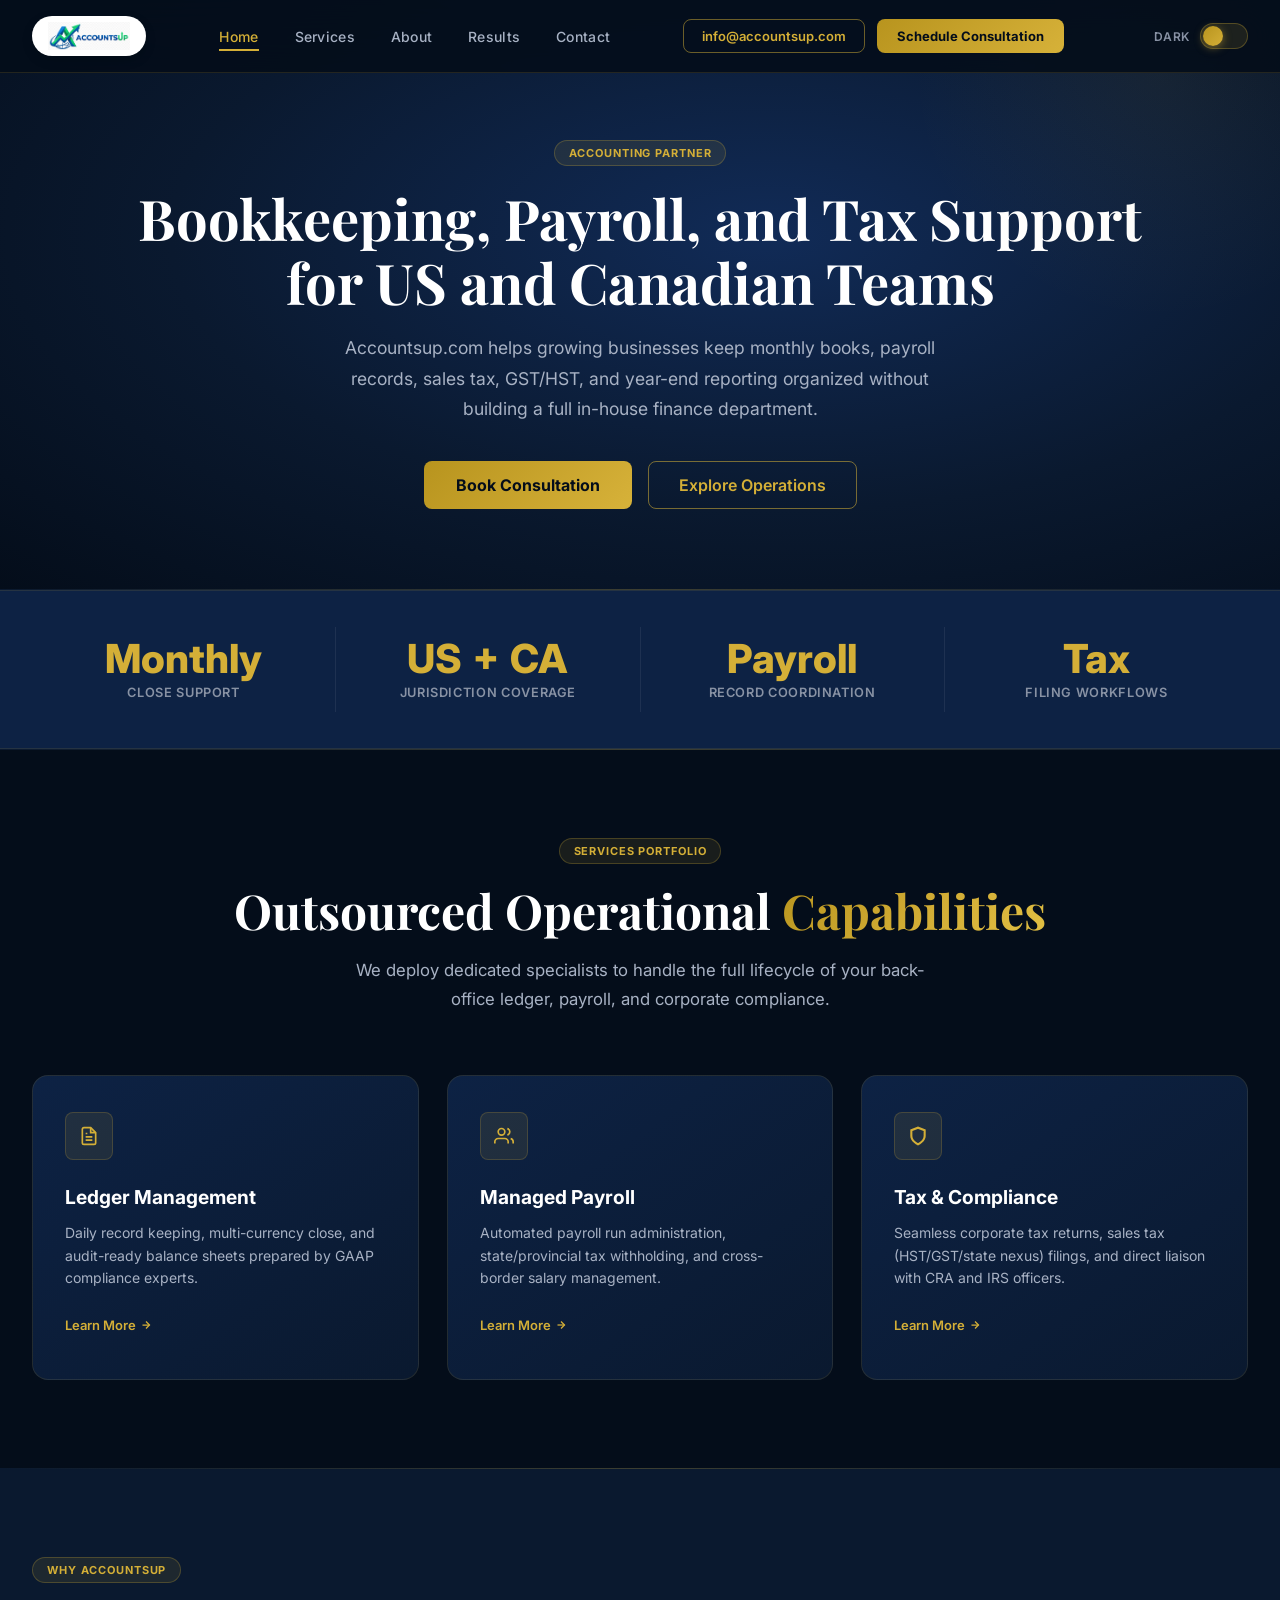
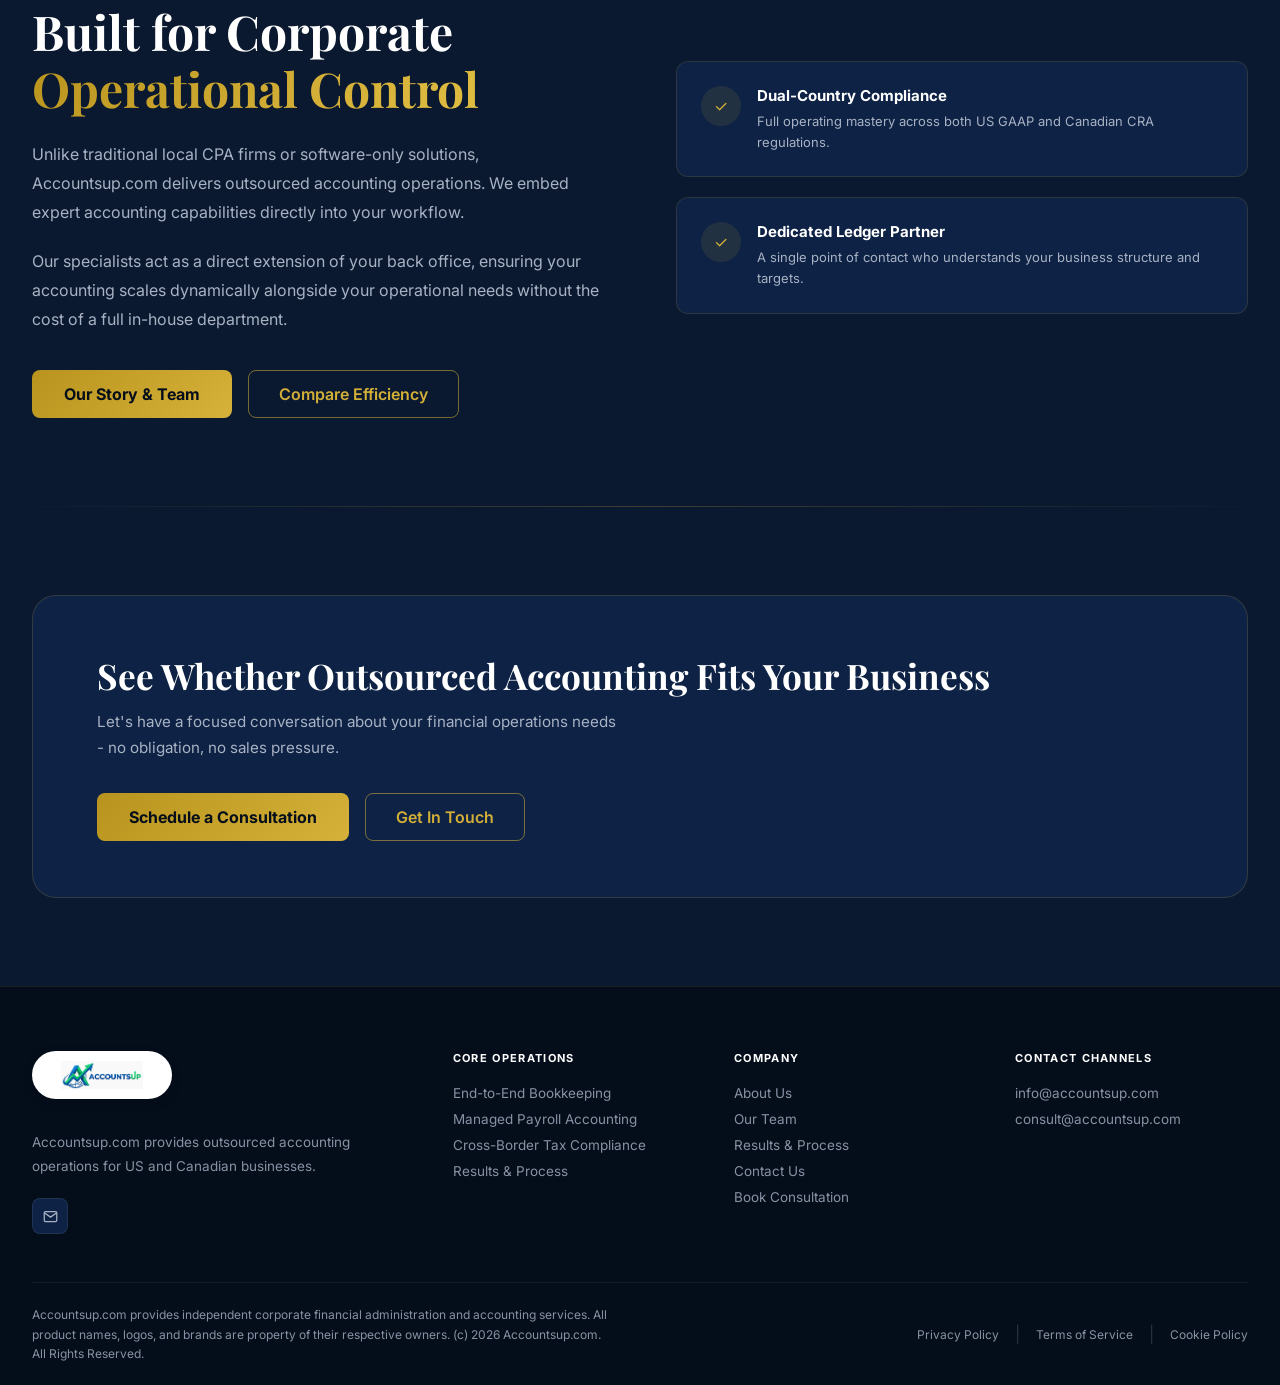
<file: submissions.html>
﻿<!DOCTYPE html>
<html>
<head>
  <meta charset="utf-8">
  <title>Redirecting...</title>
  <script>
    window.location.replace("index.html");
  </script>
</head>
<body>
  <p>Redirecting to <a href="index.html">Homepage</a>...</p>
</body>
</html>
</file>
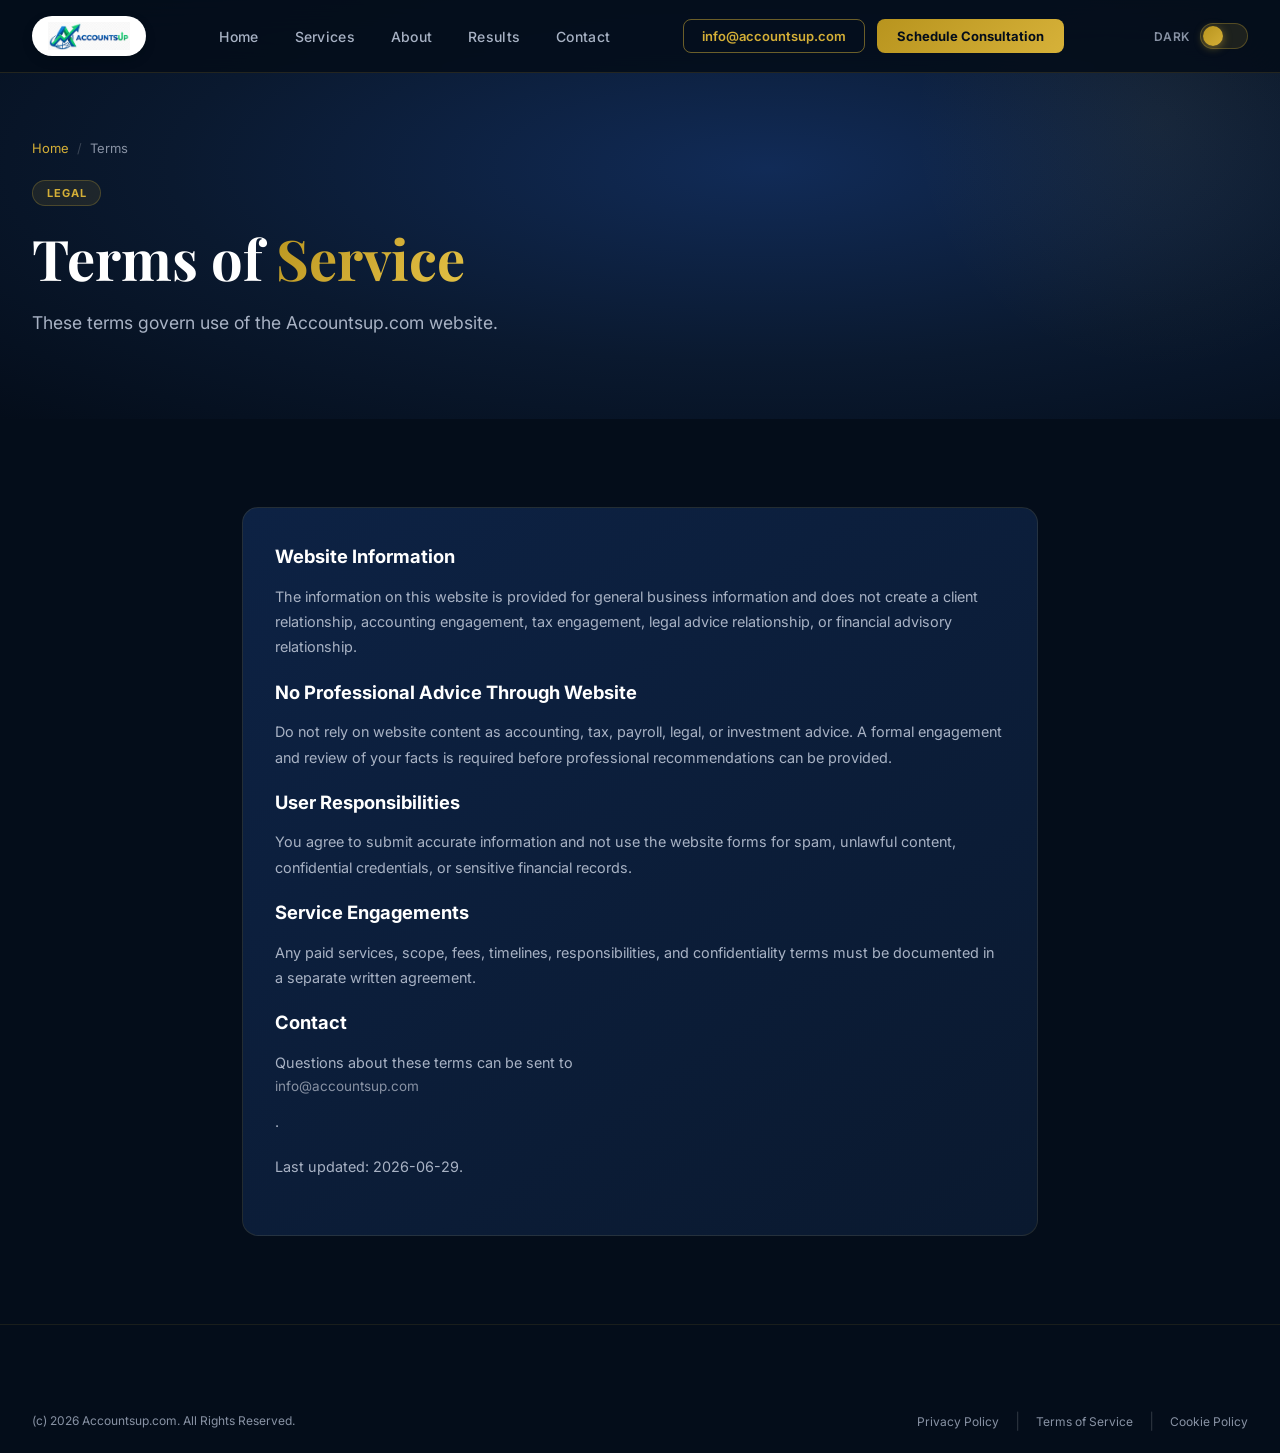
<file: terms.html>
﻿<!DOCTYPE html>
<html lang="en">
<head>
<meta charset="UTF-8">
<meta name="viewport" content="width=device-width, initial-scale=1.0">
<meta name="description" content="Terms of Service for using Accountsup.com and submitting consultation requests.">
<title>Terms of Service | Accountsup.com</title>
<link rel="stylesheet" href="css/global.css">
</head>
<body>
<header id="main-nav">
  <div class="nav-inner">
    <a href="index.html" class="nav-logo">Accountsup</a>
    <nav class="nav-links" aria-label="Primary navigation">
      <a href="index.html" class="nav-link">Home</a>
      <a href="services.html" class="nav-link">Services</a>
      <a href="about.html" class="nav-link">About</a>
      <a href="performance.html" class="nav-link">Results</a>
      <a href="contact.html" class="nav-link">Contact</a>
    </nav>
    <div class="nav-actions">
      <a href="mailto:info@accountsup.com" class="btn-outline-sm">info@accountsup.com</a>
      <a href="consultation.html" class="btn-gold-sm">Schedule Consultation</a>
    </div>
  </div>
</header>
<main>
  <div class="page-hero">
    <div class="page-hero-inner">
      <div class="breadcrumb"><a href="index.html">Home</a><span class="breadcrumb-sep">/</span><span>Terms</span></div>
      <div class="page-hero-chip">Legal</div>
      <h1>Terms of <span class="gold-gradient-text">Service</span></h1>
      <p>These terms govern use of the Accountsup.com website.</p>
    </div>
  </div>
  <section class="section section-alt">
    <div class="section-inner" style="max-width:860px;">
      <div class="card">
        <h2 class="card-title">Website Information</h2>
        <p class="card-text">The information on this website is provided for general business information and does not create a client relationship, accounting engagement, tax engagement, legal advice relationship, or financial advisory relationship.</p>
        <h2 class="card-title">No Professional Advice Through Website</h2>
        <p class="card-text">Do not rely on website content as accounting, tax, payroll, legal, or investment advice. A formal engagement and review of your facts is required before professional recommendations can be provided.</p>
        <h2 class="card-title">User Responsibilities</h2>
        <p class="card-text">You agree to submit accurate information and not use the website forms for spam, unlawful content, confidential credentials, or sensitive financial records.</p>
        <h2 class="card-title">Service Engagements</h2>
        <p class="card-text">Any paid services, scope, fees, timelines, responsibilities, and confidentiality terms must be documented in a separate written agreement.</p>
        <h2 class="card-title">Contact</h2>
        <p class="card-text">Questions about these terms can be sent to <a class="footer-link" href="mailto:info@accountsup.com">info@accountsup.com</a>.</p>
        <p class="card-text">Last updated: 2026-06-29.</p>
      </div>
    </div>
  </section>
</main>
<footer id="main-footer">
  <div class="footer-inner">
    <div class="footer-bottom"><p class="footer-legal">(c) 2026 Accountsup.com. All Rights Reserved.</p><div class="footer-policy-links"><a href="privacy.html">Privacy Policy</a><span>|</span><a href="terms.html">Terms of Service</a><span>|</span><a href="cookies.html">Cookie Policy</a></div></div>
  </div>
</footer>
<script src="js/nav.js"></script>
</body>
</html>
</file>
<file: css/global.css>
@import url('https://fonts.googleapis.com/css2?family=Inter:wght@300;400;500;600;700;800;900&family=Playfair+Display:wght@600;700;800&display=swap');

:root {
  --navy-950: #040d1a;
  --navy-900: #0A192F;
  --navy-800: #0d2244;
  --navy-700: #112b57;
  --navy-600: #163769;
  --gold: #D4AF37;
  --gold-light: #e8c84a;
  --gold-dark: #b8941e;
  --gold-pale: #f5e9b0;
  --slate-soft: #8892a4;
  --slate-mid: #a8b2c4;
  --slate-light: #cdd5e0;
  --white: #ffffff;
  --green-400: #4ade80;
  --font-sans: 'Inter', system-ui, sans-serif;
  --font-display: 'Playfair Display', Georgia, serif;
  --transition-base: all 0.3s cubic-bezier(0.25, 0.46, 0.45, 0.94);
  --shadow-card: 0 4px 24px rgba(0,0,0,0.18), 0 1px 4px rgba(0,0,0,0.12);
  --shadow-card-hover: 0 12px 40px rgba(0,0,0,0.32), 0 4px 12px rgba(0,0,0,0.18);
  --shadow-gold: 0 0 32px rgba(212,175,55,0.2);
  --radius-sm: 8px;
  --radius-md: 12px;
  --radius-lg: 16px;
  --radius-xl: 24px;
}

*, *::before, *::after { box-sizing: border-box; margin: 0; padding: 0; }
html { scroll-behavior: smooth; font-size: 16px; }
body {
  font-family: var(--font-sans);
  background: var(--navy-900);
  color: var(--slate-light);
  overflow-x: hidden;
  -webkit-font-smoothing: antialiased;
  -moz-osx-font-smoothing: grayscale;
}
a { text-decoration: none; color: inherit; }
img { max-width: 100%; display: block; }
ul { list-style: none; }
button { cursor: pointer; border: none; background: none; font-family: inherit; }
input, textarea, select { font-family: inherit; }

.page-fade-in { animation: pageFadeIn 0.5s ease both; }
@keyframes pageFadeIn { from { opacity: 0; transform: translateY(12px); } to { opacity: 1; transform: translateY(0); } }

/* ===== NAVIGATION ===== */
#main-nav {
  position: fixed;
  top: 0; left: 0; right: 0;
  z-index: 1000;
  background: rgba(4, 13, 26, 0.88);
  backdrop-filter: blur(20px);
  -webkit-backdrop-filter: blur(20px);
  border-bottom: 1px solid rgba(212, 175, 55, 0.15);
  transition: var(--transition-base), padding 0.3s ease;
}
#main-nav.scrolled {
  background: rgba(4, 13, 26, 0.97);
  box-shadow: 0 4px 32px rgba(4, 13, 26, 0.9);
}
.nav-inner {
  max-width: 1280px;
  margin: 0 auto;
  padding: 0 32px;
  height: 72px;
  display: flex;
  align-items: center;
  justify-content: space-between;
  gap: 24px;
}
.nav-logo {
  display: flex;
  align-items: center;
  justify-content: flex-start;
  width: 180px;
  height: 48px;
  border: none;
  flex-shrink: 0;
  transition: var(--transition-base);
  text-decoration: none;
}
.nav-logo:hover {
  opacity: 0.85;
}
.nav-logo-badge {
  background: #ffffff;
  padding: 6px 16px;
  border-radius: 99px;
  display: inline-flex;
  align-items: center;
  justify-content: center;
  height: 40px;
  width: auto;
  box-shadow: 0 4px 12px rgba(0, 0, 0, 0.12);
  transition: var(--transition-base);
}
.nav-logo-badge:hover {
  transform: translateY(-1px);
  box-shadow: 0 6px 16px rgba(0, 0, 0, 0.18);
  opacity: 1 !important;
}
.logo-img {
  height: 28px;
  width: auto;
  object-fit: contain;
  transition: var(--transition-base);
}
.nav-links {
  display: flex;
  align-items: center;
  gap: 36px;
}
.nav-link {
  color: var(--slate-mid);
  font-size: 14px;
  font-weight: 500;
  letter-spacing: 0.02em;
  position: relative;
  transition: color 0.2s ease;
  padding: 4px 0;
}
.nav-link::after {
  content: '';
  position: absolute;
  bottom: -2px; left: 0;
  width: 0; height: 1.5px;
  background: var(--gold);
  transition: width 0.3s ease;
}
.nav-link:hover { color: var(--gold); }
.nav-link:hover::after { width: 100%; }
.nav-link.active { color: var(--gold); }
.nav-link.active::after { width: 100%; }

.nav-actions { display: flex; align-items: center; gap: 12px; }
.btn-outline-sm {
  border: 1.5px solid rgba(212, 175, 55, 0.5);
  color: var(--gold);
  padding: 8px 18px;
  border-radius: var(--radius-sm);
  font-size: 13px;
  font-weight: 600;
  transition: var(--transition-base);
  white-space: nowrap;
}
.btn-outline-sm:hover {
  background: rgba(212, 175, 55, 0.1);
  border-color: var(--gold);
  box-shadow: 0 0 20px rgba(212, 175, 55, 0.15);
}
.btn-gold-sm {
  background: linear-gradient(135deg, var(--gold-dark), var(--gold), var(--gold-light));
  background-size: 200% auto;
  color: var(--navy-950);
  padding: 9px 20px;
  border-radius: var(--radius-sm);
  font-size: 13px;
  font-weight: 700;
  transition: var(--transition-base);
  white-space: nowrap;
}
.btn-gold-sm:hover {
  background-position: right center;
  box-shadow: 0 6px 24px rgba(212, 175, 55, 0.4);
  transform: translateY(-1px);
}

.hamburger {
  display: none;
  flex-direction: column;
  gap: 5px;
  padding: 6px;
  cursor: pointer;
}
.hamburger span {
  display: block;
  height: 2px;
  background: var(--gold);
  border-radius: 2px;
  transition: var(--transition-base);
}
.hamburger span:nth-child(1) { width: 24px; }
.hamburger span:nth-child(2) { width: 24px; }
.hamburger span:nth-child(3) { width: 16px; }
.hamburger.open span:nth-child(1) { transform: translateY(7px) rotate(45deg); }
.hamburger.open span:nth-child(2) { opacity: 0; transform: scaleX(0); }
.hamburger.open span:nth-child(3) { width: 24px; transform: translateY(-7px) rotate(-45deg); }

#mobile-menu {
  display: none;
  position: fixed;
  top: 72px; left: 0; right: 0;
  background: rgba(4, 13, 26, 0.98);
  backdrop-filter: blur(20px);
  border-bottom: 1px solid rgba(212, 175, 55, 0.15);
  padding: 20px 32px 28px;
  z-index: 999;
  animation: slideDown 0.3s ease;
}
@keyframes slideDown { from { opacity: 0; transform: translateY(-10px); } to { opacity: 1; transform: translateY(0); } }
#mobile-menu.open { display: block; }
.mobile-nav-link {
  display: block;
  color: var(--slate-mid);
  font-size: 15px;
  font-weight: 500;
  padding: 12px 0;
  border-bottom: 1px solid rgba(255,255,255,0.05);
  transition: color 0.2s ease;
}
.mobile-nav-link:hover, .mobile-nav-link.active { color: var(--gold); }
.mobile-cta {
  display: block;
  margin-top: 16px;
  background: linear-gradient(135deg, var(--gold-dark), var(--gold));
  color: var(--navy-950);
  text-align: center;
  padding: 13px;
  border-radius: var(--radius-sm);
  font-weight: 700;
  font-size: 14px;
}

/* ===== PAGE HERO / INNER BANNER ===== */
.page-hero {
  padding: 140px 0 80px;
  background: radial-gradient(ellipse at 60% 40%, #112b57 0%, var(--navy-900) 55%, var(--navy-950) 100%);
  position: relative;
  overflow: hidden;
}
.page-hero::before {
  content: '';
  position: absolute;
  top: -30%; right: -10%;
  width: 500px; height: 500px;
  background: radial-gradient(circle, rgba(212,175,55,0.06) 0%, transparent 70%);
  border-radius: 50%;
  pointer-events: none;
}
.page-hero-inner { max-width: 1280px; margin: 0 auto; padding: 0 32px; }
.page-hero-chip {
  display: inline-flex;
  align-items: center;
  gap: 6px;
  background: rgba(212, 175, 55, 0.1);
  border: 1px solid rgba(212, 175, 55, 0.25);
  border-radius: 20px;
  padding: 5px 14px;
  font-size: 11px;
  font-weight: 700;
  color: var(--gold);
  letter-spacing: 0.08em;
  text-transform: uppercase;
  margin-bottom: 20px;
}
.page-hero h1 {
  font-family: var(--font-display);
  font-size: clamp(2.4rem, 5vw, 3.5rem);
  font-weight: 700;
  color: var(--white);
  line-height: 1.15;
  margin-bottom: 18px;
}
.page-hero p {
  font-size: 1.1rem;
  color: var(--slate-mid);
  line-height: 1.75;
  max-width: 640px;
}
.gold-text { color: var(--gold); }
.gold-gradient-text {
  background: linear-gradient(135deg, var(--gold-dark), var(--gold), var(--gold-light), var(--gold));
  background-size: 200% auto;
  -webkit-background-clip: text;
  -webkit-text-fill-color: transparent;
  background-clip: text;
  animation: shimmer 3s linear infinite;
}
@keyframes shimmer { 0% { background-position: 0% center; } 100% { background-position: 200% center; } }

/* ===== SECTION LAYOUT ===== */
.section { padding: 88px 0; }
.section-alt { background: var(--navy-950); }
.section-inner { max-width: 1280px; margin: 0 auto; padding: 0 32px; }
.section-divider { height: 1px; background: linear-gradient(90deg, transparent, rgba(212,175,55,0.25), transparent); }
.section-header { text-align: center; margin-bottom: 60px; }
.section-chip {
  display: inline-flex;
  align-items: center;
  gap: 6px;
  background: rgba(212, 175, 55, 0.1);
  border: 1px solid rgba(212, 175, 55, 0.25);
  border-radius: 20px;
  padding: 5px 14px;
  font-size: 11px;
  font-weight: 700;
  color: var(--gold);
  letter-spacing: 0.08em;
  text-transform: uppercase;
  margin-bottom: 18px;
}
.section-title {
  font-family: var(--font-display);
  font-size: clamp(2rem, 4vw, 3rem);
  font-weight: 700;
  color: var(--white);
  line-height: 1.2;
  margin-bottom: 16px;
}
.section-subtitle {
  font-size: 1.05rem;
  color: var(--slate-mid);
  max-width: 580px;
  margin: 0 auto;
  line-height: 1.75;
}

/* ===== CARDS ===== */
.grid-3 { display: grid; grid-template-columns: repeat(3, 1fr); gap: 28px; }
.grid-2 { display: grid; grid-template-columns: repeat(2, 1fr); gap: 28px; }
.grid-4 { display: grid; grid-template-columns: repeat(4, 1fr); gap: 24px; }

.card {
  background: linear-gradient(145deg, var(--navy-800) 0%, var(--navy-900) 100%);
  border: 1px solid rgba(212, 175, 55, 0.12);
  border-radius: var(--radius-lg);
  padding: 36px 32px;
  position: relative;
  overflow: hidden;
  transition: var(--transition-base);
}
.card::before {
  content: '';
  position: absolute;
  top: 0; left: 0; right: 0;
  height: 2px;
  background: linear-gradient(90deg, transparent, var(--gold), transparent);
  opacity: 0;
  transition: opacity 0.4s ease;
}
.card:hover { transform: translateY(-6px); box-shadow: var(--shadow-card-hover); border-color: rgba(212, 175, 55, 0.3); }
.card:hover::before { opacity: 1; }

.card-icon {
  width: 56px; height: 56px;
  background: rgba(212, 175, 55, 0.08);
  border: 1px solid rgba(212, 175, 55, 0.2);
  border-radius: var(--radius-md);
  display: flex;
  align-items: center;
  justify-content: center;
  margin-bottom: 24px;
  flex-shrink: 0;
}
.card-label {
  font-size: 11px;
  font-weight: 700;
  color: rgba(212, 175, 55, 0.5);
  letter-spacing: 0.12em;
  text-transform: uppercase;
  margin-bottom: 8px;
}
.card-title {
  font-size: 1.15rem;
  font-weight: 700;
  color: var(--white);
  margin-bottom: 14px;
  line-height: 1.4;
}
.card-text {
  font-size: 0.9rem;
  color: var(--slate-mid);
  line-height: 1.75;
  margin-bottom: 20px;
}
.card-list { margin-bottom: 24px; }
.card-list li {
  display: flex;
  align-items: flex-start;
  gap: 8px;
  font-size: 0.875rem;
  color: var(--slate-light);
  margin-bottom: 8px;
}
.card-list li svg { flex-shrink: 0; margin-top: 2px; }
.card-footer {
  padding-top: 20px;
  border-top: 1px solid rgba(255,255,255,0.06);
  display: flex;
  flex-wrap: wrap;
  gap: 8px;
}

.tech-badge {
  background: rgba(212, 175, 55, 0.07);
  border: 1px solid rgba(212, 175, 55, 0.2);
  color: var(--gold);
  padding: 4px 10px;
  border-radius: 20px;
  font-size: 11px;
  font-weight: 600;
  letter-spacing: 0.04em;
  text-transform: uppercase;
  transition: var(--transition-base);
}
.tech-badge:hover { background: rgba(212, 175, 55, 0.15); }

/* ===== BUTTONS ===== */
.btn-gold {
  display: inline-flex;
  align-items: center;
  justify-content: center;
  gap: 8px;
  background: linear-gradient(135deg, var(--gold-dark), var(--gold), var(--gold-light));
  background-size: 200% auto;
  color: var(--navy-950);
  font-weight: 700;
  font-size: 1rem;
  padding: 14px 32px;
  border-radius: var(--radius-sm);
  transition: var(--transition-base);
  border: none;
  cursor: pointer;
  font-family: inherit;
}
.btn-gold:hover {
  background-position: right center;
  box-shadow: 0 8px 32px rgba(212, 175, 55, 0.42);
  transform: translateY(-2px);
}
.btn-outline {
  display: inline-flex;
  align-items: center;
  justify-content: center;
  gap: 8px;
  border: 1.5px solid rgba(212, 175, 55, 0.55);
  color: var(--gold);
  font-weight: 600;
  font-size: 1rem;
  padding: 13px 30px;
  border-radius: var(--radius-sm);
  transition: var(--transition-base);
  background: transparent;
  cursor: pointer;
  font-family: inherit;
}
.btn-outline:hover {
  background: rgba(212, 175, 55, 0.1);
  border-color: var(--gold);
  box-shadow: 0 0 20px rgba(212, 175, 55, 0.18);
}
.btn-sm { padding: 10px 22px; font-size: 0.875rem; }

/* ===== VALUE CARD ===== */
.value-card {
  background: rgba(13, 34, 68, 0.55);
  border: 1px solid rgba(212, 175, 55, 0.1);
  border-radius: var(--radius-md);
  padding: 32px 28px;
  display: flex;
  align-items: flex-start;
  gap: 20px;
  transition: var(--transition-base);
  backdrop-filter: blur(6px);
}
.value-card:hover {
  background: rgba(13, 34, 68, 0.9);
  border-color: rgba(212, 175, 55, 0.28);
  transform: translateY(-4px);
}
.value-card h3 { font-size: 1.05rem; font-weight: 700; color: var(--white); margin-bottom: 8px; }
.value-card p { font-size: 0.875rem; color: var(--slate-mid); line-height: 1.7; }

/* ===== STAT BAR ===== */
.stats-bar {
  display: flex;
  align-items: center;
  justify-content: center;
  gap: 0;
  flex-wrap: wrap;
  background: var(--navy-800);
  border-top: 1px solid rgba(212, 175, 55, 0.12);
  border-bottom: 1px solid rgba(212, 175, 55, 0.12);
  padding: 36px 32px;
}
.stat-item {
  text-align: center;
  flex: 1;
  min-width: 160px;
  padding: 12px 24px;
}
.stat-item + .stat-item { border-left: 1px solid rgba(255,255,255,0.07); }
.stat-number {
  font-size: 2.5rem;
  font-weight: 800;
  color: var(--gold);
  font-variant-numeric: tabular-nums;
  line-height: 1;
  margin-bottom: 6px;
}
.stat-label { font-size: 0.8rem; color: var(--slate-soft); letter-spacing: 0.05em; text-transform: uppercase; font-weight: 600; }

/* ===== FORMS ===== */
.form-group { margin-bottom: 22px; }
.form-label {
  display: block;
  font-size: 13px;
  font-weight: 600;
  color: var(--slate-light);
  margin-bottom: 8px;
}
.form-label .req { color: var(--gold); margin-left: 2px; }
.form-input, .form-select, .form-textarea {
  width: 100%;
  background: var(--navy-900);
  border: 1.5px solid rgba(255,255,255,0.1);
  border-radius: var(--radius-sm);
  padding: 12px 16px;
  font-size: 14px;
  color: var(--white);
  transition: border-color 0.2s ease, box-shadow 0.2s ease;
  outline: none;
  font-family: inherit;
}
.form-input::placeholder, .form-textarea::placeholder { color: rgba(136,146,164,0.5); }
.form-input:focus, .form-select:focus, .form-textarea:focus {
  border-color: rgba(212, 175, 55, 0.55);
  box-shadow: 0 0 0 3px rgba(212, 175, 55, 0.08);
}
.form-input.error, .form-select.error, .form-textarea.error {
  border-color: rgba(239, 68, 68, 0.7);
  box-shadow: 0 0 0 3px rgba(239, 68, 68, 0.08);
}
.form-select { appearance: none; cursor: pointer; color: var(--slate-mid); }
.form-select option { background: var(--navy-900); color: var(--white); }
.form-textarea { resize: vertical; min-height: 120px; line-height: 1.6; }
.form-error { font-size: 12px; color: #f87171; margin-top: 5px; display: none; }
.form-error.visible { display: block; }
.form-row { display: grid; grid-template-columns: 1fr 1fr; gap: 20px; }
.form-container {
  background: var(--navy-800);
  border: 1px solid rgba(212, 175, 55, 0.14);
  border-radius: var(--radius-xl);
  padding: 48px;
  box-shadow: var(--shadow-card);
}

/* ===== FOOTER ===== */
#main-footer {
  background: var(--navy-950);
  border-top: 1px solid rgba(212, 175, 55, 0.1);
  padding: 64px 0 0;
}
.footer-inner {
  max-width: 1280px;
  margin: 0 auto;
  padding: 0 32px;
}
.footer-grid {
  display: grid;
  grid-template-columns: 1.6fr 1fr 1fr 1fr;
  gap: 48px;
  padding-bottom: 48px;
  border-bottom: 1px solid rgba(255,255,255,0.06);
}
.footer-brand-desc { font-size: 13.5px; color: var(--slate-soft); line-height: 1.75; margin: 16px 0 20px; }
.footer-socials { display: flex; gap: 10px; }
.footer-social {
  width: 36px; height: 36px;
  background: var(--navy-800);
  border: 1px solid rgba(255,255,255,0.08);
  border-radius: var(--radius-sm);
  display: flex;
  align-items: center;
  justify-content: center;
  color: var(--slate-mid);
  transition: var(--transition-base);
}
.footer-social:hover { color: var(--gold); border-color: rgba(212,175,55,0.3); }
.footer-col-title {
  font-size: 11px;
  font-weight: 700;
  color: var(--white);
  letter-spacing: 0.12em;
  text-transform: uppercase;
  margin-bottom: 20px;
}
.footer-link {
  display: block;
  font-size: 13.5px;
  color: var(--slate-soft);
  margin-bottom: 10px;
  transition: color 0.2s ease;
}
.footer-link:hover { color: var(--gold); }
.footer-bottom {
  padding: 22px 0;
  display: flex;
  align-items: center;
  justify-content: space-between;
  flex-wrap: wrap;
  gap: 12px;
}
.footer-legal { font-size: 12px; color: var(--slate-soft); line-height: 1.6; max-width: 580px; }
.footer-policy-links { display: flex; align-items: center; gap: 16px; flex-shrink: 0; }
.footer-policy-links a { font-size: 12px; color: var(--slate-soft); transition: color 0.2s; }
.footer-policy-links a:hover { color: var(--gold); }
.footer-policy-links span { color: rgba(255,255,255,0.15); }

/* ===== BACK TO TOP ===== */
#back-to-top {
  position: fixed;
  bottom: 28px;
  right: 28px;
  width: 46px;
  height: 46px;
  background: linear-gradient(135deg, var(--gold-dark), var(--gold));
  border-radius: 50%;
  display: flex;
  align-items: center;
  justify-content: center;
  z-index: 500;
  cursor: pointer;
  box-shadow: 0 4px 20px rgba(212, 175, 55, 0.4);
  opacity: 0;
  transform: translateY(16px);
  transition: opacity 0.3s ease, transform 0.3s ease;
  border: none;
}
#back-to-top.visible { opacity: 1; transform: translateY(0); }
#back-to-top:hover { box-shadow: 0 8px 32px rgba(212, 175, 55, 0.55); transform: translateY(-3px); }

/* ===== CTA BANNER ===== */
.cta-banner {
  background: var(--navy-800);
  border: 1px solid rgba(212, 175, 55, 0.18);
  border-radius: var(--radius-xl);
  padding: 56px 64px;
  display: flex;
  align-items: center;
  justify-content: space-between;
  gap: 32px;
  flex-wrap: wrap;
}
.cta-banner h2 {
  font-family: var(--font-display);
  font-size: clamp(1.5rem, 3vw, 2.2rem);
  color: var(--white);
  font-weight: 700;
  margin-bottom: 10px;
}
.cta-banner p { font-size: 0.95rem; color: var(--slate-mid); line-height: 1.7; max-width: 520px; }
.cta-actions { display: flex; gap: 16px; flex-shrink: 0; flex-wrap: wrap; }

/* ===== BREADCRUMB ===== */
.breadcrumb {
  display: flex;
  align-items: center;
  gap: 8px;
  font-size: 13px;
  color: var(--slate-soft);
  margin-bottom: 24px;
}
.breadcrumb a { color: var(--gold); transition: opacity 0.2s; }
.breadcrumb a:hover { opacity: 0.8; }
.breadcrumb-sep { color: rgba(255,255,255,0.2); }

/* ===== SCROLL REVEAL ===== */
.reveal { opacity: 0; transform: translateY(28px); transition: opacity 0.65s ease, transform 0.65s ease; }
.reveal.revealed { opacity: 1; transform: translateY(0); }
.reveal-delay-1 { transition-delay: 0.1s; }
.reveal-delay-2 { transition-delay: 0.2s; }
.reveal-delay-3 { transition-delay: 0.3s; }
.reveal-delay-4 { transition-delay: 0.4s; }

/* ===== COMPLIANCE BADGE ===== */
.compliance-badge {
  display: flex;
  align-items: center;
  gap: 12px;
  background: var(--navy-800);
  border: 1px solid rgba(255,255,255,0.06);
  border-radius: var(--radius-sm);
  padding: 12px 16px;
  transition: var(--transition-base);
}
.compliance-badge:hover { border-color: rgba(212,175,55,0.25); }
.compliance-badge-icon {
  width: 32px; height: 32px;
  background: rgba(212, 175, 55, 0.1);
  border: 1px solid rgba(212, 175, 55, 0.2);
  border-radius: 6px;
  display: flex;
  align-items: center;
  justify-content: center;
  flex-shrink: 0;
}
.compliance-badge-title { font-size: 12px; font-weight: 600; color: var(--white); }
.compliance-badge-sub { font-size: 11px; color: var(--slate-soft); }

/* ===== SUCCESS STATE ===== */
.success-state {
  text-align: center;
  padding: 48px 24px;
  display: none;
}
.success-state.show { display: block; }
.success-icon {
  width: 72px; height: 72px;
  background: rgba(74, 222, 128, 0.1);
  border: 2px solid rgba(74, 222, 128, 0.35);
  border-radius: 50%;
  display: flex;
  align-items: center;
  justify-content: center;
  margin: 0 auto 24px;
}

/* ===== RESPONSIVE ===== */
@media (max-width: 1024px) {
  .footer-grid { grid-template-columns: 1fr 1fr; gap: 36px; }
  .grid-3 { grid-template-columns: 1fr 1fr; }
  .grid-4 { grid-template-columns: repeat(2, 1fr); }
  .cta-banner { padding: 40px; }
}
@media (max-width: 768px) {
  .nav-links, .nav-actions { display: none; }
  .hamburger { display: flex; }
  .nav-inner { padding: 0 20px; }
  .section { padding: 60px 0; }
  .section-inner { padding: 0 20px; }
  .page-hero { padding: 110px 0 56px; }
  .page-hero-inner { padding: 0 20px; }
  .grid-3, .grid-2 { grid-template-columns: 1fr; }
  .grid-4 { grid-template-columns: 1fr 1fr; }
  .footer-grid { grid-template-columns: 1fr; gap: 32px; }
  .footer-inner { padding: 0 20px; }
  .form-row { grid-template-columns: 1fr; }
  .form-container { padding: 28px 20px; }
  .cta-banner { padding: 32px 24px; flex-direction: column; }
  .stats-bar { gap: 0; }
  .stat-item { min-width: 130px; }
  .stat-number { font-size: 1.9rem; }
  .footer-bottom { flex-direction: column; text-align: center; }
}
@media (max-width: 480px) {
  .grid-4 { grid-template-columns: 1fr; }
  .stat-item + .stat-item { border-left: none; border-top: 1px solid rgba(255,255,255,0.07); }
}

/* ===== WHATSAPP FLOATING BUTTON ===== */
#whatsapp-btn {
  position: fixed;
  bottom: 84px;
  right: 28px;
  width: 52px;
  height: 52px;
  background: #25D366;
  border-radius: 50%;
  display: flex;
  align-items: center;
  justify-content: center;
  z-index: 500;
  cursor: pointer;
  box-shadow: 0 4px 20px rgba(37, 211, 102, 0.45);
  border: none;
  transition: transform 0.3s ease, box-shadow 0.3s ease;
  text-decoration: none;
  animation: waPulse 2.5s ease-in-out infinite;
}
#whatsapp-btn:hover {
  transform: scale(1.12) translateY(-2px);
  box-shadow: 0 10px 36px rgba(37, 211, 102, 0.6);
  animation: none;
}
#whatsapp-btn svg { flex-shrink: 0; }

#whatsapp-tooltip {
  position: fixed;
  bottom: 96px;
  right: 88px;
  background: #1a1a2e;
  color: #fff;
  font-size: 12px;
  font-weight: 600;
  padding: 7px 13px;
  border-radius: 8px;
  white-space: nowrap;
  z-index: 499;
  opacity: 0;
  transform: translateX(8px);
  transition: opacity 0.25s ease, transform 0.25s ease;
  pointer-events: none;
}
#whatsapp-tooltip::after {
  content: '';
  position: absolute;
  right: -5px;
  top: 50%;
  transform: translateY(-50%);
  width: 0; height: 0;
  border-top: 5px solid transparent;
  border-bottom: 5px solid transparent;
  border-left: 6px solid #1a1a2e;
}
#whatsapp-btn:hover + #whatsapp-tooltip,
#whatsapp-tooltip.show { opacity: 1; transform: translateX(0); }

@keyframes waPulse {
  0%, 100% { box-shadow: 0 4px 20px rgba(37,211,102,0.45); }
  50% { box-shadow: 0 4px 20px rgba(37,211,102,0.45), 0 0 0 10px rgba(37,211,102,0); }
}

/* ===== THEME TOGGLE BUTTON (Nav Bar) ===== */
#theme-toggle {
  width: 48px;
  height: 26px;
  background: rgba(212, 175, 55, 0.12);
  border: 1.5px solid rgba(212, 175, 55, 0.3);
  border-radius: 13px;
  cursor: pointer;
  transition: background 0.35s ease, border-color 0.35s ease;
  display: flex;
  align-items: center;
  padding: 2px;
  flex-shrink: 0;
  position: relative;
}
#theme-toggle:hover {
  background: rgba(212, 175, 55, 0.22);
  border-color: rgba(212, 175, 55, 0.6);
}
#theme-toggle-knob {
  width: 20px;
  height: 20px;
  border-radius: 50%;
  background: linear-gradient(135deg, var(--gold-dark), var(--gold));
  display: flex;
  align-items: center;
  justify-content: center;
  transition: transform 0.35s cubic-bezier(0.34, 1.56, 0.64, 1);
  box-shadow: 0 2px 8px rgba(212, 175, 55, 0.5);
  flex-shrink: 0;
}
body.light-theme #theme-toggle { background: rgba(10, 25, 47, 0.08); border-color: rgba(10, 25, 47, 0.22); }
body.light-theme #theme-toggle:hover { background: rgba(10, 25, 47, 0.14); }
body.light-theme #theme-toggle-knob { transform: translateX(22px); background: linear-gradient(135deg, #0A192F, #163769); }
body.light-theme #theme-toggle-knob svg.icon-moon { display: none; }
body.light-theme #theme-toggle-knob svg.icon-sun { display: flex; }
#theme-toggle-knob svg.icon-sun { display: none; }
#theme-toggle-knob svg.icon-moon { display: flex; }

/* Theme toggle tooltip */
#theme-toggle::after {
  content: attr(data-tooltip);
  position: absolute;
  top: calc(100% + 10px);
  right: 0;
  background: rgba(4, 13, 26, 0.92);
  color: #fff;
  font-size: 11px;
  font-weight: 600;
  padding: 5px 10px;
  border-radius: 6px;
  white-space: nowrap;
  opacity: 0;
  transform: translateY(-4px);
  transition: opacity 0.2s ease, transform 0.2s ease;
  pointer-events: none;
  letter-spacing: 0.03em;
  border: 1px solid rgba(212,175,55,0.15);
}
body.light-theme #theme-toggle::after { background: rgba(26,39,68,0.95); border-color: rgba(10,25,47,0.15); }
#theme-toggle:hover::after { opacity: 1; transform: translateY(0); }

/* Mobile theme toggle in mobile menu */
#mobile-theme-row {
  display: flex;
  align-items: center;
  justify-content: space-between;
  padding: 14px 0;
  border-bottom: 1px solid rgba(255,255,255,0.05);
}
body.light-theme #mobile-theme-row { border-bottom-color: rgba(10,25,47,0.06); }
#mobile-theme-label {
  font-size: 14px;
  font-weight: 500;
  color: var(--slate-mid);
}

/* ===== LIGHT THEME OVERRIDES ===== */
body.light-theme {
  background: #f0f4fa;
  color: #253555;
  --navy-950: #e2e8f2;
  --navy-900: #f0f4fa;
  --navy-800: #ffffff;
  --navy-700: #e8edf5;
  --navy-600: #d4dce8;
  --slate-soft: #607090;
  --slate-mid: #4a5a74;
  --slate-light: #2a3a54;
  --white: #1a2744;
  --shadow-card: 0 4px 24px rgba(10,25,47,0.10), 0 1px 4px rgba(10,25,47,0.06);
  --shadow-card-hover: 0 12px 40px rgba(10,25,47,0.16), 0 4px 12px rgba(10,25,47,0.10);
}

body.light-theme #main-nav {
  background: rgba(255, 255, 255, 0.92);
  border-bottom-color: rgba(10, 25, 47, 0.1);
}
body.light-theme #main-nav.scrolled {
  background: rgba(255, 255, 255, 0.99);
  box-shadow: 0 4px 24px rgba(10, 25, 47, 0.1);
}
body.light-theme .nav-link { color: #4a5a74; }
body.light-theme .nav-link:hover,
body.light-theme .nav-link.active { color: var(--gold-dark); }
body.light-theme .nav-link::after { background: var(--gold-dark); }
body.light-theme .nav-logo { color: rgba(180, 140, 20, 0.7); border-color: rgba(180, 140, 20, 0.4); }
body.light-theme .btn-outline-sm { border-color: rgba(180, 140, 20, 0.5); color: var(--gold-dark); }
body.light-theme .hamburger span { background: var(--gold-dark); }

body.light-theme #mobile-menu {
  background: rgba(255, 255, 255, 0.98);
  border-bottom-color: rgba(10, 25, 47, 0.1);
}
body.light-theme .mobile-nav-link { color: #4a5a74; border-bottom-color: rgba(10,25,47,0.06); }
body.light-theme .mobile-nav-link:hover, body.light-theme .mobile-nav-link.active { color: var(--gold-dark); }

body.light-theme .page-hero {
  background: linear-gradient(135deg, #dce6f5 0%, #e8edf5 40%, #f0f4fa 100%);
}
body.light-theme .page-hero h1 { color: #1a2744; }
body.light-theme .page-hero p { color: #4a5a74; }
body.light-theme .page-hero::before { background: radial-gradient(circle, rgba(212,175,55,0.08) 0%, transparent 70%); }

body.light-theme .section-alt { background: #e8edf5; }
body.light-theme .section-title { color: #1a2744; }
body.light-theme .section-subtitle { color: #4a5a74; }
body.light-theme .section-chip { background: rgba(180,140,20,0.1); border-color: rgba(180,140,20,0.25); color: var(--gold-dark); }
body.light-theme .section-divider { background: linear-gradient(90deg, transparent, rgba(10,25,47,0.12), transparent); }

body.light-theme .card {
  background: #ffffff;
  border-color: rgba(10, 25, 47, 0.1);
  box-shadow: 0 2px 16px rgba(10,25,47,0.07);
}
body.light-theme .card:hover {
  box-shadow: 0 12px 40px rgba(10,25,47,0.14);
  border-color: rgba(180, 140, 20, 0.35);
}
body.light-theme .card-title { color: #1a2744; }
body.light-theme .card-text { color: #4a5a74; }
body.light-theme .card-footer { border-top-color: rgba(10,25,47,0.07); }
body.light-theme .card-list li { color: #2a3a54; }

body.light-theme .value-card {
  background: rgba(255, 255, 255, 0.85);
  border-color: rgba(10, 25, 47, 0.1);
}
body.light-theme .value-card:hover { background: #ffffff; border-color: rgba(180,140,20,0.3); }
body.light-theme .value-card h3 { color: #1a2744; }
body.light-theme .value-card p { color: #4a5a74; }

body.light-theme .stats-bar { background: #ffffff; border-color: rgba(10,25,47,0.08); }
body.light-theme .stat-item + .stat-item { border-left-color: rgba(10,25,47,0.08); }
body.light-theme .stat-label { color: #607090; }

body.light-theme .form-input,
body.light-theme .form-select,
body.light-theme .form-textarea {
  background: #f8fafc;
  border-color: rgba(10, 25, 47, 0.15);
  color: #1a2744;
}
body.light-theme .form-input::placeholder,
body.light-theme .form-textarea::placeholder { color: rgba(74, 90, 116, 0.45); }
body.light-theme .form-input:focus,
body.light-theme .form-select:focus,
body.light-theme .form-textarea:focus {
  border-color: rgba(180, 140, 20, 0.55);
  box-shadow: 0 0 0 3px rgba(180, 140, 20, 0.08);
}
body.light-theme .form-select { color: #4a5a74; }
body.light-theme .form-select option { background: #ffffff; color: #1a2744; }
body.light-theme .form-label { color: #2a3a54; }
body.light-theme .form-container { background: #ffffff; border-color: rgba(10,25,47,0.1); }

body.light-theme .cta-banner { background: #ffffff; border-color: rgba(10,25,47,0.1); }
body.light-theme .cta-banner h2 { color: #1a2744; }
body.light-theme .cta-banner p { color: #4a5a74; }

body.light-theme .btn-outline {
  border-color: rgba(180,140,20,0.55);
  color: var(--gold-dark);
}
body.light-theme .btn-outline:hover { background: rgba(180,140,20,0.08); }

body.light-theme #main-footer {
  background: #e2e8f2;
  border-top-color: rgba(10, 25, 47, 0.1);
}
body.light-theme .footer-brand-desc { color: #607090; }
body.light-theme .footer-social { background: #ffffff; border-color: rgba(10,25,47,0.1); color: #607090; }
body.light-theme .footer-col-title { color: #1a2744; }
body.light-theme .footer-link { color: #607090; }
body.light-theme .footer-legal { color: #607090; }
body.light-theme .footer-policy-links a { color: #607090; }
body.light-theme .footer-policy-links span { color: rgba(10,25,47,0.15); }
body.light-theme .footer-grid { border-bottom-color: rgba(10,25,47,0.08); }

body.light-theme .compliance-badge { background: #ffffff; border-color: rgba(10,25,47,0.08); }
body.light-theme .compliance-badge-title { color: #1a2744; }
body.light-theme .compliance-badge-sub { color: #607090; }

body.light-theme .breadcrumb { color: #607090; }
body.light-theme .breadcrumb-sep { color: rgba(10,25,47,0.2); }
body.light-theme .breadcrumb a { color: var(--gold-dark); }

body.light-theme .tech-badge { background: rgba(180,140,20,0.08); border-color: rgba(180,140,20,0.2); color: var(--gold-dark); }
body.light-theme .gold-gradient-text {
  background: linear-gradient(135deg, #a07818, #c8a020, #d4af37, #c8a020);
  background-size: 200% auto;
  -webkit-background-clip: text;
  -webkit-text-fill-color: transparent;
  background-clip: text;
}
body.light-theme .gold-text { color: var(--gold-dark); }

body.light-theme #back-to-top { box-shadow: 0 4px 20px rgba(180,140,20,0.35); }

body.light-theme #whatsapp-tooltip { background: #1a2744; }
body.light-theme #whatsapp-tooltip::after { border-left-color: #1a2744; }
body.light-theme #theme-label { color: #607090; }

@media (max-width: 480px) {
  #theme-label { display: none; }
  #whatsapp-tooltip { display: none; }
}
</file>
